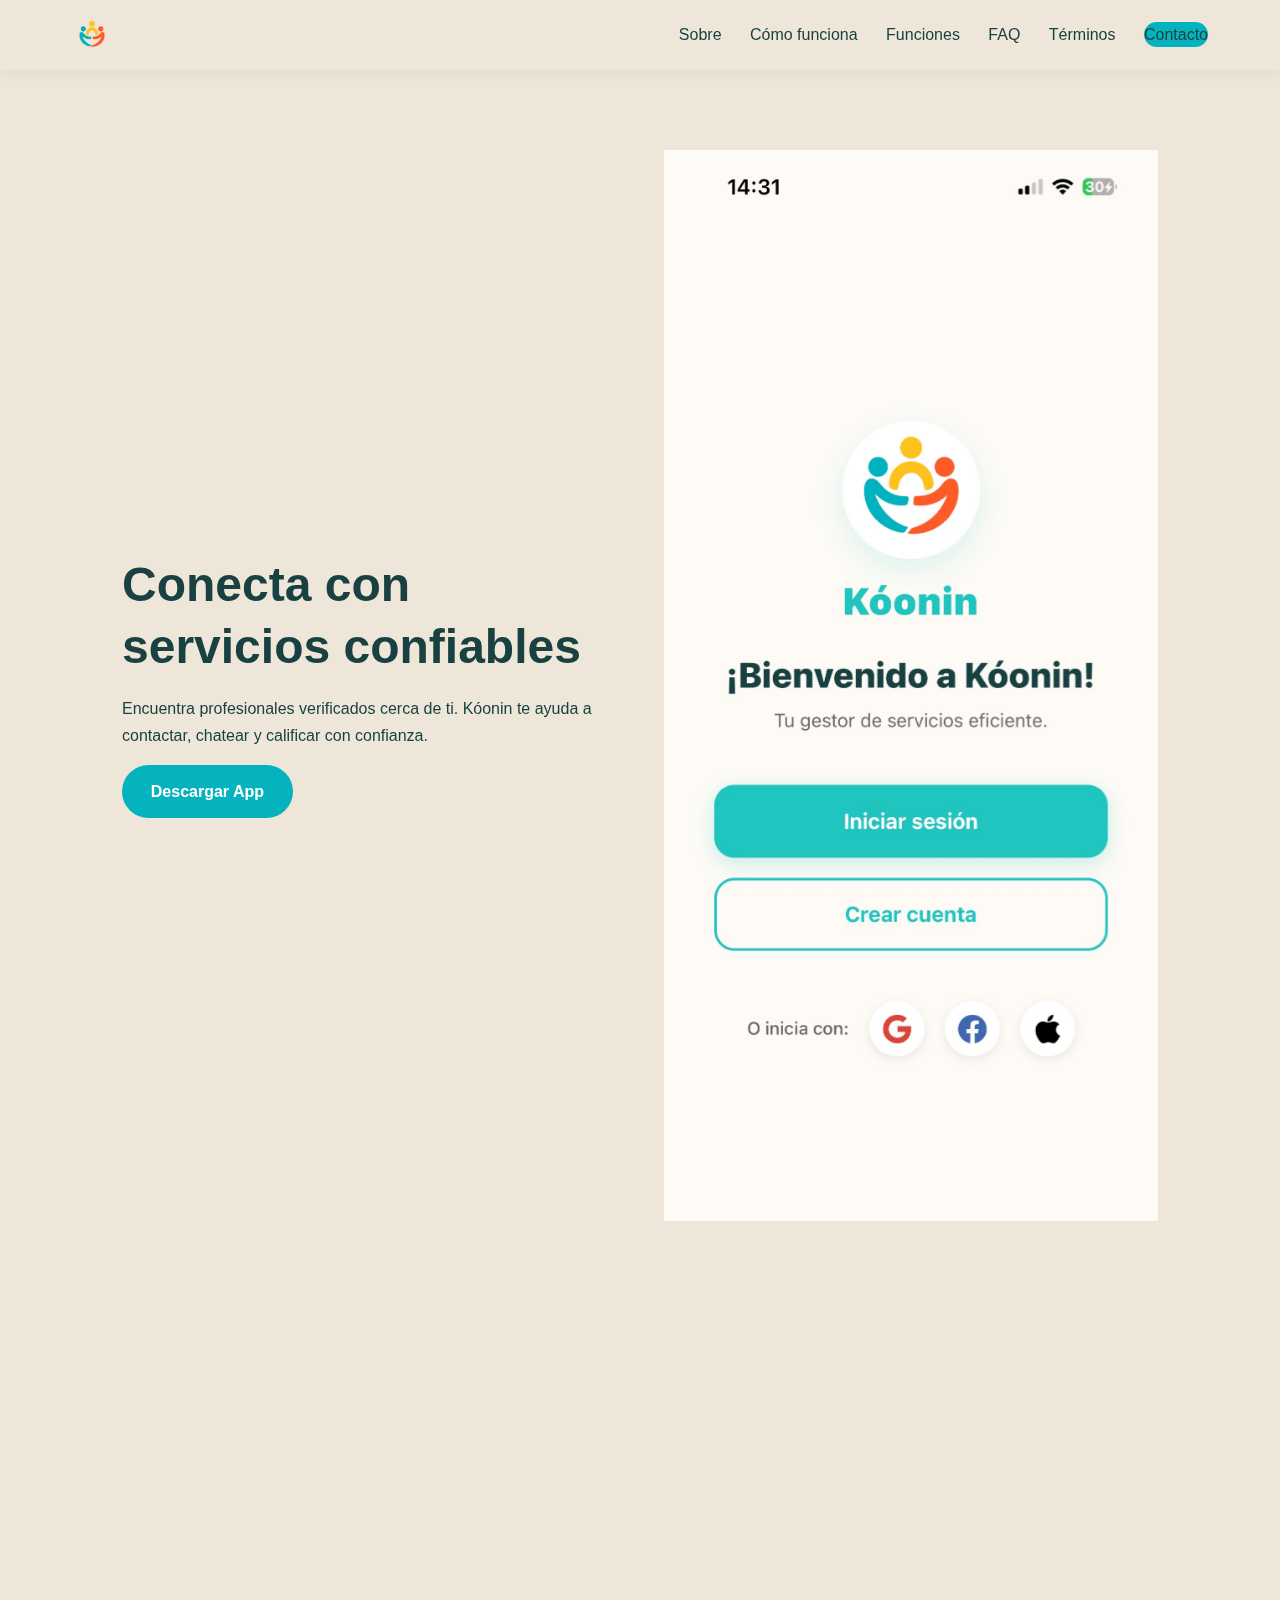
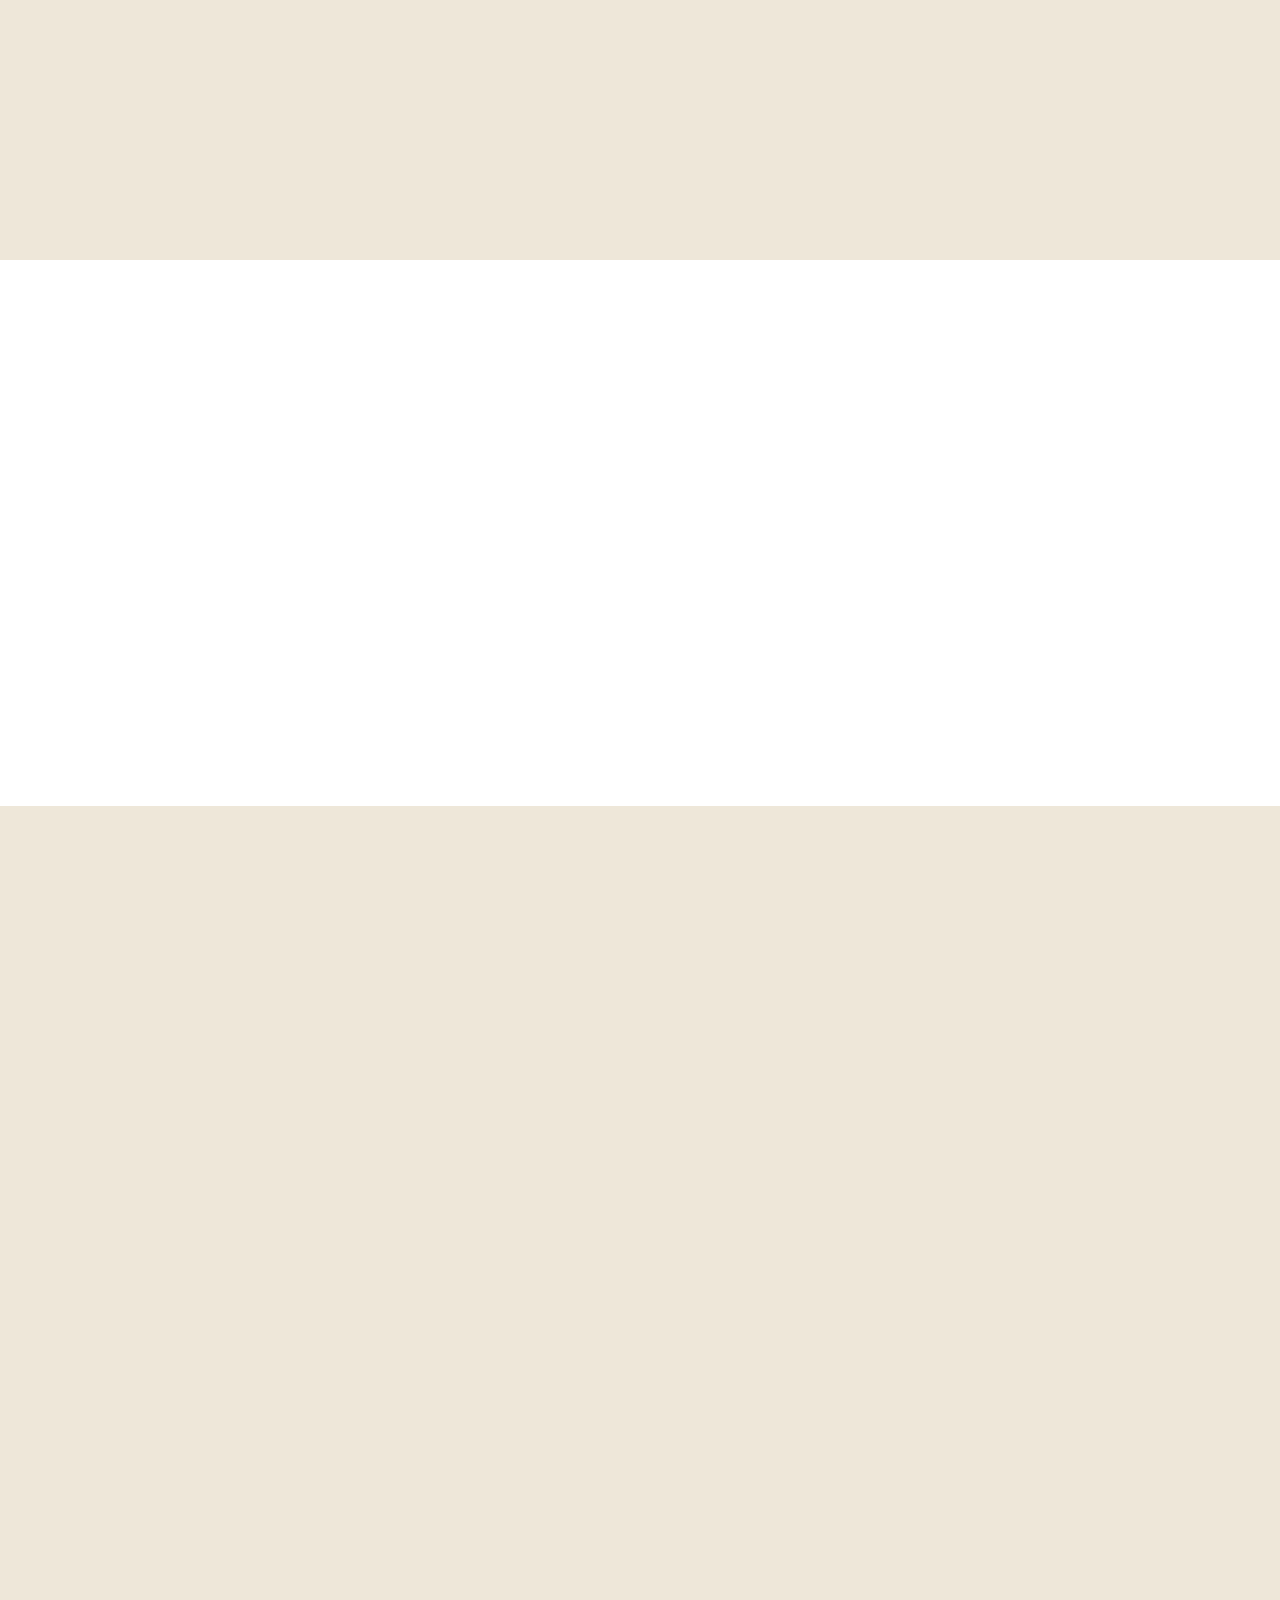
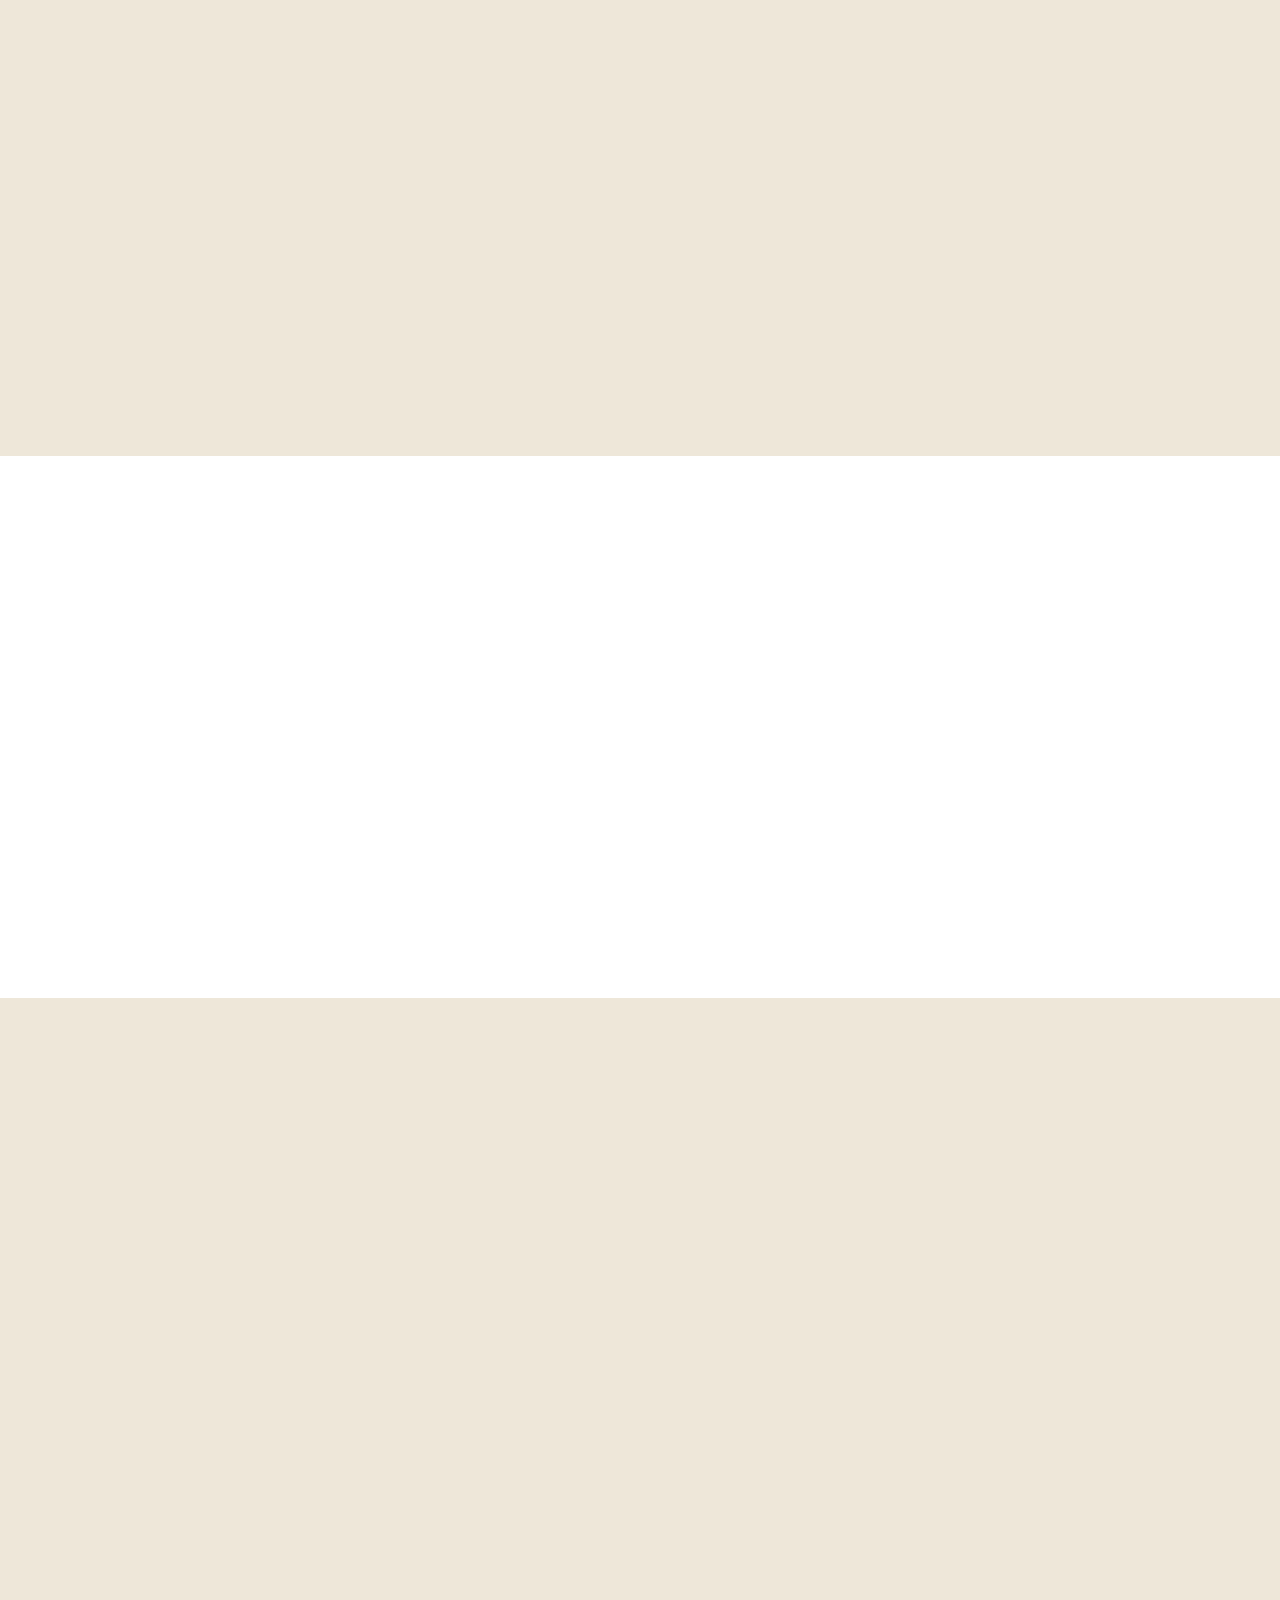
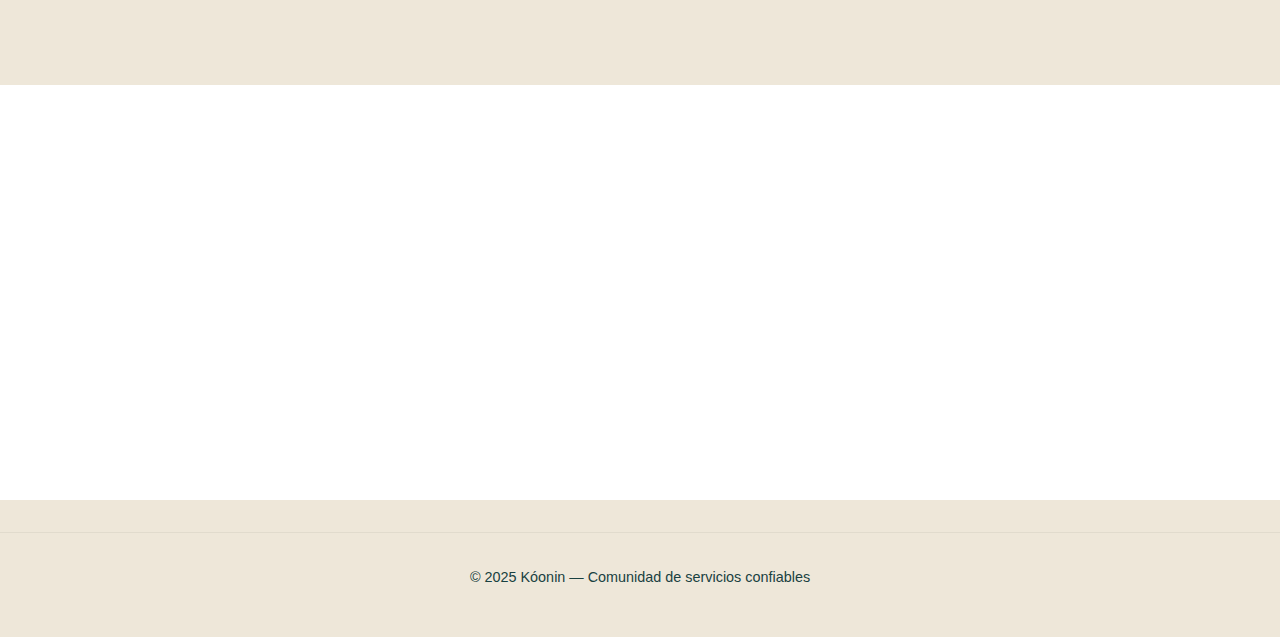
<file: index.html>
<!DOCTYPE html>
<html lang="es">
<head>
  <meta charset="UTF-8" />
  <meta name="viewport" content="width=device-width, initial-scale=1.0" />
  <title>Kóonin – Servicios Confiables</title>
  <meta name="description" content="Kóonin conecta a personas con profesionales verificados y servicios confiables en México.">
  <meta name="author" content="Kóonin">
  <meta http-equiv="Content-Security-Policy" content="default-src 'self'; img-src 'self' data: https:; style-src 'self' 'unsafe-inline'; script-src 'self';">
  <link rel="icon" type="image/png" href="images/favicon.png">
  <link rel="stylesheet" href="styles.css" />
  <link href="https://fonts.googleapis.com/css2?family=Poppins:wght@400;500;600;700&display=swap" rel="stylesheet">
</head>

<body>
  <header class="nav-container">
    <div class="nav">
      <img src="images/logo.png" alt="Kóonin" class="logo" />
      <nav class="nav-links" id="nav-menu">
        <a href="#about">Sobre</a>
        <a href="#how">Cómo funciona</a>
        <a href="#features">Funciones</a>
        <a href="#faq">FAQ</a>
        <a href="#terms">Términos</a>
        <a href="#contact" class="btn-nav">Contacto</a>
      </nav>
      <button class="nav-toggle" id="nav-toggle" aria-label="Abrir menú" aria-expanded="false">
        <span class="bar"></span>
        <span class="bar"></span>
        <span class="bar"></span>
      </button>
    </div>
  </header>

  <section id="hero">
    <div class="container hero-grid">
      <div class="hero-text animate-on-scroll">
        <h1>Conecta con servicios confiables</h1>
        <p>Encuentra profesionales verificados cerca de ti. Kóonin te ayuda a contactar, chatear y calificar con confianza.</p>
        <a href="#" class="btn-primary">Descargar App</a>
      </div>
      <div class="hero-img animate-on-scroll">
        <img src="images/hero-phone.png" alt="Vista previa de la app Kóonin" loading="lazy" />
      </div>
    </div>
  </section>

  <section id="about" class="section">
    <div class="container">
      <h2 class="animate-on-scroll">¿Qué es Kóonin?</h2>
      <p class="animate-on-scroll">Kóonin es una plataforma mexicana que conecta a personas que ofrecen y buscan servicios, con seguridad, transparencia y confianza. Nuestro propósito es construir una comunidad donde la calidad y la reputación sean el centro de cada intercambio.</p>

      <div class="values">
        <div class="value animate-on-scroll">
          <h4>🤝 Confianza</h4>
          <p>Todos los usuarios pueden verificar su identidad y compartir reseñas reales.</p>
        </div>
        <div class="value animate-on-scroll">
          <h4>💬 Comunicación</h4>
          <p>Chat directo y seguro entre clientes y proveedores.</p>
        </div>
        <div class="value animate-on-scroll">
          <h4>🌎 Comunidad</h4>
          <p>Servicios locales que impulsan la economía cercana y sostenible.</p>
        </div>
      </div>
    </div>
  </section>

  <section id="how" class="section alt">
    <div class="container">
      <h2 class="animate-on-scroll">Cómo funciona</h2>
      <div class="steps">
        <div class="step animate-on-scroll">
          <span>1</span>
          <h4>Regístrate</h4>
          <p>Crea tu cuenta con correo o Google, completa tu perfil y listo.</p>
        </div>
        <div class="step animate-on-scroll">
          <span>2</span>
          <h4>Busca o publica</h4>
          <p>Encuentra servicios o publica los tuyos con descripción e imágenes.</p>
        </div>
        <div class="step animate-on-scroll">
          <span>3</span>
          <h4>Conecta</h4>
          <p>Chatea directamente y acuerda los detalles del servicio.</p>
        </div>
        <div class="step animate-on-scroll">
          <span>4</span>
          <h4>Evalúa</h4>
          <p>Deja una reseña para ayudar a otros a elegir con confianza.</p>
        </div>
      </div>
    </div>
  </section>

  <section id="features" class="section">
    <div class="container">
      <h2 class="animate-on-scroll">Funciones principales</h2>
      <div class="grid">
        <div class="card animate-on-scroll">
          <img src="images/service-preview.png" alt="Servicios cercanos" loading="lazy" />
          <h4>Explora servicios</h4>
          <p>Filtra por categoría, ubicación o reputación.</p>
        </div>
        <div class="card animate-on-scroll">
          <h4>Chat seguro</h4>
          <p>Comunicación privada y notificaciones instantáneas.</p>
        </div>
        <div class="card animate-on-scroll">
          <h4>Verificación</h4>
          <p>Confirma identidad y aumenta tu credibilidad.</p>
        </div>
        <div class="card animate-on-scroll">
          <h4>Favoritos</h4>
          <p>Guarda tus servicios o profesionales preferidos.</p>
        </div>
      </div>
    </div>
  </section>

  <section id="faq" class="section alt">
    <div class="container">
      <h2 class="animate-on-scroll">Preguntas frecuentes</h2>
      <details class="faq-item animate-on-scroll">
        <summary>¿Kóonin es gratuito?</summary>
        <p>Sí, registrarte y usar las funciones básicas es completamente gratis.</p>
      </details>
      <details class="faq-item animate-on-scroll">
        <summary>¿Cómo se verifican los usuarios?</summary>
        <p>Solicitamos información básica y foto de perfil, además de validación por correo.</p>
      </details>
      <details class="faq-item animate-on-scroll">
        <summary>¿Puedo ofrecer varios servicios?</summary>
        <p>Sí. Puedes publicar tantos servicios como necesites en tu perfil de proveedor.</p>
      </details>
    </div>
  </section>

  <!-- Sección completa de Términos -->
  <section id="terms" class="section">
    <div class="container animate-on-scroll">
      <h2>Términos y Condiciones</h2>
      <p>Al utilizar la aplicación Kóonin, aceptas los siguientes términos básicos:</p>
      <ul>
        <li>Kóonin no se responsabiliza por acuerdos o transacciones fuera de la plataforma.</li>
        <li>Los usuarios son responsables de la veracidad de la información publicada.</li>
        <li>El mal uso del sistema podrá derivar en la suspensión de la cuenta.</li>
        <li>La privacidad de los datos personales está protegida conforme a la ley mexicana.</li>
      </ul>

      <details class="faq-item animate-on-scroll">
        <summary><strong>Ver versión resumida de los Términos completos</strong></summary>
        <div class="legal-text">
          <p><strong>Koonin, S.A.S. de C.V.</strong> (en lo sucesivo “KOONIN”), con domicilio en (*), da a conocer los Términos y Condiciones Generales de Uso de sus plataformas web y aplicaciones móviles (“Plataformas”).</p>

          <h4>I. USO Y RESTRICCIONES</h4>
          <p>Mediante tu acceso y uso de las Plataformas, aceptas vincularte jurídicamente por estos Términos. KOONIN podrá denegar el acceso o suspender cuentas ante uso indebido.</p>

          <h4>II. MODIFICACIONES</h4>
          <p>KOONIN podrá modificar estos Términos en cualquier momento, siendo la última versión publicada la vigente.</p>

          <h4>III. CUENTA DE USUARIO</h4>
          <p>El Cliente es responsable del uso de su cuenta, usuario y contraseña. KOONIN no se hace responsable por accesos no autorizados derivados de negligencia del usuario.</p>

          <h4>IV. PROPIEDAD INTELECTUAL</h4>
          <p>Todos los logotipos, marcas y materiales de KOONIN están protegidos por la Ley de la Propiedad Industrial. Su uso no autorizado está prohibido.</p>

          <h4>V. JURISDICCIÓN</h4>
          <p>Estos Términos se rigen por las leyes mexicanas. Cualquier controversia será resuelta ante los tribunales competentes de Monterrey, Nuevo León.</p>

          <p><em>Última actualización: Octubre 2025.</em></p>
        </div>
      </details>

      <p style="margin-top: 1.5rem;">
        Si deseas consultar el documento completo, puedes verlo o descargarlo aquí:<br>
        <a href="docs/terminos.pdf" target="_blank" rel="noopener noreferrer" class="btn-primary" style="margin-top: 1rem; display:inline-block;">
          Ver Términos y Condiciones Completos
        </a>
      </p>
    </div>
  </section>

  <section id="contact" class="section alt contact">
    <div class="container animate-on-scroll">
      <h2>Contáctanos</h2>
      <p>¿Tienes dudas o sugerencias? Escríbenos:</p>
      <a href="mailto:hola@koonin.com.mx" class="btn-primary">hola@koonin.com.mx</a>
      <div class="socials">
        <a href="#" aria-label="Instagram"><img src="images/ig.png" alt="Instagram"></a>
        <a href="#" aria-label="Facebook"><img src="images/fb.png" alt="Facebook"></a>
        <a href="#" aria-label="Twitter"><img src="images/x.png" alt="Twitter"></a>
      </div>
    </div>
  </section>

  <footer>
    <p>© 2025 Kóonin — Comunidad de servicios confiables</p>
  </footer>

  <script src="script.js"></script>
</body>
</html>
</file>
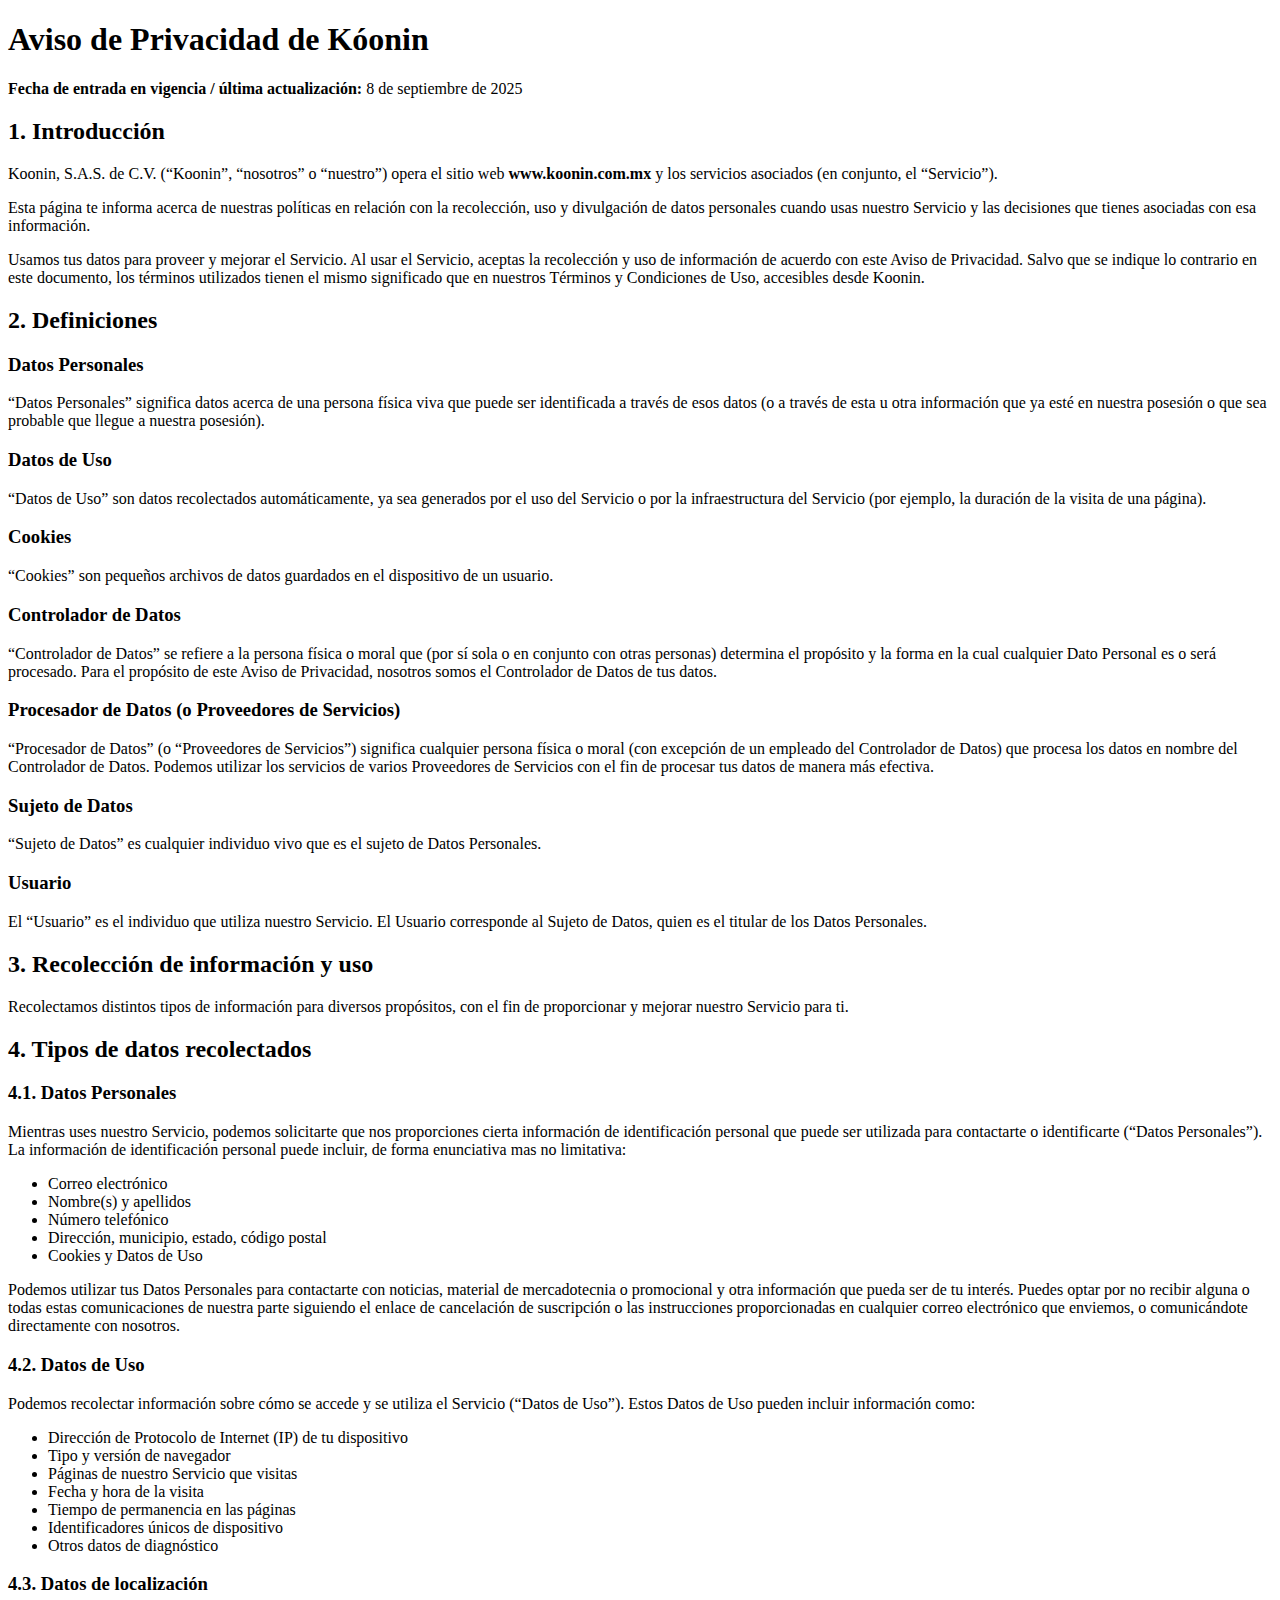
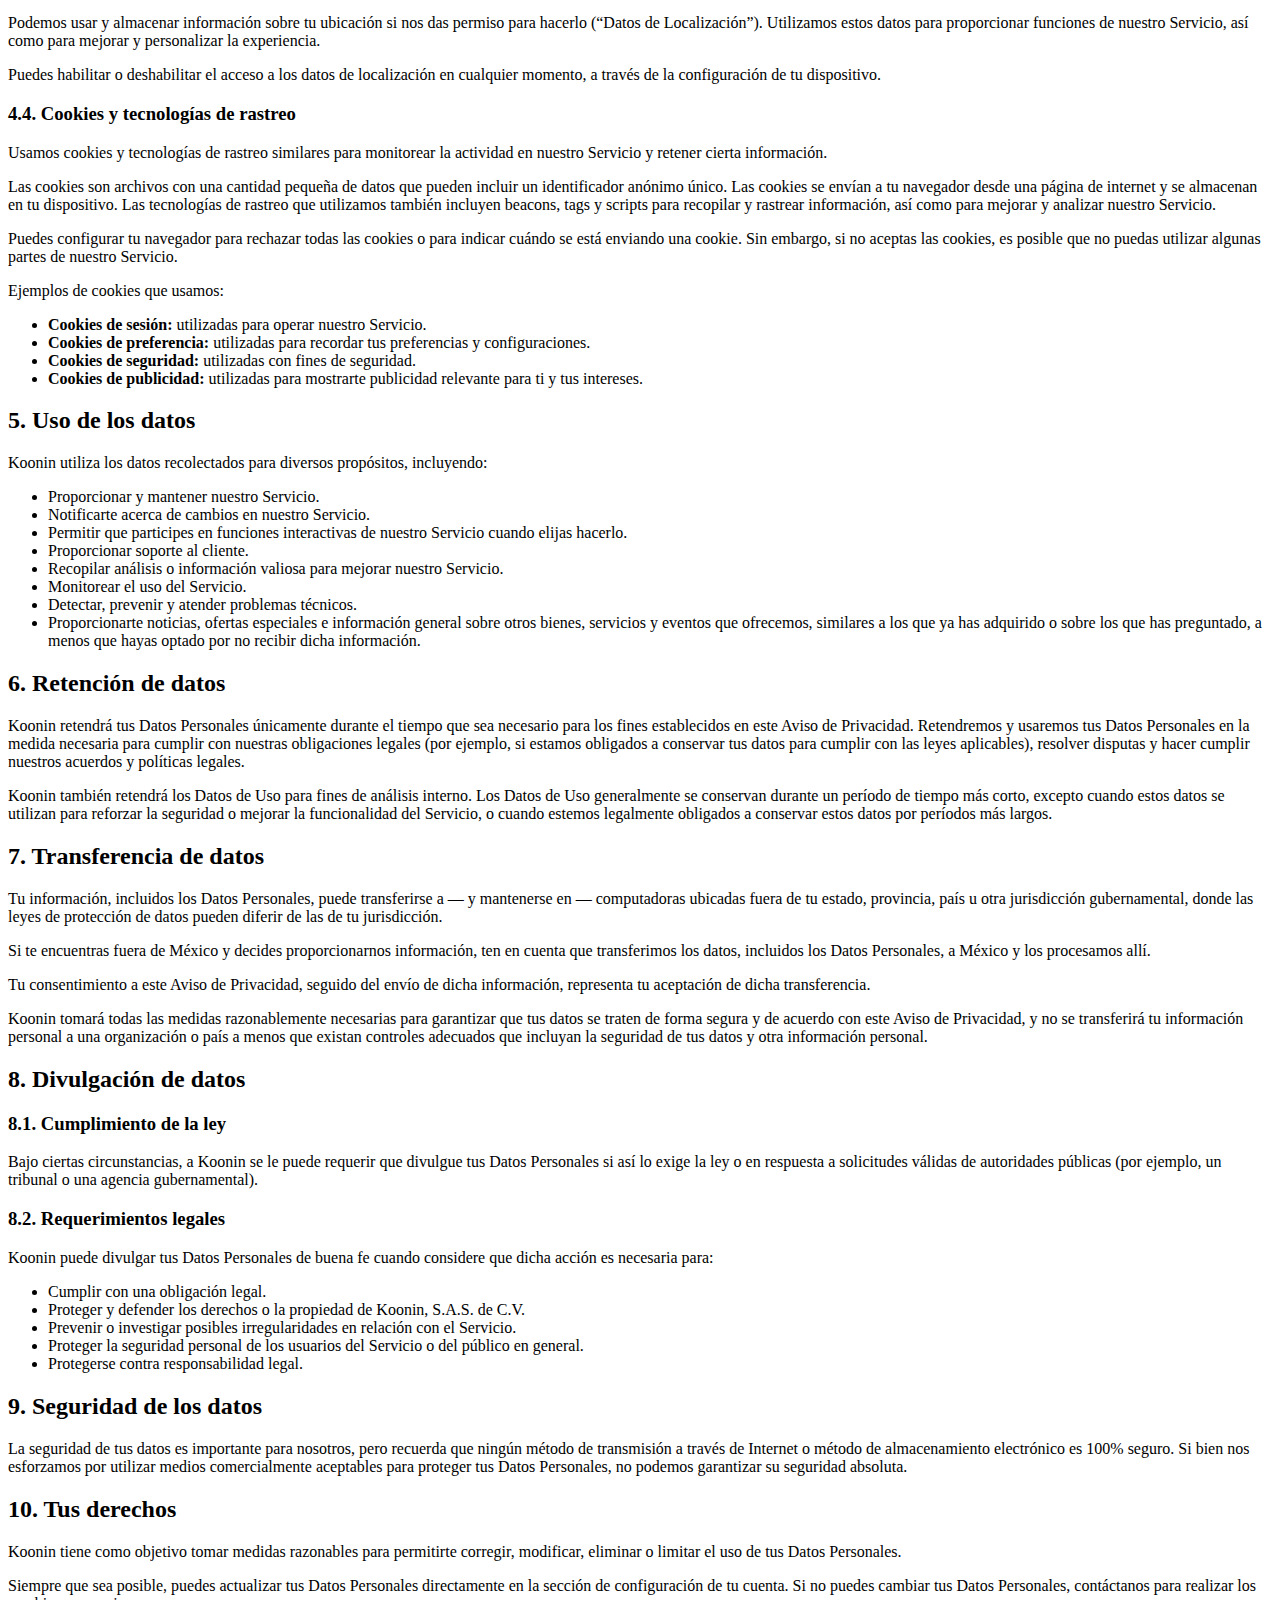
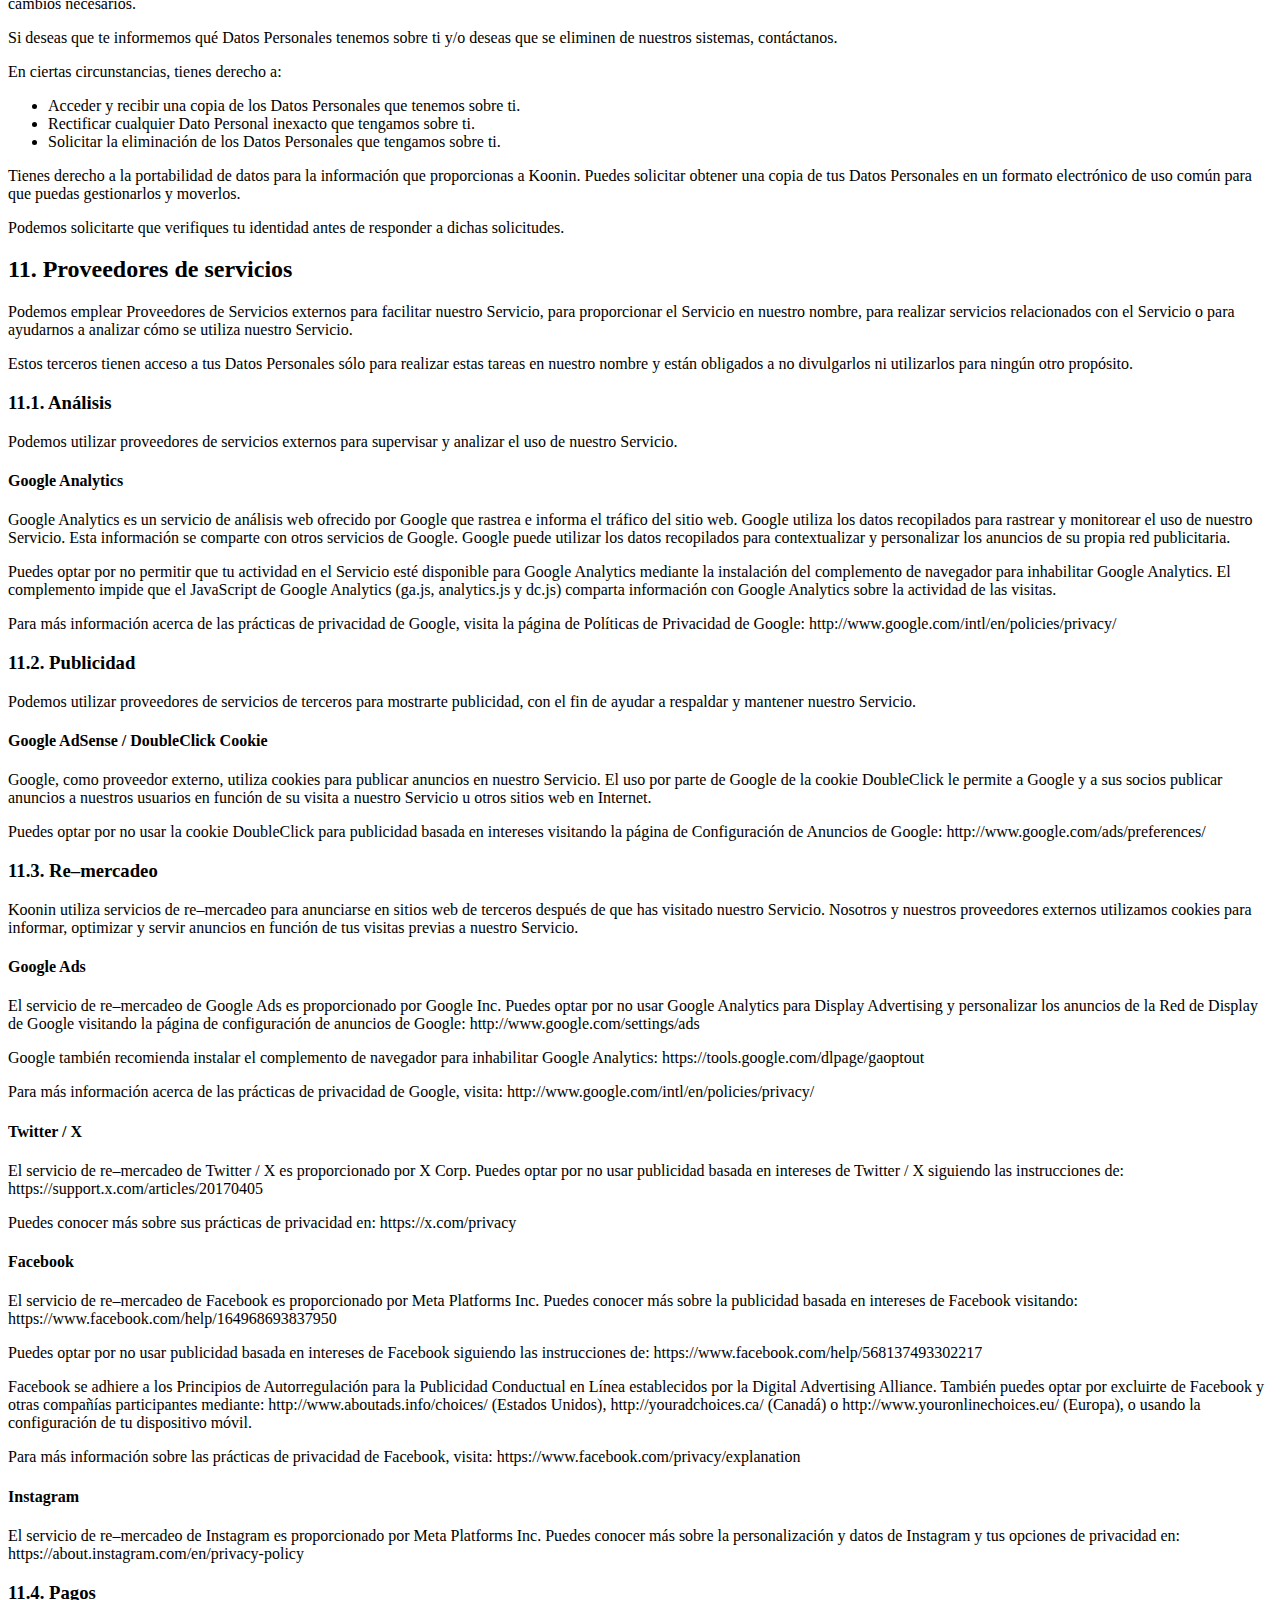
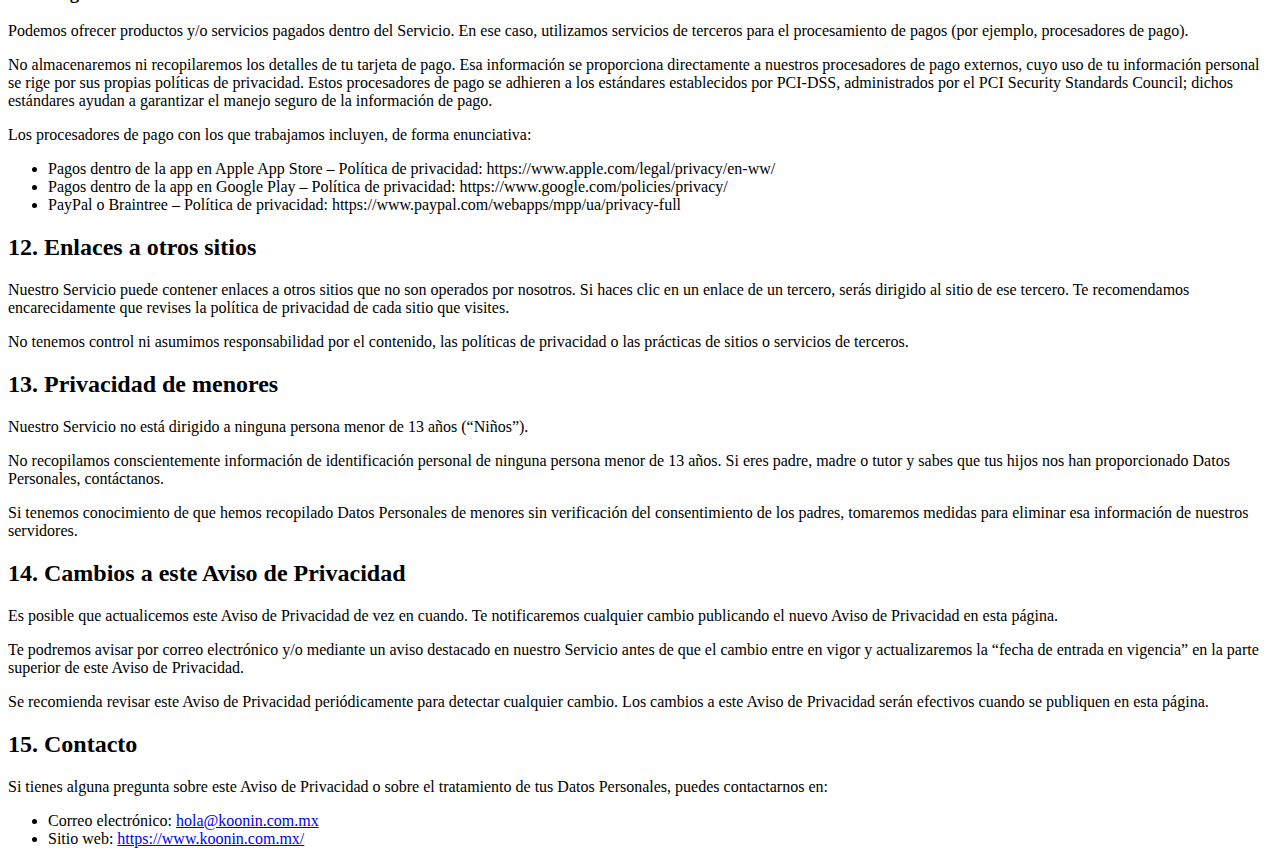
<file: politicas.html>
<!DOCTYPE html>
<html lang="es">
<head>
  <meta charset="UTF-8">
  <title>Aviso de Privacidad de Kóonin</title>
  <meta name="viewport" content="width=device-width, initial-scale=1.0">
  <meta name="description" content="Aviso de Privacidad de Kóonin para el uso de la página web y servicios relacionados.">
</head>
<body>
  <header>
    <h1>Aviso de Privacidad de Kóonin</h1>
    <p><strong>Fecha de entrada en vigencia / última actualización:</strong> 8 de septiembre de 2025</p>
  </header>

  <main>
    <section>
      <h2>1. Introducción</h2>
      <p>
        Koonin, S.A.S. de C.V. (“Koonin”, “nosotros” o “nuestro”) opera el sitio web
        <strong>www.koonin.com.mx</strong> y los servicios asociados (en conjunto, el “Servicio”).
      </p>
      <p>
        Esta página te informa acerca de nuestras políticas en relación con la recolección, uso y divulgación
        de datos personales cuando usas nuestro Servicio y las decisiones que tienes asociadas con esa información.
      </p>
      <p>
        Usamos tus datos para proveer y mejorar el Servicio. Al usar el Servicio, aceptas la recolección y uso de
        información de acuerdo con este Aviso de Privacidad. Salvo que se indique lo contrario en este documento,
        los términos utilizados tienen el mismo significado que en nuestros Términos y Condiciones de Uso,
        accesibles desde Koonin.
      </p>
    </section>

    <section>
      <h2>2. Definiciones</h2>

      <h3>Datos Personales</h3>
      <p>
        “Datos Personales” significa datos acerca de una persona física viva que puede ser identificada a través
        de esos datos (o a través de esta u otra información que ya esté en nuestra posesión o que sea probable
        que llegue a nuestra posesión).
      </p>

      <h3>Datos de Uso</h3>
      <p>
        “Datos de Uso” son datos recolectados automáticamente, ya sea generados por el uso del Servicio o por
        la infraestructura del Servicio (por ejemplo, la duración de la visita de una página).
      </p>

      <h3>Cookies</h3>
      <p>
        “Cookies” son pequeños archivos de datos guardados en el dispositivo de un usuario.
      </p>

      <h3>Controlador de Datos</h3>
      <p>
        “Controlador de Datos” se refiere a la persona física o moral que (por sí sola o en conjunto con otras
        personas) determina el propósito y la forma en la cual cualquier Dato Personal es o será procesado.
        Para el propósito de este Aviso de Privacidad, nosotros somos el Controlador de Datos de tus datos.
      </p>

      <h3>Procesador de Datos (o Proveedores de Servicios)</h3>
      <p>
        “Procesador de Datos” (o “Proveedores de Servicios”) significa cualquier persona física o moral
        (con excepción de un empleado del Controlador de Datos) que procesa los datos en nombre del Controlador de Datos.
        Podemos utilizar los servicios de varios Proveedores de Servicios con el fin de procesar tus datos
        de manera más efectiva.
      </p>

      <h3>Sujeto de Datos</h3>
      <p>
        “Sujeto de Datos” es cualquier individuo vivo que es el sujeto de Datos Personales.
      </p>

      <h3>Usuario</h3>
      <p>
        El “Usuario” es el individuo que utiliza nuestro Servicio. El Usuario corresponde al Sujeto de Datos,
        quien es el titular de los Datos Personales.
      </p>
    </section>

    <section>
      <h2>3. Recolección de información y uso</h2>
      <p>
        Recolectamos distintos tipos de información para diversos propósitos, con el fin de proporcionar
        y mejorar nuestro Servicio para ti.
      </p>
    </section>

    <section>
      <h2>4. Tipos de datos recolectados</h2>

      <h3>4.1. Datos Personales</h3>
      <p>
        Mientras uses nuestro Servicio, podemos solicitarte que nos proporciones cierta información de
        identificación personal que puede ser utilizada para contactarte o identificarte (“Datos Personales”).
        La información de identificación personal puede incluir, de forma enunciativa mas no limitativa:
      </p>
      <ul>
        <li>Correo electrónico</li>
        <li>Nombre(s) y apellidos</li>
        <li>Número telefónico</li>
        <li>Dirección, municipio, estado, código postal</li>
        <li>Cookies y Datos de Uso</li>
      </ul>
      <p>
        Podemos utilizar tus Datos Personales para contactarte con noticias, material de mercadotecnia
        o promocional y otra información que pueda ser de tu interés. Puedes optar por no recibir alguna
        o todas estas comunicaciones de nuestra parte siguiendo el enlace de cancelación de suscripción
        o las instrucciones proporcionadas en cualquier correo electrónico que enviemos, o comunicándote
        directamente con nosotros.
      </p>

      <h3>4.2. Datos de Uso</h3>
      <p>
        Podemos recolectar información sobre cómo se accede y se utiliza el Servicio (“Datos de Uso”).
        Estos Datos de Uso pueden incluir información como:
      </p>
      <ul>
        <li>Dirección de Protocolo de Internet (IP) de tu dispositivo</li>
        <li>Tipo y versión de navegador</li>
        <li>Páginas de nuestro Servicio que visitas</li>
        <li>Fecha y hora de la visita</li>
        <li>Tiempo de permanencia en las páginas</li>
        <li>Identificadores únicos de dispositivo</li>
        <li>Otros datos de diagnóstico</li>
      </ul>

      <h3>4.3. Datos de localización</h3>
      <p>
        Podemos usar y almacenar información sobre tu ubicación si nos das permiso para hacerlo
        (“Datos de Localización”). Utilizamos estos datos para proporcionar funciones de nuestro Servicio,
        así como para mejorar y personalizar la experiencia.
      </p>
      <p>
        Puedes habilitar o deshabilitar el acceso a los datos de localización en cualquier momento,
        a través de la configuración de tu dispositivo.
      </p>

      <h3>4.4. Cookies y tecnologías de rastreo</h3>
      <p>
        Usamos cookies y tecnologías de rastreo similares para monitorear la actividad en nuestro Servicio
        y retener cierta información.
      </p>
      <p>
        Las cookies son archivos con una cantidad pequeña de datos que pueden incluir un identificador
        anónimo único. Las cookies se envían a tu navegador desde una página de internet y se almacenan
        en tu dispositivo. Las tecnologías de rastreo que utilizamos también incluyen beacons, tags y scripts
        para recopilar y rastrear información, así como para mejorar y analizar nuestro Servicio.
      </p>
      <p>
        Puedes configurar tu navegador para rechazar todas las cookies o para indicar cuándo se está
        enviando una cookie. Sin embargo, si no aceptas las cookies, es posible que no puedas utilizar
        algunas partes de nuestro Servicio.
      </p>
      <p>Ejemplos de cookies que usamos:</p>
      <ul>
        <li><strong>Cookies de sesión:</strong> utilizadas para operar nuestro Servicio.</li>
        <li><strong>Cookies de preferencia:</strong> utilizadas para recordar tus preferencias y configuraciones.</li>
        <li><strong>Cookies de seguridad:</strong> utilizadas con fines de seguridad.</li>
        <li><strong>Cookies de publicidad:</strong> utilizadas para mostrarte publicidad relevante para ti y tus intereses.</li>
      </ul>
    </section>

    <section>
      <h2>5. Uso de los datos</h2>
      <p>
        Koonin utiliza los datos recolectados para diversos propósitos, incluyendo:
      </p>
      <ul>
        <li>Proporcionar y mantener nuestro Servicio.</li>
        <li>Notificarte acerca de cambios en nuestro Servicio.</li>
        <li>
          Permitir que participes en funciones interactivas de nuestro Servicio cuando elijas hacerlo.
        </li>
        <li>Proporcionar soporte al cliente.</li>
        <li>Recopilar análisis o información valiosa para mejorar nuestro Servicio.</li>
        <li>Monitorear el uso del Servicio.</li>
        <li>Detectar, prevenir y atender problemas técnicos.</li>
        <li>
          Proporcionarte noticias, ofertas especiales e información general sobre otros bienes,
          servicios y eventos que ofrecemos, similares a los que ya has adquirido o sobre los que
          has preguntado, a menos que hayas optado por no recibir dicha información.
        </li>
      </ul>
    </section>

    <section>
      <h2>6. Retención de datos</h2>
      <p>
        Koonin retendrá tus Datos Personales únicamente durante el tiempo que sea necesario para los
        fines establecidos en este Aviso de Privacidad. Retendremos y usaremos tus Datos Personales
        en la medida necesaria para cumplir con nuestras obligaciones legales (por ejemplo, si estamos
        obligados a conservar tus datos para cumplir con las leyes aplicables), resolver disputas
        y hacer cumplir nuestros acuerdos y políticas legales.
      </p>
      <p>
        Koonin también retendrá los Datos de Uso para fines de análisis interno. Los Datos de Uso
        generalmente se conservan durante un período de tiempo más corto, excepto cuando estos datos
        se utilizan para reforzar la seguridad o mejorar la funcionalidad del Servicio, o cuando
        estemos legalmente obligados a conservar estos datos por períodos más largos.
      </p>
    </section>

    <section>
      <h2>7. Transferencia de datos</h2>
      <p>
        Tu información, incluidos los Datos Personales, puede transferirse a — y mantenerse en —
        computadoras ubicadas fuera de tu estado, provincia, país u otra jurisdicción gubernamental,
        donde las leyes de protección de datos pueden diferir de las de tu jurisdicción.
      </p>
      <p>
        Si te encuentras fuera de México y decides proporcionarnos información, ten en cuenta que
        transferimos los datos, incluidos los Datos Personales, a México y los procesamos allí.
      </p>
      <p>
        Tu consentimiento a este Aviso de Privacidad, seguido del envío de dicha información,
        representa tu aceptación de dicha transferencia.
      </p>
      <p>
        Koonin tomará todas las medidas razonablemente necesarias para garantizar que tus datos se traten
        de forma segura y de acuerdo con este Aviso de Privacidad, y no se transferirá tu información
        personal a una organización o país a menos que existan controles adecuados que incluyan la
        seguridad de tus datos y otra información personal.
      </p>
    </section>

    <section>
      <h2>8. Divulgación de datos</h2>

      <h3>8.1. Cumplimiento de la ley</h3>
      <p>
        Bajo ciertas circunstancias, a Koonin se le puede requerir que divulgue tus Datos Personales
        si así lo exige la ley o en respuesta a solicitudes válidas de autoridades públicas
        (por ejemplo, un tribunal o una agencia gubernamental).
      </p>

      <h3>8.2. Requerimientos legales</h3>
      <p>
        Koonin puede divulgar tus Datos Personales de buena fe cuando considere que dicha acción es necesaria para:
      </p>
      <ul>
        <li>Cumplir con una obligación legal.</li>
        <li>Proteger y defender los derechos o la propiedad de Koonin, S.A.S. de C.V.</li>
        <li>Prevenir o investigar posibles irregularidades en relación con el Servicio.</li>
        <li>
          Proteger la seguridad personal de los usuarios del Servicio o del público en general.
        </li>
        <li>Protegerse contra responsabilidad legal.</li>
      </ul>
    </section>

    <section>
      <h2>9. Seguridad de los datos</h2>
      <p>
        La seguridad de tus datos es importante para nosotros, pero recuerda que ningún método de
        transmisión a través de Internet o método de almacenamiento electrónico es 100% seguro.
        Si bien nos esforzamos por utilizar medios comercialmente aceptables para proteger tus Datos
        Personales, no podemos garantizar su seguridad absoluta.
      </p>
    </section>

    <section>
      <h2>10. Tus derechos</h2>
      <p>
        Koonin tiene como objetivo tomar medidas razonables para permitirte corregir, modificar,
        eliminar o limitar el uso de tus Datos Personales.
      </p>
      <p>
        Siempre que sea posible, puedes actualizar tus Datos Personales directamente en la sección
        de configuración de tu cuenta. Si no puedes cambiar tus Datos Personales, contáctanos para
        realizar los cambios necesarios.
      </p>
      <p>
        Si deseas que te informemos qué Datos Personales tenemos sobre ti y/o deseas que se eliminen
        de nuestros sistemas, contáctanos.
      </p>
      <p>En ciertas circunstancias, tienes derecho a:</p>
      <ul>
        <li>Acceder y recibir una copia de los Datos Personales que tenemos sobre ti.</li>
        <li>Rectificar cualquier Dato Personal inexacto que tengamos sobre ti.</li>
        <li>Solicitar la eliminación de los Datos Personales que tengamos sobre ti.</li>
      </ul>
      <p>
        Tienes derecho a la portabilidad de datos para la información que proporcionas a Koonin.
        Puedes solicitar obtener una copia de tus Datos Personales en un formato electrónico de uso común
        para que puedas gestionarlos y moverlos.
      </p>
      <p>
        Podemos solicitarte que verifiques tu identidad antes de responder a dichas solicitudes.
      </p>
    </section>

    <section>
      <h2>11. Proveedores de servicios</h2>
      <p>
        Podemos emplear Proveedores de Servicios externos para facilitar nuestro Servicio,
        para proporcionar el Servicio en nuestro nombre, para realizar servicios relacionados
        con el Servicio o para ayudarnos a analizar cómo se utiliza nuestro Servicio.
      </p>
      <p>
        Estos terceros tienen acceso a tus Datos Personales sólo para realizar estas tareas en nuestro nombre
        y están obligados a no divulgarlos ni utilizarlos para ningún otro propósito.
      </p>

      <h3>11.1. Análisis</h3>
      <p>
        Podemos utilizar proveedores de servicios externos para supervisar y analizar el uso de nuestro Servicio.
      </p>

      <h4>Google Analytics</h4>
      <p>
        Google Analytics es un servicio de análisis web ofrecido por Google que rastrea e informa el tráfico
        del sitio web. Google utiliza los datos recopilados para rastrear y monitorear el uso de nuestro Servicio.
        Esta información se comparte con otros servicios de Google. Google puede utilizar los datos recopilados
        para contextualizar y personalizar los anuncios de su propia red publicitaria.
      </p>
      <p>
        Puedes optar por no permitir que tu actividad en el Servicio esté disponible para Google Analytics
        mediante la instalación del complemento de navegador para inhabilitar Google Analytics. El complemento
        impide que el JavaScript de Google Analytics (ga.js, analytics.js y dc.js) comparta información con
        Google Analytics sobre la actividad de las visitas.
      </p>
      <p>
        Para más información acerca de las prácticas de privacidad de Google, visita la página de
        Políticas de Privacidad de Google: http://www.google.com/intl/en/policies/privacy/
      </p>

      <h3>11.2. Publicidad</h3>
      <p>
        Podemos utilizar proveedores de servicios de terceros para mostrarte publicidad, con el fin de ayudar
        a respaldar y mantener nuestro Servicio.
      </p>

      <h4>Google AdSense / DoubleClick Cookie</h4>
      <p>
        Google, como proveedor externo, utiliza cookies para publicar anuncios en nuestro Servicio. El uso
        por parte de Google de la cookie DoubleClick le permite a Google y a sus socios publicar anuncios
        a nuestros usuarios en función de su visita a nuestro Servicio u otros sitios web en Internet.
      </p>
      <p>
        Puedes optar por no usar la cookie DoubleClick para publicidad basada en intereses visitando la página
        de Configuración de Anuncios de Google: http://www.google.com/ads/preferences/
      </p>

      <h3>11.3. Re–mercadeo</h3>
      <p>
        Koonin utiliza servicios de re–mercadeo para anunciarse en sitios web de terceros después de que
        has visitado nuestro Servicio. Nosotros y nuestros proveedores externos utilizamos cookies para informar,
        optimizar y servir anuncios en función de tus visitas previas a nuestro Servicio.
      </p>

      <h4>Google Ads</h4>
      <p>
        El servicio de re–mercadeo de Google Ads es proporcionado por Google Inc. Puedes optar por no usar
        Google Analytics para Display Advertising y personalizar los anuncios de la Red de Display de Google
        visitando la página de configuración de anuncios de Google:
        http://www.google.com/settings/ads
      </p>
      <p>
        Google también recomienda instalar el complemento de navegador para inhabilitar Google Analytics:
        https://tools.google.com/dlpage/gaoptout
      </p>
      <p>
        Para más información acerca de las prácticas de privacidad de Google, visita:
        http://www.google.com/intl/en/policies/privacy/
      </p>

      <h4>Twitter / X</h4>
      <p>
        El servicio de re–mercadeo de Twitter / X es proporcionado por X Corp. Puedes optar por no usar
        publicidad basada en intereses de Twitter / X siguiendo las instrucciones de:
        https://support.x.com/articles/20170405
      </p>
      <p>
        Puedes conocer más sobre sus prácticas de privacidad en:
        https://x.com/privacy
      </p>

      <h4>Facebook</h4>
      <p>
        El servicio de re–mercadeo de Facebook es proporcionado por Meta Platforms Inc. Puedes conocer más
        sobre la publicidad basada en intereses de Facebook visitando:
        https://www.facebook.com/help/164968693837950
      </p>
      <p>
        Puedes optar por no usar publicidad basada en intereses de Facebook siguiendo las instrucciones de:
        https://www.facebook.com/help/568137493302217
      </p>
      <p>
        Facebook se adhiere a los Principios de Autorregulación para la Publicidad Conductual en Línea
        establecidos por la Digital Advertising Alliance. También puedes optar por excluirte de Facebook
        y otras compañías participantes mediante:
        http://www.aboutads.info/choices/ (Estados Unidos),
        http://youradchoices.ca/ (Canadá) o
        http://www.youronlinechoices.eu/ (Europa),
        o usando la configuración de tu dispositivo móvil.
      </p>
      <p>
        Para más información sobre las prácticas de privacidad de Facebook, visita:
        https://www.facebook.com/privacy/explanation
      </p>

      <h4>Instagram</h4>
      <p>
        El servicio de re–mercadeo de Instagram es proporcionado por Meta Platforms Inc. Puedes conocer más
        sobre la personalización y datos de Instagram y tus opciones de privacidad en:
        https://about.instagram.com/en/privacy-policy
      </p>

      <h3>11.4. Pagos</h3>
      <p>
        Podemos ofrecer productos y/o servicios pagados dentro del Servicio. En ese caso, utilizamos servicios
        de terceros para el procesamiento de pagos (por ejemplo, procesadores de pago).
      </p>
      <p>
        No almacenaremos ni recopilaremos los detalles de tu tarjeta de pago. Esa información se proporciona
        directamente a nuestros procesadores de pago externos, cuyo uso de tu información personal se rige
        por sus propias políticas de privacidad. Estos procesadores de pago se adhieren a los estándares
        establecidos por PCI-DSS, administrados por el PCI Security Standards Council; dichos estándares
        ayudan a garantizar el manejo seguro de la información de pago.
      </p>
      <p>Los procesadores de pago con los que trabajamos incluyen, de forma enunciativa:</p>
      <ul>
        <li>Pagos dentro de la app en Apple App Store – Política de privacidad: https://www.apple.com/legal/privacy/en-ww/</li>
        <li>Pagos dentro de la app en Google Play – Política de privacidad: https://www.google.com/policies/privacy/</li>
        <li>PayPal o Braintree – Política de privacidad: https://www.paypal.com/webapps/mpp/ua/privacy-full</li>
      </ul>
    </section>

    <section>
      <h2>12. Enlaces a otros sitios</h2>
      <p>
        Nuestro Servicio puede contener enlaces a otros sitios que no son operados por nosotros. Si haces clic
        en un enlace de un tercero, serás dirigido al sitio de ese tercero. Te recomendamos encarecidamente
        que revises la política de privacidad de cada sitio que visites.
      </p>
      <p>
        No tenemos control ni asumimos responsabilidad por el contenido, las políticas de privacidad o las
        prácticas de sitios o servicios de terceros.
      </p>
    </section>

    <section>
      <h2>13. Privacidad de menores</h2>
      <p>
        Nuestro Servicio no está dirigido a ninguna persona menor de 13 años (“Niños”).
      </p>
      <p>
        No recopilamos conscientemente información de identificación personal de ninguna persona menor de 13 años.
        Si eres padre, madre o tutor y sabes que tus hijos nos han proporcionado Datos Personales, contáctanos.
      </p>
      <p>
        Si tenemos conocimiento de que hemos recopilado Datos Personales de menores sin verificación del
        consentimiento de los padres, tomaremos medidas para eliminar esa información de nuestros servidores.
      </p>
    </section>

    <section>
      <h2>14. Cambios a este Aviso de Privacidad</h2>
      <p>
        Es posible que actualicemos este Aviso de Privacidad de vez en cuando. Te notificaremos cualquier
        cambio publicando el nuevo Aviso de Privacidad en esta página.
      </p>
      <p>
        Te podremos avisar por correo electrónico y/o mediante un aviso destacado en nuestro Servicio
        antes de que el cambio entre en vigor y actualizaremos la “fecha de entrada en vigencia” en la
        parte superior de este Aviso de Privacidad.
      </p>
      <p>
        Se recomienda revisar este Aviso de Privacidad periódicamente para detectar cualquier cambio.
        Los cambios a este Aviso de Privacidad serán efectivos cuando se publiquen en esta página.
      </p>
    </section>

    <section>
      <h2>15. Contacto</h2>
      <p>
        Si tienes alguna pregunta sobre este Aviso de Privacidad o sobre el tratamiento de tus Datos Personales,
        puedes contactarnos en:
      </p>
      <ul>
        <li>Correo electrónico: <a href="mailto:hola@koonin.com.mx">hola@koonin.com.mx</a></li>
        <li>Sitio web: <a href="https://www.koonin.com.mx/">https://www.koonin.com.mx/</a></li>
      </ul>
    </section>
  </main>
</body>
</html>
</file>
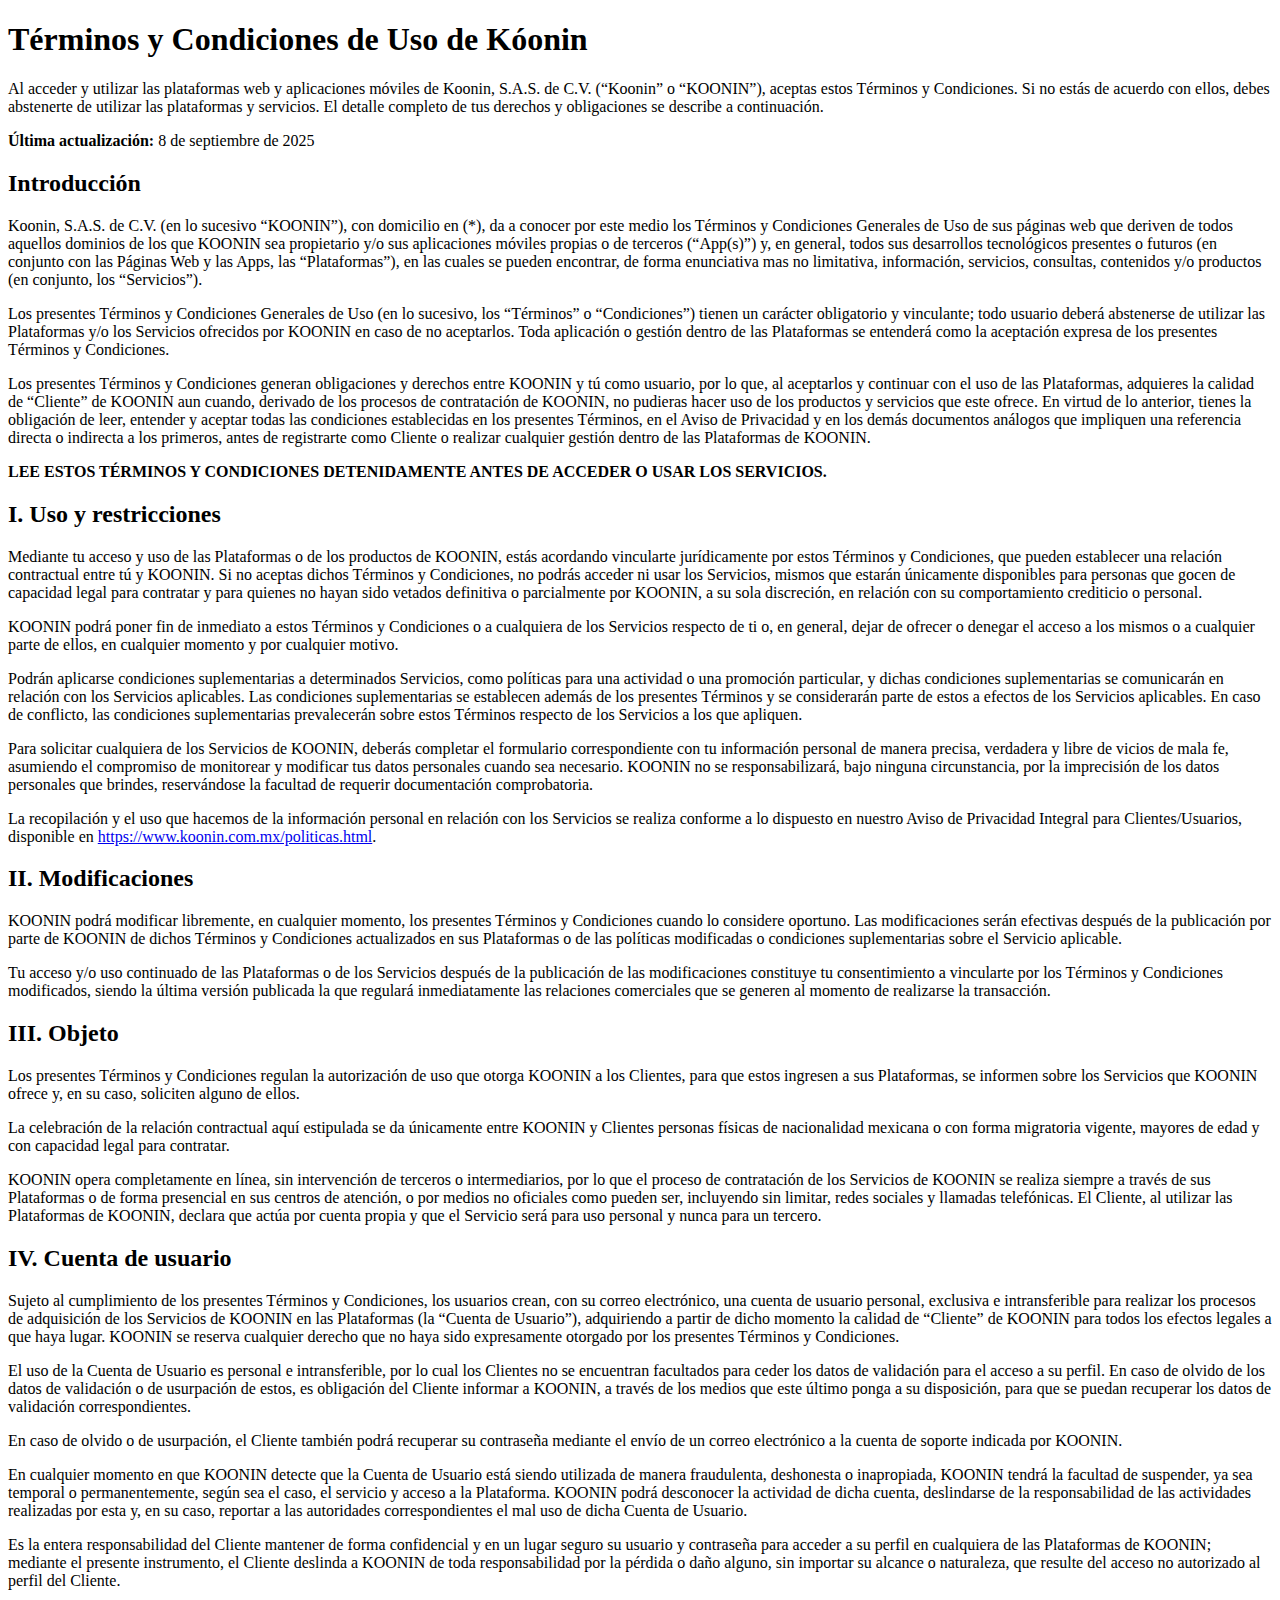
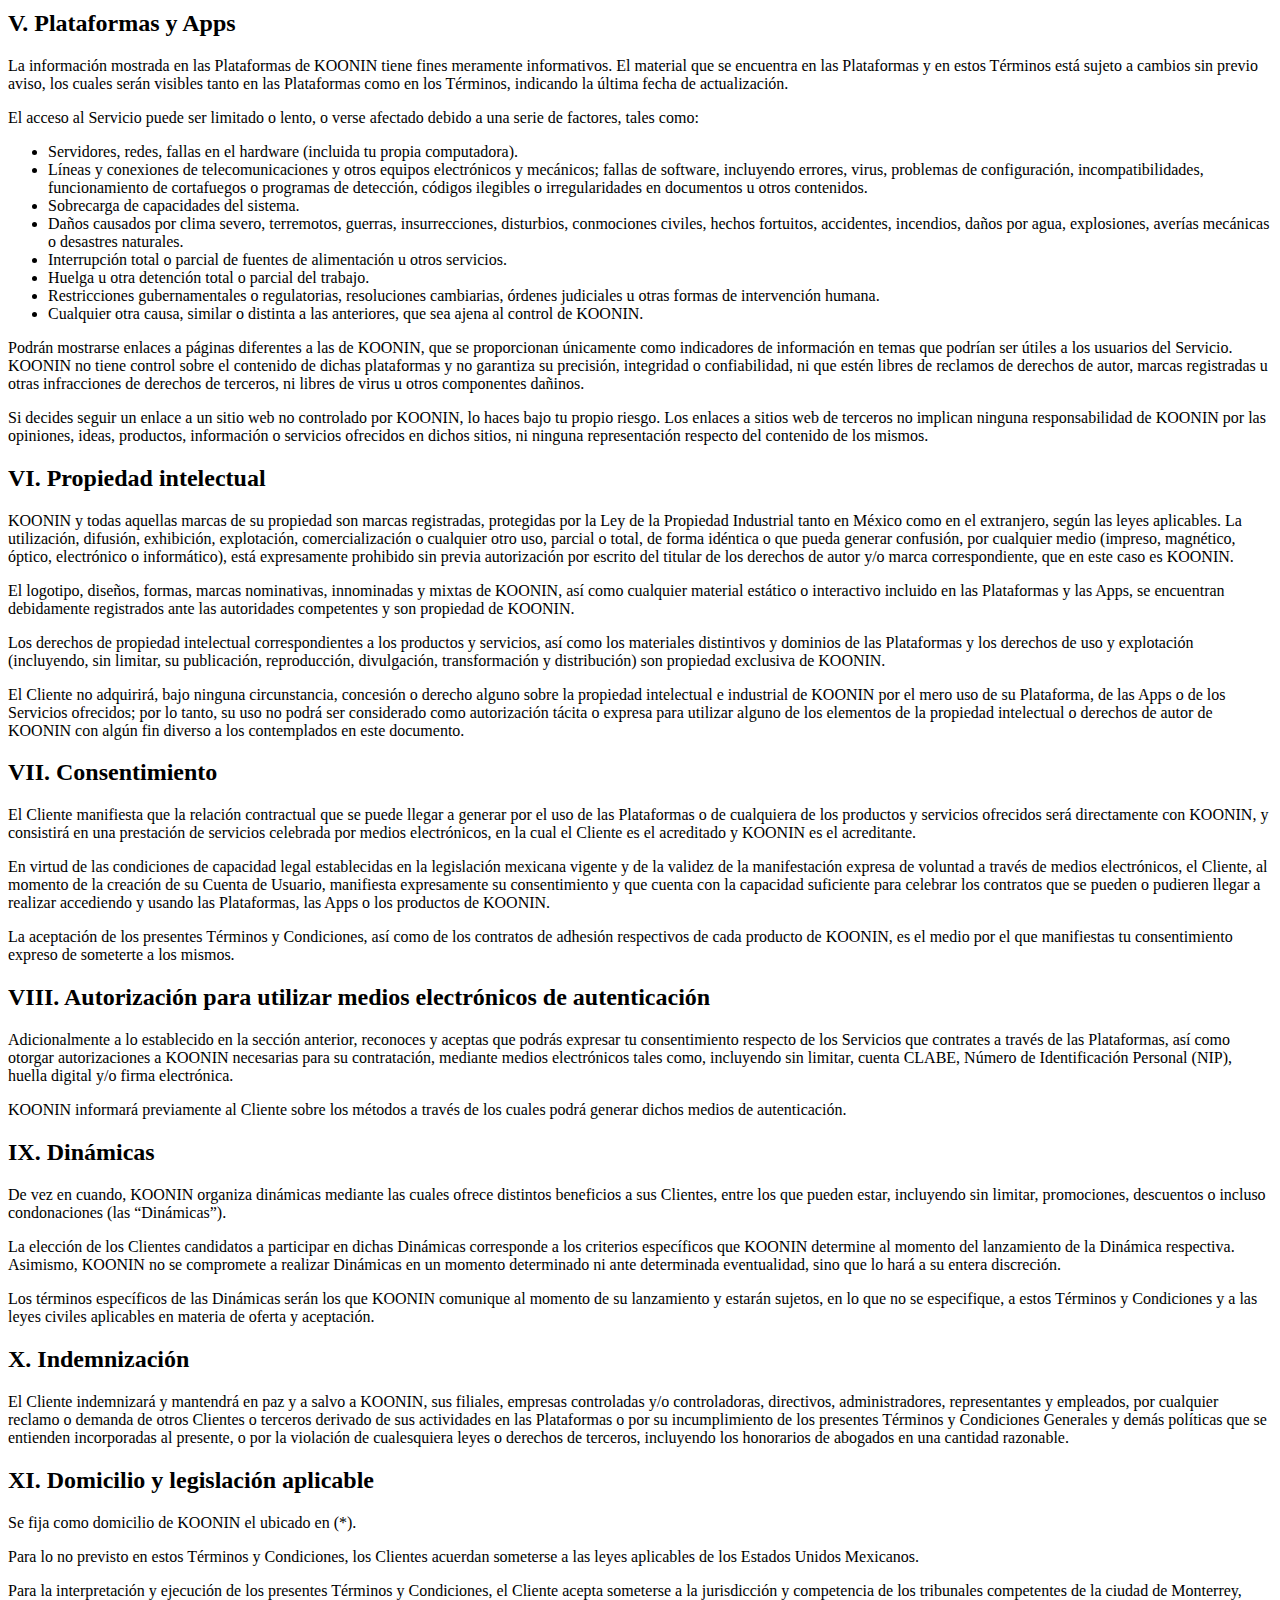
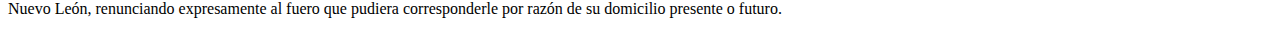
<file: terminos.html>
<!DOCTYPE html>
<html lang="es">
<head>
  <meta charset="UTF-8">
  <title>Términos y Condiciones de Uso de Kóonin</title>
  <meta name="viewport" content="width=device-width, initial-scale=1.0">
  <meta name="description" content="Términos y Condiciones Generales de Uso de las plataformas y servicios de Kóonin.">
</head>
<body>
  <header>
    <h1>Términos y Condiciones de Uso de Kóonin</h1>
    <p>
      Al acceder y utilizar las plataformas web y aplicaciones móviles de Koonin, S.A.S. de C.V.
      (“Koonin” o “KOONIN”), aceptas estos Términos y Condiciones. Si no estás de acuerdo con ellos,
      debes abstenerte de utilizar las plataformas y servicios. El detalle completo de tus derechos y
      obligaciones se describe a continuación.
    </p>
    <p><strong>Última actualización:</strong> 8 de septiembre de 2025</p>
  </header>

  <main>
    <section>
      <h2>Introducción</h2>
      <p>
        Koonin, S.A.S. de C.V. (en lo sucesivo “KOONIN”), con domicilio en (*), da a conocer por este medio
        los Términos y Condiciones Generales de Uso de sus páginas web que deriven de todos aquellos dominios
        de los que KOONIN sea propietario y/o sus aplicaciones móviles propias o de terceros (“App(s)”) y,
        en general, todos sus desarrollos tecnológicos presentes o futuros (en conjunto con las Páginas Web
        y las Apps, las “Plataformas”), en las cuales se pueden encontrar, de forma enunciativa mas no limitativa,
        información, servicios, consultas, contenidos y/o productos (en conjunto, los “Servicios”).
      </p>
      <p>
        Los presentes Términos y Condiciones Generales de Uso (en lo sucesivo, los “Términos” o “Condiciones”)
        tienen un carácter obligatorio y vinculante; todo usuario deberá abstenerse de utilizar las Plataformas
        y/o los Servicios ofrecidos por KOONIN en caso de no aceptarlos. Toda aplicación o gestión dentro de
        las Plataformas se entenderá como la aceptación expresa de los presentes Términos y Condiciones.
      </p>
      <p>
        Los presentes Términos y Condiciones generan obligaciones y derechos entre KOONIN y tú como usuario, por lo que,
        al aceptarlos y continuar con el uso de las Plataformas, adquieres la calidad de “Cliente” de KOONIN aun cuando,
        derivado de los procesos de contratación de KOONIN, no pudieras hacer uso de los productos y servicios
        que este ofrece. En virtud de lo anterior, tienes la obligación de leer, entender y aceptar todas las
        condiciones establecidas en los presentes Términos, en el Aviso de Privacidad y en los demás documentos
        análogos que impliquen una referencia directa o indirecta a los primeros, antes de registrarte como
        Cliente o realizar cualquier gestión dentro de las Plataformas de KOONIN.
      </p>
      <p><strong>LEE ESTOS TÉRMINOS Y CONDICIONES DETENIDAMENTE ANTES DE ACCEDER O USAR LOS SERVICIOS.</strong></p>
    </section>

    <section>
      <h2>I. Uso y restricciones</h2>
      <p>
        Mediante tu acceso y uso de las Plataformas o de los productos de KOONIN, estás acordando vincularte
        jurídicamente por estos Términos y Condiciones, que pueden establecer una relación contractual
        entre tú y KOONIN. Si no aceptas dichos Términos y Condiciones, no podrás acceder ni usar los Servicios,
        mismos que estarán únicamente disponibles para personas que gocen de capacidad legal para contratar
        y para quienes no hayan sido vetados definitiva o parcialmente por KOONIN, a su sola discreción,
        en relación con su comportamiento crediticio o personal.
      </p>
      <p>
        KOONIN podrá poner fin de inmediato a estos Términos y Condiciones o a cualquiera de los Servicios
        respecto de ti o, en general, dejar de ofrecer o denegar el acceso a los mismos o a cualquier parte de ellos,
        en cualquier momento y por cualquier motivo.
      </p>
      <p>
        Podrán aplicarse condiciones suplementarias a determinados Servicios, como políticas para una actividad
        o una promoción particular, y dichas condiciones suplementarias se comunicarán en relación con los
        Servicios aplicables. Las condiciones suplementarias se establecen además de los presentes Términos
        y se considerarán parte de estos a efectos de los Servicios aplicables. En caso de conflicto, las
        condiciones suplementarias prevalecerán sobre estos Términos respecto de los Servicios a los que apliquen.
      </p>
      <p>
        Para solicitar cualquiera de los Servicios de KOONIN, deberás completar el formulario correspondiente con
        tu información personal de manera precisa, verdadera y libre de vicios de mala fe, asumiendo el compromiso
        de monitorear y modificar tus datos personales cuando sea necesario. KOONIN no se responsabilizará, bajo
        ninguna circunstancia, por la imprecisión de los datos personales que brindes, reservándose la facultad
        de requerir documentación comprobatoria.
      </p>
      <p>
        La recopilación y el uso que hacemos de la información personal en relación con los Servicios se realiza
        conforme a lo dispuesto en nuestro Aviso de Privacidad Integral para Clientes/Usuarios, disponible en
        <a href="https://www.koonin.com.mx/politicas.html">https://www.koonin.com.mx/politicas.html</a>.
      </p>
    </section>

    <section>
      <h2>II. Modificaciones</h2>
      <p>
        KOONIN podrá modificar libremente, en cualquier momento, los presentes Términos y Condiciones cuando lo
        considere oportuno. Las modificaciones serán efectivas después de la publicación por parte de KOONIN
        de dichos Términos y Condiciones actualizados en sus Plataformas o de las políticas modificadas o
        condiciones suplementarias sobre el Servicio aplicable.
      </p>
      <p>
        Tu acceso y/o uso continuado de las Plataformas o de los Servicios después de la publicación de las
        modificaciones constituye tu consentimiento a vincularte por los Términos y Condiciones modificados,
        siendo la última versión publicada la que regulará inmediatamente las relaciones comerciales que se
        generen al momento de realizarse la transacción.
      </p>
    </section>

    <section>
      <h2>III. Objeto</h2>
      <p>
        Los presentes Términos y Condiciones regulan la autorización de uso que otorga KOONIN a los Clientes,
        para que estos ingresen a sus Plataformas, se informen sobre los Servicios que KOONIN ofrece y, en su caso,
        soliciten alguno de ellos.
      </p>
      <p>
        La celebración de la relación contractual aquí estipulada se da únicamente entre KOONIN y Clientes
        personas físicas de nacionalidad mexicana o con forma migratoria vigente, mayores de edad y con capacidad
        legal para contratar.
      </p>
      <p>
        KOONIN opera completamente en línea, sin intervención de terceros o intermediarios, por lo que el proceso de
        contratación de los Servicios de KOONIN se realiza siempre a través de sus Plataformas o de forma presencial
        en sus centros de atención, o por medios no oficiales como pueden ser, incluyendo sin limitar, redes sociales
        y llamadas telefónicas. El Cliente, al utilizar las Plataformas de KOONIN, declara que actúa por cuenta propia
        y que el Servicio será para uso personal y nunca para un tercero.
      </p>
    </section>

    <section>
      <h2>IV. Cuenta de usuario</h2>
      <p>
        Sujeto al cumplimiento de los presentes Términos y Condiciones, los usuarios crean, con su correo electrónico,
        una cuenta de usuario personal, exclusiva e intransferible para realizar los procesos de adquisición de los
        Servicios de KOONIN en las Plataformas (la “Cuenta de Usuario”), adquiriendo a partir de dicho momento la
        calidad de “Cliente” de KOONIN para todos los efectos legales a que haya lugar. KOONIN se reserva cualquier
        derecho que no haya sido expresamente otorgado por los presentes Términos y Condiciones.
      </p>
      <p>
        El uso de la Cuenta de Usuario es personal e intransferible, por lo cual los Clientes no se encuentran
        facultados para ceder los datos de validación para el acceso a su perfil. En caso de olvido de los datos
        de validación o de usurpación de estos, es obligación del Cliente informar a KOONIN, a través de los medios
        que este último ponga a su disposición, para que se puedan recuperar los datos de validación correspondientes.
      </p>
      <p>
        En caso de olvido o de usurpación, el Cliente también podrá recuperar su contraseña mediante el envío de un
        correo electrónico a la cuenta de soporte indicada por KOONIN.
      </p>
      <p>
        En cualquier momento en que KOONIN detecte que la Cuenta de Usuario está siendo utilizada de manera fraudulenta,
        deshonesta o inapropiada, KOONIN tendrá la facultad de suspender, ya sea temporal o permanentemente, según sea
        el caso, el servicio y acceso a la Plataforma. KOONIN podrá desconocer la actividad de dicha cuenta, deslindarse
        de la responsabilidad de las actividades realizadas por esta y, en su caso, reportar a las autoridades
        correspondientes el mal uso de dicha Cuenta de Usuario.
      </p>
      <p>
        Es la entera responsabilidad del Cliente mantener de forma confidencial y en un lugar seguro su usuario
        y contraseña para acceder a su perfil en cualquiera de las Plataformas de KOONIN; mediante el presente instrumento,
        el Cliente deslinda a KOONIN de toda responsabilidad por la pérdida o daño alguno, sin importar su alcance o
        naturaleza, que resulte del acceso no autorizado al perfil del Cliente.
      </p>
    </section>

    <section>
      <h2>V. Plataformas y Apps</h2>
      <p>
        La información mostrada en las Plataformas de KOONIN tiene fines meramente informativos. El material que se
        encuentra en las Plataformas y en estos Términos está sujeto a cambios sin previo aviso, los cuales serán
        visibles tanto en las Plataformas como en los Términos, indicando la última fecha de actualización.
      </p>
      <p>
        El acceso al Servicio puede ser limitado o lento, o verse afectado debido a una serie de factores, tales como:
      </p>
      <ul>
        <li>Servidores, redes, fallas en el hardware (incluida tu propia computadora).</li>
        <li>
          Líneas y conexiones de telecomunicaciones y otros equipos electrónicos y mecánicos; fallas de software,
          incluyendo errores, virus, problemas de configuración, incompatibilidades, funcionamiento de cortafuegos
          o programas de detección, códigos ilegibles o irregularidades en documentos u otros contenidos.
        </li>
        <li>Sobrecarga de capacidades del sistema.</li>
        <li>
          Daños causados por clima severo, terremotos, guerras, insurrecciones, disturbios, conmociones civiles,
          hechos fortuitos, accidentes, incendios, daños por agua, explosiones, averías mecánicas o desastres naturales.
        </li>
        <li>Interrupción total o parcial de fuentes de alimentación u otros servicios.</li>
        <li>Huelga u otra detención total o parcial del trabajo.</li>
        <li>
          Restricciones gubernamentales o regulatorias, resoluciones cambiarias, órdenes judiciales u otras formas
          de intervención humana.
        </li>
        <li>
          Cualquier otra causa, similar o distinta a las anteriores, que sea ajena al control de KOONIN.
        </li>
      </ul>
      <p>
        Podrán mostrarse enlaces a páginas diferentes a las de KOONIN, que se proporcionan únicamente como indicadores
        de información en temas que podrían ser útiles a los usuarios del Servicio. KOONIN no tiene control sobre
        el contenido de dichas plataformas y no garantiza su precisión, integridad o confiabilidad, ni que estén
        libres de reclamos de derechos de autor, marcas registradas u otras infracciones de derechos de terceros,
        ni libres de virus u otros componentes dañinos.
      </p>
      <p>
        Si decides seguir un enlace a un sitio web no controlado por KOONIN, lo haces bajo tu propio riesgo.
        Los enlaces a sitios web de terceros no implican ninguna responsabilidad de KOONIN por las opiniones, ideas,
        productos, información o servicios ofrecidos en dichos sitios, ni ninguna representación respecto del contenido
        de los mismos.
      </p>
    </section>

    <section>
      <h2>VI. Propiedad intelectual</h2>
      <p>
        KOONIN y todas aquellas marcas de su propiedad son marcas registradas, protegidas por la Ley de la Propiedad
        Industrial tanto en México como en el extranjero, según las leyes aplicables. La utilización, difusión,
        exhibición, explotación, comercialización o cualquier otro uso, parcial o total, de forma idéntica o que
        pueda generar confusión, por cualquier medio (impreso, magnético, óptico, electrónico o informático),
        está expresamente prohibido sin previa autorización por escrito del titular de los derechos de autor y/o
        marca correspondiente, que en este caso es KOONIN.
      </p>
      <p>
        El logotipo, diseños, formas, marcas nominativas, innominadas y mixtas de KOONIN, así como cualquier
        material estático o interactivo incluido en las Plataformas y las Apps, se encuentran debidamente registrados
        ante las autoridades competentes y son propiedad de KOONIN.
      </p>
      <p>
        Los derechos de propiedad intelectual correspondientes a los productos y servicios, así como los materiales
        distintivos y dominios de las Plataformas y los derechos de uso y explotación (incluyendo, sin limitar,
        su publicación, reproducción, divulgación, transformación y distribución) son propiedad exclusiva de KOONIN.
      </p>
      <p>
        El Cliente no adquirirá, bajo ninguna circunstancia, concesión o derecho alguno sobre la propiedad intelectual
        e industrial de KOONIN por el mero uso de su Plataforma, de las Apps o de los Servicios ofrecidos; por lo tanto,
        su uso no podrá ser considerado como autorización tácita o expresa para utilizar alguno de los elementos de la
        propiedad intelectual o derechos de autor de KOONIN con algún fin diverso a los contemplados en este documento.
      </p>
    </section>

    <section>
      <h2>VII. Consentimiento</h2>
      <p>
        El Cliente manifiesta que la relación contractual que se puede llegar a generar por el uso de las Plataformas
        o de cualquiera de los productos y servicios ofrecidos será directamente con KOONIN, y consistirá en una
        prestación de servicios celebrada por medios electrónicos, en la cual el Cliente es el acreditado y KOONIN
        es el acreditante.
      </p>
      <p>
        En virtud de las condiciones de capacidad legal establecidas en la legislación mexicana vigente y de la validez
        de la manifestación expresa de voluntad a través de medios electrónicos, el Cliente, al momento de la creación
        de su Cuenta de Usuario, manifiesta expresamente su consentimiento y que cuenta con la capacidad suficiente
        para celebrar los contratos que se pueden o pudieren llegar a realizar accediendo y usando las Plataformas,
        las Apps o los productos de KOONIN.
      </p>
      <p>
        La aceptación de los presentes Términos y Condiciones, así como de los contratos de adhesión respectivos
        de cada producto de KOONIN, es el medio por el que manifiestas tu consentimiento expreso de someterte a los mismos.
      </p>
    </section>

    <section>
      <h2>VIII. Autorización para utilizar medios electrónicos de autenticación</h2>
      <p>
        Adicionalmente a lo establecido en la sección anterior, reconoces y aceptas que podrás expresar tu consentimiento
        respecto de los Servicios que contrates a través de las Plataformas, así como otorgar autorizaciones a KOONIN
        necesarias para su contratación, mediante medios electrónicos tales como, incluyendo sin limitar, cuenta CLABE,
        Número de Identificación Personal (NIP), huella digital y/o firma electrónica.
      </p>
      <p>
        KOONIN informará previamente al Cliente sobre los métodos a través de los cuales podrá generar dichos medios
        de autenticación.
      </p>
    </section>

    <section>
      <h2>IX. Dinámicas</h2>
      <p>
        De vez en cuando, KOONIN organiza dinámicas mediante las cuales ofrece distintos beneficios a sus Clientes,
        entre los que pueden estar, incluyendo sin limitar, promociones, descuentos o incluso condonaciones
        (las “Dinámicas”).
      </p>
      <p>
        La elección de los Clientes candidatos a participar en dichas Dinámicas corresponde a los criterios específicos
        que KOONIN determine al momento del lanzamiento de la Dinámica respectiva. Asimismo, KOONIN no se compromete
        a realizar Dinámicas en un momento determinado ni ante determinada eventualidad, sino que lo hará a su entera
        discreción.
      </p>
      <p>
        Los términos específicos de las Dinámicas serán los que KOONIN comunique al momento de su lanzamiento y estarán
        sujetos, en lo que no se especifique, a estos Términos y Condiciones y a las leyes civiles aplicables en materia
        de oferta y aceptación.
      </p>
    </section>

    <section>
      <h2>X. Indemnización</h2>
      <p>
        El Cliente indemnizará y mantendrá en paz y a salvo a KOONIN, sus filiales, empresas controladas y/o controladoras,
        directivos, administradores, representantes y empleados, por cualquier reclamo o demanda de otros Clientes o
        terceros derivado de sus actividades en las Plataformas o por su incumplimiento de los presentes Términos
        y Condiciones Generales y demás políticas que se entienden incorporadas al presente, o por la violación de
        cualesquiera leyes o derechos de terceros, incluyendo los honorarios de abogados en una cantidad razonable.
      </p>
    </section>

    <section>
      <h2>XI. Domicilio y legislación aplicable</h2>
      <p>
        Se fija como domicilio de KOONIN el ubicado en (*).
      </p>
      <p>
        Para lo no previsto en estos Términos y Condiciones, los Clientes acuerdan someterse a las leyes aplicables
        de los Estados Unidos Mexicanos.
      </p>
      <p>
        Para la interpretación y ejecución de los presentes Términos y Condiciones, el Cliente acepta someterse
        a la jurisdicción y competencia de los tribunales competentes de la ciudad de Monterrey, Nuevo León,
        renunciando expresamente al fuero que pudiera corresponderle por razón de su domicilio presente o futuro.
      </p>
    </section>
  </main>
</body>
</html>
</file>
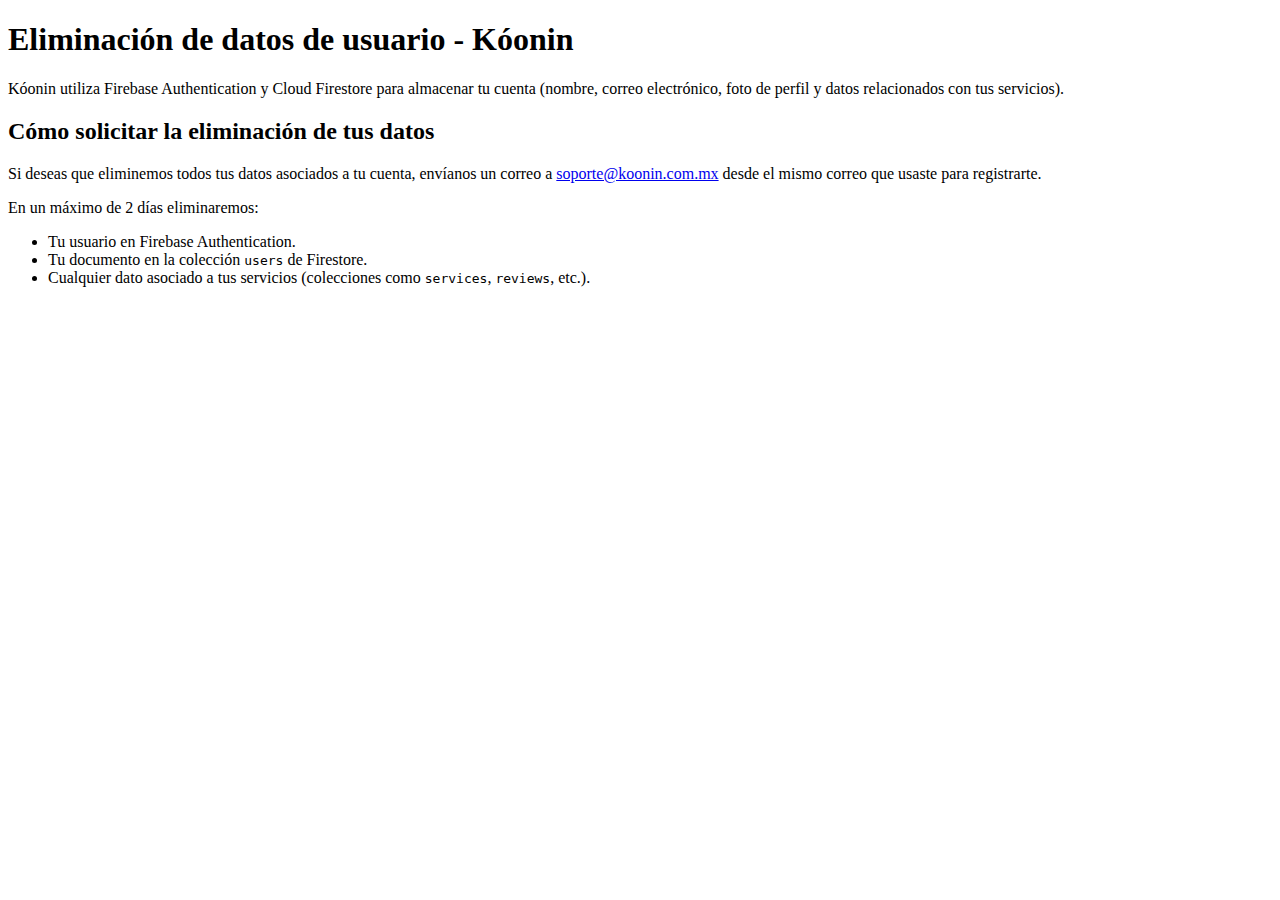
<file: docs/data-deletion.html>
<!DOCTYPE html>
<html lang="es">
<head>
  <meta charset="utf-8" />
  <title>Eliminación de datos - Kóonin</title>
</head>
<body>
  <h1>Eliminación de datos de usuario - Kóonin</h1>
  <p>
    Kóonin utiliza Firebase Authentication y Cloud Firestore para almacenar tu cuenta
    (nombre, correo electrónico, foto de perfil y datos relacionados con tus servicios).
  </p>

  <h2>Cómo solicitar la eliminación de tus datos</h2>
  <p>
    Si deseas que eliminemos todos tus datos asociados a tu cuenta, envíanos un correo a
    <a href="mailto:soporte@koonin.com.mx">soporte@koonin.com.mx</a> desde el mismo correo que usaste para registrarte.
  </p>
  <p>
    En un máximo de 2 días eliminaremos:
  </p>
  <ul>
    <li>Tu usuario en Firebase Authentication.</li>
    <li>Tu documento en la colección <code>users</code> de Firestore.</li>
    <li>Cualquier dato asociado a tus servicios (colecciones como <code>services</code>, <code>reviews</code>, etc.).</li>
  </ul>
</body>
</html>
</file>
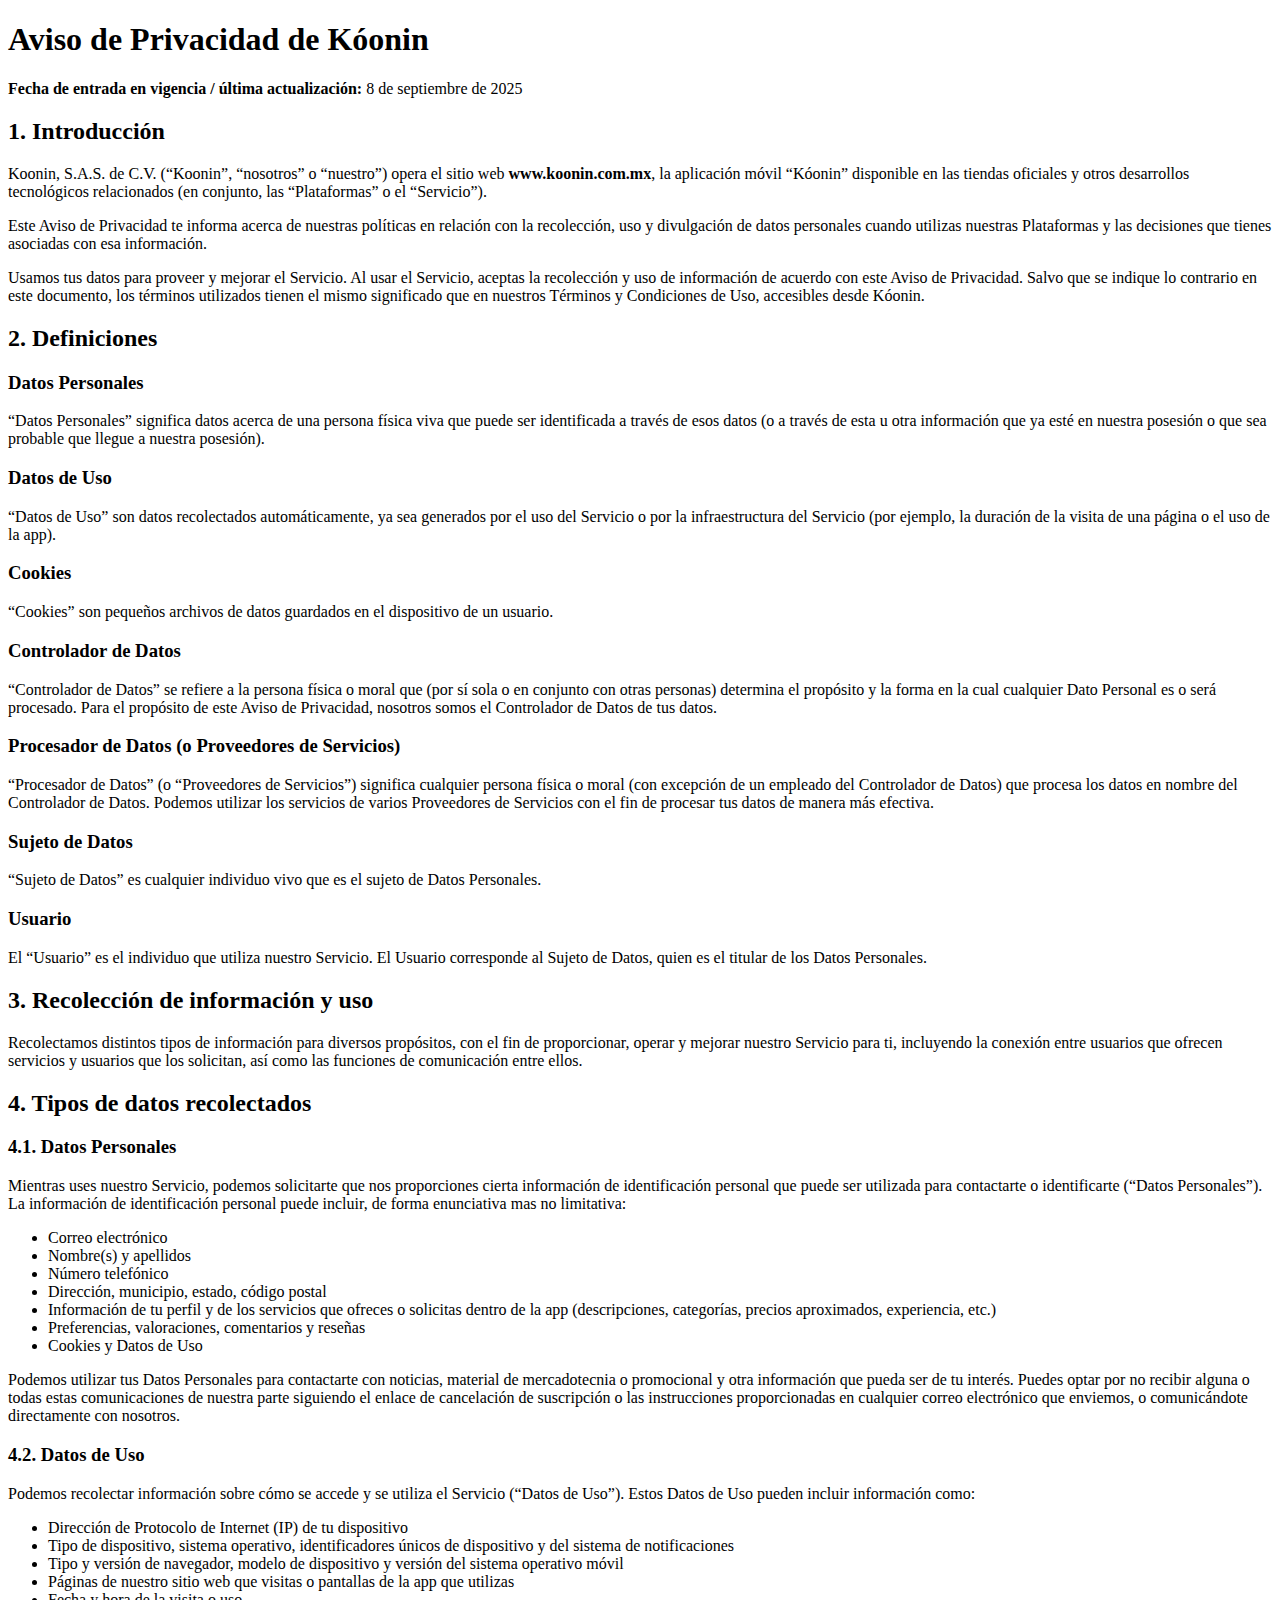
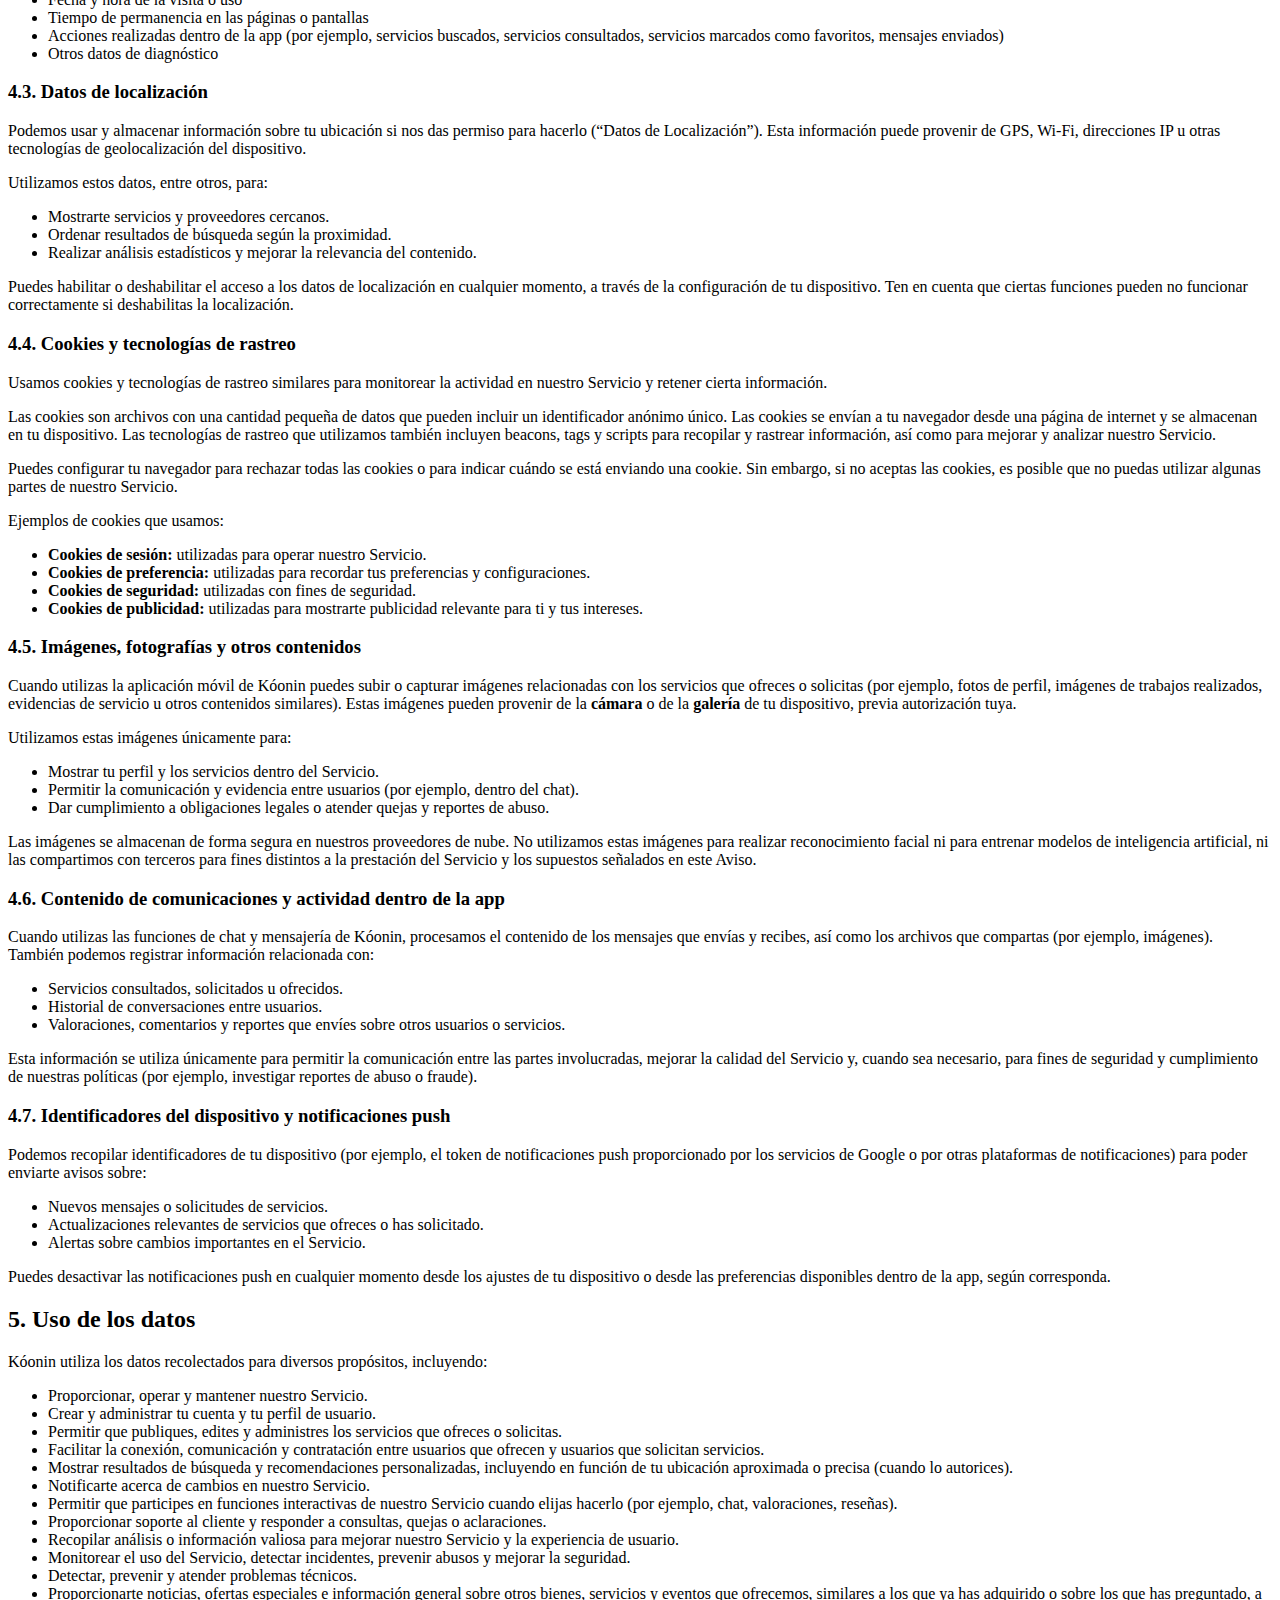
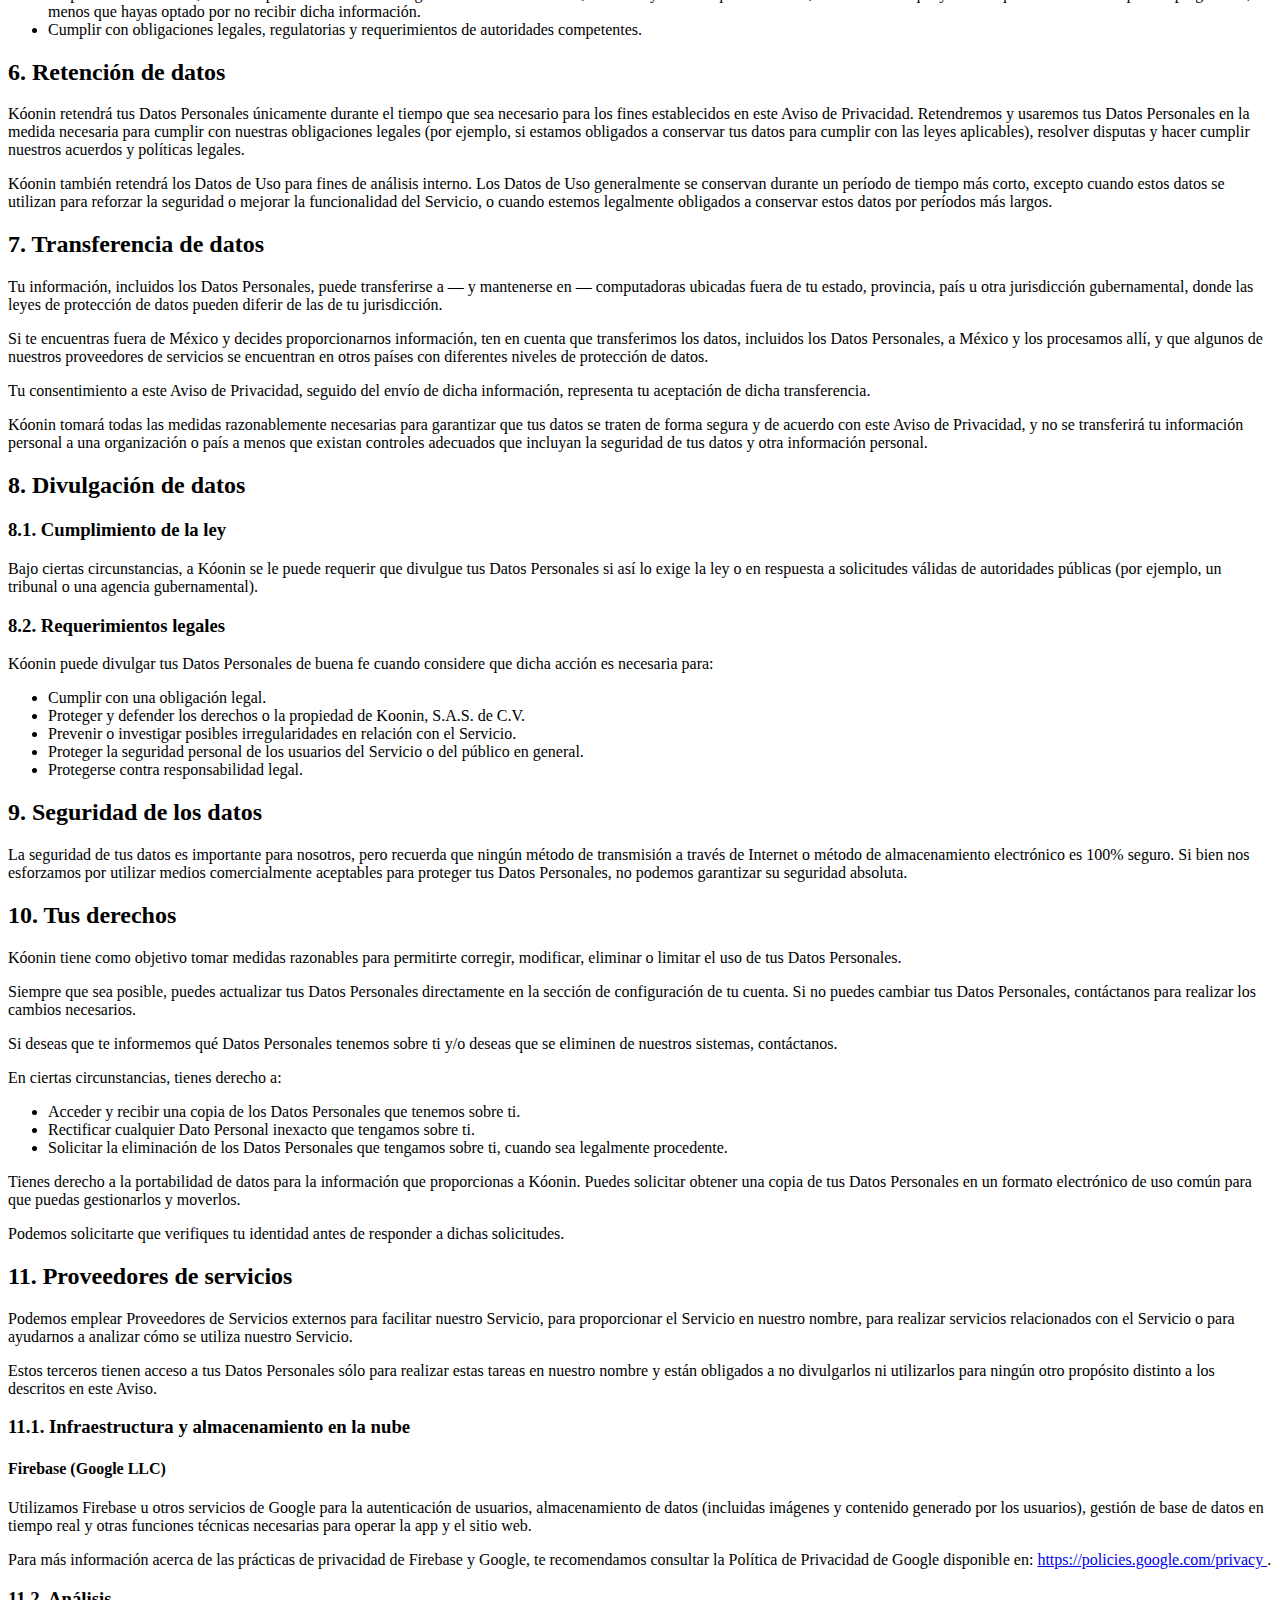
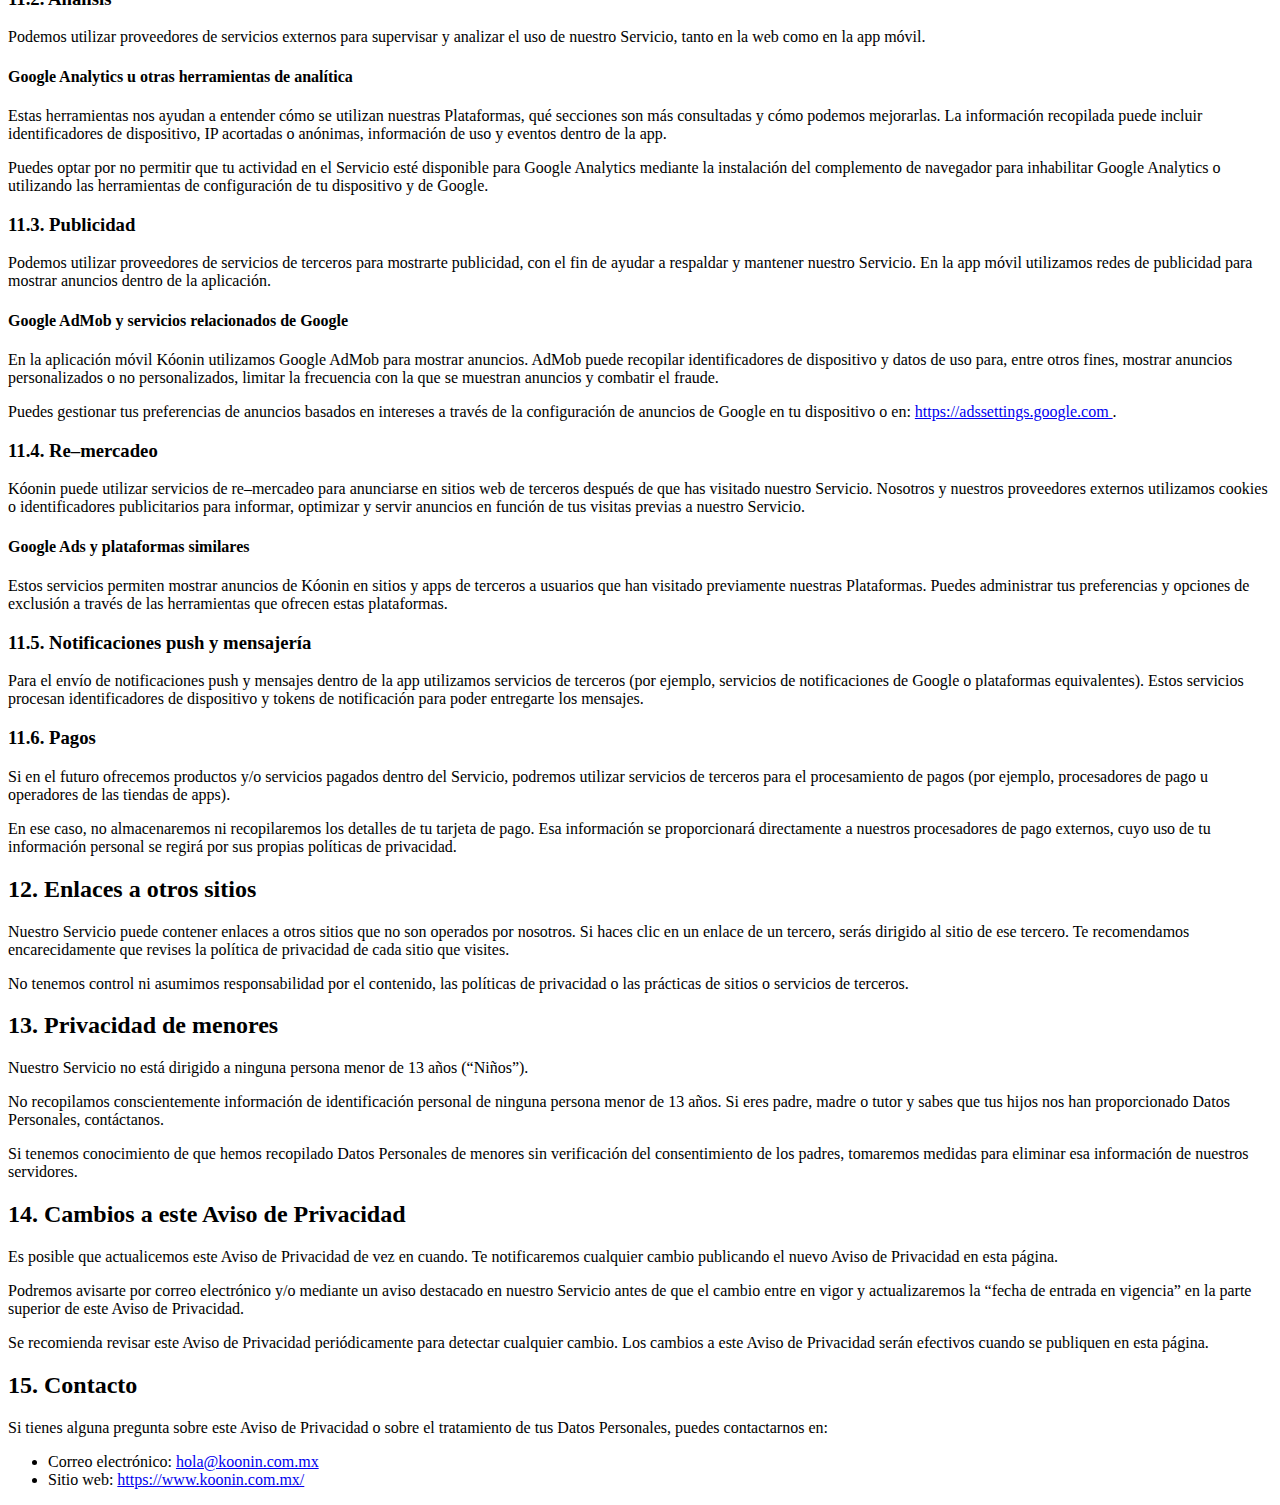
<file: docs/politicas.html>
<!DOCTYPE html>
<html lang="es">
<head>
  <meta charset="UTF-8">
  <title>Aviso de Privacidad de Kóonin</title>
  <meta name="viewport" content="width=device-width, initial-scale=1.0">
  <meta name="description" content="Aviso de Privacidad de Kóonin para el uso de la página web, la aplicación móvil y servicios relacionados.">
</head>
<body>
  <header>
    <h1>Aviso de Privacidad de Kóonin</h1>
    <p><strong>Fecha de entrada en vigencia / última actualización:</strong> 8 de septiembre de 2025</p>
  </header>

  <main>
    <section>
      <h2>1. Introducción</h2>
      <p>
        Koonin, S.A.S. de C.V. (“Koonin”, “nosotros” o “nuestro”) opera el sitio web
        <strong>www.koonin.com.mx</strong>, la aplicación móvil “Kóonin” disponible en las tiendas oficiales
        y otros desarrollos tecnológicos relacionados (en conjunto, las “Plataformas” o el “Servicio”).
      </p>
      <p>
        Este Aviso de Privacidad te informa acerca de nuestras políticas en relación con la recolección, uso y divulgación
        de datos personales cuando utilizas nuestras Plataformas y las decisiones que tienes asociadas con esa información.
      </p>
      <p>
        Usamos tus datos para proveer y mejorar el Servicio. Al usar el Servicio, aceptas la recolección y uso de
        información de acuerdo con este Aviso de Privacidad. Salvo que se indique lo contrario en este documento,
        los términos utilizados tienen el mismo significado que en nuestros Términos y Condiciones de Uso,
        accesibles desde Kóonin.
      </p>
    </section>

    <section>
      <h2>2. Definiciones</h2>

      <h3>Datos Personales</h3>
      <p>
        “Datos Personales” significa datos acerca de una persona física viva que puede ser identificada a través
        de esos datos (o a través de esta u otra información que ya esté en nuestra posesión o que sea probable
        que llegue a nuestra posesión).
      </p>

      <h3>Datos de Uso</h3>
      <p>
        “Datos de Uso” son datos recolectados automáticamente, ya sea generados por el uso del Servicio o por
        la infraestructura del Servicio (por ejemplo, la duración de la visita de una página o el uso de la app).
      </p>

      <h3>Cookies</h3>
      <p>
        “Cookies” son pequeños archivos de datos guardados en el dispositivo de un usuario.
      </p>

      <h3>Controlador de Datos</h3>
      <p>
        “Controlador de Datos” se refiere a la persona física o moral que (por sí sola o en conjunto con otras
        personas) determina el propósito y la forma en la cual cualquier Dato Personal es o será procesado.
        Para el propósito de este Aviso de Privacidad, nosotros somos el Controlador de Datos de tus datos.
      </p>

      <h3>Procesador de Datos (o Proveedores de Servicios)</h3>
      <p>
        “Procesador de Datos” (o “Proveedores de Servicios”) significa cualquier persona física o moral
        (con excepción de un empleado del Controlador de Datos) que procesa los datos en nombre del Controlador de Datos.
        Podemos utilizar los servicios de varios Proveedores de Servicios con el fin de procesar tus datos
        de manera más efectiva.
      </p>

      <h3>Sujeto de Datos</h3>
      <p>
        “Sujeto de Datos” es cualquier individuo vivo que es el sujeto de Datos Personales.
      </p>

      <h3>Usuario</h3>
      <p>
        El “Usuario” es el individuo que utiliza nuestro Servicio. El Usuario corresponde al Sujeto de Datos,
        quien es el titular de los Datos Personales.
      </p>
    </section>

    <section>
      <h2>3. Recolección de información y uso</h2>
      <p>
        Recolectamos distintos tipos de información para diversos propósitos, con el fin de proporcionar,
        operar y mejorar nuestro Servicio para ti, incluyendo la conexión entre usuarios que ofrecen
        servicios y usuarios que los solicitan, así como las funciones de comunicación entre ellos.
      </p>
    </section>

    <section>
      <h2>4. Tipos de datos recolectados</h2>

      <h3>4.1. Datos Personales</h3>
      <p>
        Mientras uses nuestro Servicio, podemos solicitarte que nos proporciones cierta información de
        identificación personal que puede ser utilizada para contactarte o identificarte (“Datos Personales”).
        La información de identificación personal puede incluir, de forma enunciativa mas no limitativa:
      </p>
      <ul>
        <li>Correo electrónico</li>
        <li>Nombre(s) y apellidos</li>
        <li>Número telefónico</li>
        <li>Dirección, municipio, estado, código postal</li>
        <li>Información de tu perfil y de los servicios que ofreces o solicitas dentro de la app (descripciones, categorías, precios aproximados, experiencia, etc.)</li>
        <li>Preferencias, valoraciones, comentarios y reseñas</li>
        <li>Cookies y Datos de Uso</li>
      </ul>
      <p>
        Podemos utilizar tus Datos Personales para contactarte con noticias, material de mercadotecnia
        o promocional y otra información que pueda ser de tu interés. Puedes optar por no recibir alguna
        o todas estas comunicaciones de nuestra parte siguiendo el enlace de cancelación de suscripción
        o las instrucciones proporcionadas en cualquier correo electrónico que enviemos, o comunicándote
        directamente con nosotros.
      </p>

      <h3>4.2. Datos de Uso</h3>
      <p>
        Podemos recolectar información sobre cómo se accede y se utiliza el Servicio (“Datos de Uso”).
        Estos Datos de Uso pueden incluir información como:
      </p>
      <ul>
        <li>Dirección de Protocolo de Internet (IP) de tu dispositivo</li>
        <li>Tipo de dispositivo, sistema operativo, identificadores únicos de dispositivo y del sistema de notificaciones</li>
        <li>Tipo y versión de navegador, modelo de dispositivo y versión del sistema operativo móvil</li>
        <li>Páginas de nuestro sitio web que visitas o pantallas de la app que utilizas</li>
        <li>Fecha y hora de la visita o uso</li>
        <li>Tiempo de permanencia en las páginas o pantallas</li>
        <li>Acciones realizadas dentro de la app (por ejemplo, servicios buscados, servicios consultados, servicios marcados como favoritos, mensajes enviados)</li>
        <li>Otros datos de diagnóstico</li>
      </ul>

      <h3>4.3. Datos de localización</h3>
      <p>
        Podemos usar y almacenar información sobre tu ubicación si nos das permiso para hacerlo
        (“Datos de Localización”). Esta información puede provenir de GPS, Wi-Fi, direcciones IP u otras
        tecnologías de geolocalización del dispositivo.
      </p>
      <p>
        Utilizamos estos datos, entre otros, para:
      </p>
      <ul>
        <li>Mostrarte servicios y proveedores cercanos.</li>
        <li>Ordenar resultados de búsqueda según la proximidad.</li>
        <li>Realizar análisis estadísticos y mejorar la relevancia del contenido.</li>
      </ul>
      <p>
        Puedes habilitar o deshabilitar el acceso a los datos de localización en cualquier momento,
        a través de la configuración de tu dispositivo. Ten en cuenta que ciertas funciones pueden no
        funcionar correctamente si deshabilitas la localización.
      </p>

      <h3>4.4. Cookies y tecnologías de rastreo</h3>
      <p>
        Usamos cookies y tecnologías de rastreo similares para monitorear la actividad en nuestro Servicio
        y retener cierta información.
      </p>
      <p>
        Las cookies son archivos con una cantidad pequeña de datos que pueden incluir un identificador
        anónimo único. Las cookies se envían a tu navegador desde una página de internet y se almacenan
        en tu dispositivo. Las tecnologías de rastreo que utilizamos también incluyen beacons, tags y scripts
        para recopilar y rastrear información, así como para mejorar y analizar nuestro Servicio.
      </p>
      <p>
        Puedes configurar tu navegador para rechazar todas las cookies o para indicar cuándo se está
        enviando una cookie. Sin embargo, si no aceptas las cookies, es posible que no puedas utilizar
        algunas partes de nuestro Servicio.
      </p>
      <p>Ejemplos de cookies que usamos:</p>
      <ul>
        <li><strong>Cookies de sesión:</strong> utilizadas para operar nuestro Servicio.</li>
        <li><strong>Cookies de preferencia:</strong> utilizadas para recordar tus preferencias y configuraciones.</li>
        <li><strong>Cookies de seguridad:</strong> utilizadas con fines de seguridad.</li>
        <li><strong>Cookies de publicidad:</strong> utilizadas para mostrarte publicidad relevante para ti y tus intereses.</li>
      </ul>

      <h3>4.5. Imágenes, fotografías y otros contenidos</h3>
      <p>
        Cuando utilizas la aplicación móvil de Kóonin puedes subir o capturar imágenes relacionadas con los servicios
        que ofreces o solicitas (por ejemplo, fotos de perfil, imágenes de trabajos realizados, evidencias de servicio
        u otros contenidos similares). Estas imágenes pueden provenir de la <strong>cámara</strong> o de la
        <strong>galería</strong> de tu dispositivo, previa autorización tuya.
      </p>
      <p>
        Utilizamos estas imágenes únicamente para:
      </p>
      <ul>
        <li>Mostrar tu perfil y los servicios dentro del Servicio.</li>
        <li>Permitir la comunicación y evidencia entre usuarios (por ejemplo, dentro del chat).</li>
        <li>Dar cumplimiento a obligaciones legales o atender quejas y reportes de abuso.</li>
      </ul>
      <p>
        Las imágenes se almacenan de forma segura en nuestros proveedores de nube. No utilizamos estas imágenes
        para realizar reconocimiento facial ni para entrenar modelos de inteligencia artificial, ni las compartimos
        con terceros para fines distintos a la prestación del Servicio y los supuestos señalados en este Aviso.
      </p>

      <h3>4.6. Contenido de comunicaciones y actividad dentro de la app</h3>
      <p>
        Cuando utilizas las funciones de chat y mensajería de Kóonin, procesamos el contenido de los mensajes que envías
        y recibes, así como los archivos que compartas (por ejemplo, imágenes). También podemos registrar información
        relacionada con:
      </p>
      <ul>
        <li>Servicios consultados, solicitados u ofrecidos.</li>
        <li>Historial de conversaciones entre usuarios.</li>
        <li>Valoraciones, comentarios y reportes que envíes sobre otros usuarios o servicios.</li>
      </ul>
      <p>
        Esta información se utiliza únicamente para permitir la comunicación entre las partes involucradas,
        mejorar la calidad del Servicio y, cuando sea necesario, para fines de seguridad y cumplimiento
        de nuestras políticas (por ejemplo, investigar reportes de abuso o fraude).
      </p>

      <h3>4.7. Identificadores del dispositivo y notificaciones push</h3>
      <p>
        Podemos recopilar identificadores de tu dispositivo (por ejemplo, el token de notificaciones push
        proporcionado por los servicios de Google o por otras plataformas de notificaciones) para poder enviarte
        avisos sobre:
      </p>
      <ul>
        <li>Nuevos mensajes o solicitudes de servicios.</li>
        <li>Actualizaciones relevantes de servicios que ofreces o has solicitado.</li>
        <li>Alertas sobre cambios importantes en el Servicio.</li>
      </ul>
      <p>
        Puedes desactivar las notificaciones push en cualquier momento desde los ajustes de tu dispositivo
        o desde las preferencias disponibles dentro de la app, según corresponda.
      </p>
    </section>

    <section>
      <h2>5. Uso de los datos</h2>
      <p>
        Kóonin utiliza los datos recolectados para diversos propósitos, incluyendo:
      </p>
      <ul>
        <li>Proporcionar, operar y mantener nuestro Servicio.</li>
        <li>Crear y administrar tu cuenta y tu perfil de usuario.</li>
        <li>Permitir que publiques, edites y administres los servicios que ofreces o solicitas.</li>
        <li>Facilitar la conexión, comunicación y contratación entre usuarios que ofrecen y usuarios que solicitan servicios.</li>
        <li>Mostrar resultados de búsqueda y recomendaciones personalizadas, incluyendo en función de tu ubicación aproximada o precisa (cuando lo autorices).</li>
        <li>Notificarte acerca de cambios en nuestro Servicio.</li>
        <li>Permitir que participes en funciones interactivas de nuestro Servicio cuando elijas hacerlo (por ejemplo, chat, valoraciones, reseñas).</li>
        <li>Proporcionar soporte al cliente y responder a consultas, quejas o aclaraciones.</li>
        <li>Recopilar análisis o información valiosa para mejorar nuestro Servicio y la experiencia de usuario.</li>
        <li>Monitorear el uso del Servicio, detectar incidentes, prevenir abusos y mejorar la seguridad.</li>
        <li>Detectar, prevenir y atender problemas técnicos.</li>
        <li>
          Proporcionarte noticias, ofertas especiales e información general sobre otros bienes,
          servicios y eventos que ofrecemos, similares a los que ya has adquirido o sobre los que
          has preguntado, a menos que hayas optado por no recibir dicha información.
        </li>
        <li>
          Cumplir con obligaciones legales, regulatorias y requerimientos de autoridades competentes.
        </li>
      </ul>
    </section>

    <section>
      <h2>6. Retención de datos</h2>
      <p>
        Kóonin retendrá tus Datos Personales únicamente durante el tiempo que sea necesario para los
        fines establecidos en este Aviso de Privacidad. Retendremos y usaremos tus Datos Personales
        en la medida necesaria para cumplir con nuestras obligaciones legales (por ejemplo, si estamos
        obligados a conservar tus datos para cumplir con las leyes aplicables), resolver disputas
        y hacer cumplir nuestros acuerdos y políticas legales.
      </p>
      <p>
        Kóonin también retendrá los Datos de Uso para fines de análisis interno. Los Datos de Uso
        generalmente se conservan durante un período de tiempo más corto, excepto cuando estos datos
        se utilizan para reforzar la seguridad o mejorar la funcionalidad del Servicio, o cuando
        estemos legalmente obligados a conservar estos datos por períodos más largos.
      </p>
    </section>

    <section>
      <h2>7. Transferencia de datos</h2>
      <p>
        Tu información, incluidos los Datos Personales, puede transferirse a — y mantenerse en —
        computadoras ubicadas fuera de tu estado, provincia, país u otra jurisdicción gubernamental,
        donde las leyes de protección de datos pueden diferir de las de tu jurisdicción.
      </p>
      <p>
        Si te encuentras fuera de México y decides proporcionarnos información, ten en cuenta que
        transferimos los datos, incluidos los Datos Personales, a México y los procesamos allí, y que algunos
        de nuestros proveedores de servicios se encuentran en otros países con diferentes niveles de protección
        de datos.
      </p>
      <p>
        Tu consentimiento a este Aviso de Privacidad, seguido del envío de dicha información,
        representa tu aceptación de dicha transferencia.
      </p>
      <p>
        Kóonin tomará todas las medidas razonablemente necesarias para garantizar que tus datos se traten
        de forma segura y de acuerdo con este Aviso de Privacidad, y no se transferirá tu información
        personal a una organización o país a menos que existan controles adecuados que incluyan la
        seguridad de tus datos y otra información personal.
      </p>
    </section>

    <section>
      <h2>8. Divulgación de datos</h2>

      <h3>8.1. Cumplimiento de la ley</h3>
      <p>
        Bajo ciertas circunstancias, a Kóonin se le puede requerir que divulgue tus Datos Personales
        si así lo exige la ley o en respuesta a solicitudes válidas de autoridades públicas
        (por ejemplo, un tribunal o una agencia gubernamental).
      </p>

      <h3>8.2. Requerimientos legales</h3>
      <p>
        Kóonin puede divulgar tus Datos Personales de buena fe cuando considere que dicha acción es necesaria para:
      </p>
      <ul>
        <li>Cumplir con una obligación legal.</li>
        <li>Proteger y defender los derechos o la propiedad de Koonin, S.A.S. de C.V.</li>
        <li>Prevenir o investigar posibles irregularidades en relación con el Servicio.</li>
        <li>
          Proteger la seguridad personal de los usuarios del Servicio o del público en general.
        </li>
        <li>Protegerse contra responsabilidad legal.</li>
      </ul>
    </section>

    <section>
      <h2>9. Seguridad de los datos</h2>
      <p>
        La seguridad de tus datos es importante para nosotros, pero recuerda que ningún método de
        transmisión a través de Internet o método de almacenamiento electrónico es 100% seguro.
        Si bien nos esforzamos por utilizar medios comercialmente aceptables para proteger tus Datos
        Personales, no podemos garantizar su seguridad absoluta.
      </p>
    </section>

    <section>
      <h2>10. Tus derechos</h2>
      <p>
        Kóonin tiene como objetivo tomar medidas razonables para permitirte corregir, modificar,
        eliminar o limitar el uso de tus Datos Personales.
      </p>
      <p>
        Siempre que sea posible, puedes actualizar tus Datos Personales directamente en la sección
        de configuración de tu cuenta. Si no puedes cambiar tus Datos Personales, contáctanos para
        realizar los cambios necesarios.
      </p>
      <p>
        Si deseas que te informemos qué Datos Personales tenemos sobre ti y/o deseas que se eliminen
        de nuestros sistemas, contáctanos.
      </p>
      <p>En ciertas circunstancias, tienes derecho a:</p>
      <ul>
        <li>Acceder y recibir una copia de los Datos Personales que tenemos sobre ti.</li>
        <li>Rectificar cualquier Dato Personal inexacto que tengamos sobre ti.</li>
        <li>Solicitar la eliminación de los Datos Personales que tengamos sobre ti, cuando sea legalmente procedente.</li>
      </ul>
      <p>
        Tienes derecho a la portabilidad de datos para la información que proporcionas a Kóonin.
        Puedes solicitar obtener una copia de tus Datos Personales en un formato electrónico de uso común
        para que puedas gestionarlos y moverlos.
      </p>
      <p>
        Podemos solicitarte que verifiques tu identidad antes de responder a dichas solicitudes.
      </p>
    </section>

    <section>
      <h2>11. Proveedores de servicios</h2>
      <p>
        Podemos emplear Proveedores de Servicios externos para facilitar nuestro Servicio,
        para proporcionar el Servicio en nuestro nombre, para realizar servicios relacionados
        con el Servicio o para ayudarnos a analizar cómo se utiliza nuestro Servicio.
      </p>
      <p>
        Estos terceros tienen acceso a tus Datos Personales sólo para realizar estas tareas en nuestro nombre
        y están obligados a no divulgarlos ni utilizarlos para ningún otro propósito distinto a los descritos
        en este Aviso.
      </p>

      <h3>11.1. Infraestructura y almacenamiento en la nube</h3>
      <h4>Firebase (Google LLC)</h4>
      <p>
        Utilizamos Firebase u otros servicios de Google para la autenticación de usuarios, almacenamiento de
        datos (incluidas imágenes y contenido generado por los usuarios), gestión de base de datos en tiempo real
        y otras funciones técnicas necesarias para operar la app y el sitio web.
      </p>
      <p>
        Para más información acerca de las prácticas de privacidad de Firebase y Google, te recomendamos consultar
        la Política de Privacidad de Google disponible en:
        <a href="https://policies.google.com/privacy" target="_blank" rel="noopener noreferrer">
          https://policies.google.com/privacy
        </a>.
      </p>

      <h3>11.2. Análisis</h3>
      <p>
        Podemos utilizar proveedores de servicios externos para supervisar y analizar el uso de nuestro Servicio,
        tanto en la web como en la app móvil.
      </p>

      <h4>Google Analytics u otras herramientas de analítica</h4>
      <p>
        Estas herramientas nos ayudan a entender cómo se utilizan nuestras Plataformas, qué secciones son más
        consultadas y cómo podemos mejorarlas. La información recopilada puede incluir identificadores de dispositivo,
        IP acortadas o anónimas, información de uso y eventos dentro de la app.
      </p>
      <p>
        Puedes optar por no permitir que tu actividad en el Servicio esté disponible para Google Analytics mediante
        la instalación del complemento de navegador para inhabilitar Google Analytics o utilizando las herramientas
        de configuración de tu dispositivo y de Google.
      </p>

      <h3>11.3. Publicidad</h3>
      <p>
        Podemos utilizar proveedores de servicios de terceros para mostrarte publicidad, con el fin de ayudar
        a respaldar y mantener nuestro Servicio. En la app móvil utilizamos redes de publicidad para mostrar anuncios
        dentro de la aplicación.
      </p>

      <h4>Google AdMob y servicios relacionados de Google</h4>
      <p>
        En la aplicación móvil Kóonin utilizamos Google AdMob para mostrar anuncios. AdMob puede recopilar identificadores
        de dispositivo y datos de uso para, entre otros fines, mostrar anuncios personalizados o no personalizados,
        limitar la frecuencia con la que se muestran anuncios y combatir el fraude.
      </p>
      <p>
        Puedes gestionar tus preferencias de anuncios basados en intereses a través de la configuración de anuncios
        de Google en tu dispositivo o en:
        <a href="https://adssettings.google.com" target="_blank" rel="noopener noreferrer">
          https://adssettings.google.com
        </a>.
      </p>

      <h3>11.4. Re–mercadeo</h3>
      <p>
        Kóonin puede utilizar servicios de re–mercadeo para anunciarse en sitios web de terceros después de que
        has visitado nuestro Servicio. Nosotros y nuestros proveedores externos utilizamos cookies o identificadores
        publicitarios para informar, optimizar y servir anuncios en función de tus visitas previas a nuestro Servicio.
      </p>

      <h4>Google Ads y plataformas similares</h4>
      <p>
        Estos servicios permiten mostrar anuncios de Kóonin en sitios y apps de terceros a usuarios que han visitado
        previamente nuestras Plataformas. Puedes administrar tus preferencias y opciones de exclusión a través de las
        herramientas que ofrecen estas plataformas.
      </p>

      <h3>11.5. Notificaciones push y mensajería</h3>
      <p>
        Para el envío de notificaciones push y mensajes dentro de la app utilizamos servicios de terceros
        (por ejemplo, servicios de notificaciones de Google o plataformas equivalentes). Estos servicios procesan
        identificadores de dispositivo y tokens de notificación para poder entregarte los mensajes.
      </p>

      <h3>11.6. Pagos</h3>
      <p>
        Si en el futuro ofrecemos productos y/o servicios pagados dentro del Servicio, podremos utilizar servicios
        de terceros para el procesamiento de pagos (por ejemplo, procesadores de pago u operadores de las tiendas de apps).
      </p>
      <p>
        En ese caso, no almacenaremos ni recopilaremos los detalles de tu tarjeta de pago. Esa información se proporcionará
        directamente a nuestros procesadores de pago externos, cuyo uso de tu información personal se regirá por sus propias
        políticas de privacidad.
      </p>
    </section>

    <section>
      <h2>12. Enlaces a otros sitios</h2>
      <p>
        Nuestro Servicio puede contener enlaces a otros sitios que no son operados por nosotros. Si haces clic
        en un enlace de un tercero, serás dirigido al sitio de ese tercero. Te recomendamos encarecidamente
        que revises la política de privacidad de cada sitio que visites.
      </p>
      <p>
        No tenemos control ni asumimos responsabilidad por el contenido, las políticas de privacidad o las
        prácticas de sitios o servicios de terceros.
      </p>
    </section>

    <section>
      <h2>13. Privacidad de menores</h2>
      <p>
        Nuestro Servicio no está dirigido a ninguna persona menor de 13 años (“Niños”).
      </p>
      <p>
        No recopilamos conscientemente información de identificación personal de ninguna persona menor de 13 años.
        Si eres padre, madre o tutor y sabes que tus hijos nos han proporcionado Datos Personales, contáctanos.
      </p>
      <p>
        Si tenemos conocimiento de que hemos recopilado Datos Personales de menores sin verificación del
        consentimiento de los padres, tomaremos medidas para eliminar esa información de nuestros servidores.
      </p>
    </section>

    <section>
      <h2>14. Cambios a este Aviso de Privacidad</h2>
      <p>
        Es posible que actualicemos este Aviso de Privacidad de vez en cuando. Te notificaremos cualquier
        cambio publicando el nuevo Aviso de Privacidad en esta página.
      </p>
      <p>
        Podremos avisarte por correo electrónico y/o mediante un aviso destacado en nuestro Servicio
        antes de que el cambio entre en vigor y actualizaremos la “fecha de entrada en vigencia” en la
        parte superior de este Aviso de Privacidad.
      </p>
      <p>
        Se recomienda revisar este Aviso de Privacidad periódicamente para detectar cualquier cambio.
        Los cambios a este Aviso de Privacidad serán efectivos cuando se publiquen en esta página.
      </p>
    </section>

    <section>
      <h2>15. Contacto</h2>
      <p>
        Si tienes alguna pregunta sobre este Aviso de Privacidad o sobre el tratamiento de tus Datos Personales,
        puedes contactarnos en:
      </p>
      <ul>
        <li>Correo electrónico: <a href="mailto:salvioulloa@koonin.com.mx">hola@koonin.com.mx</a></li>
        <li>Sitio web: <a href="https://www.koonin.com.mx/" target="_blank" rel="noopener noreferrer">https://www.koonin.com.mx/</a></li>
      </ul>
    </section>
  </main>
</body>
</html>
</file>
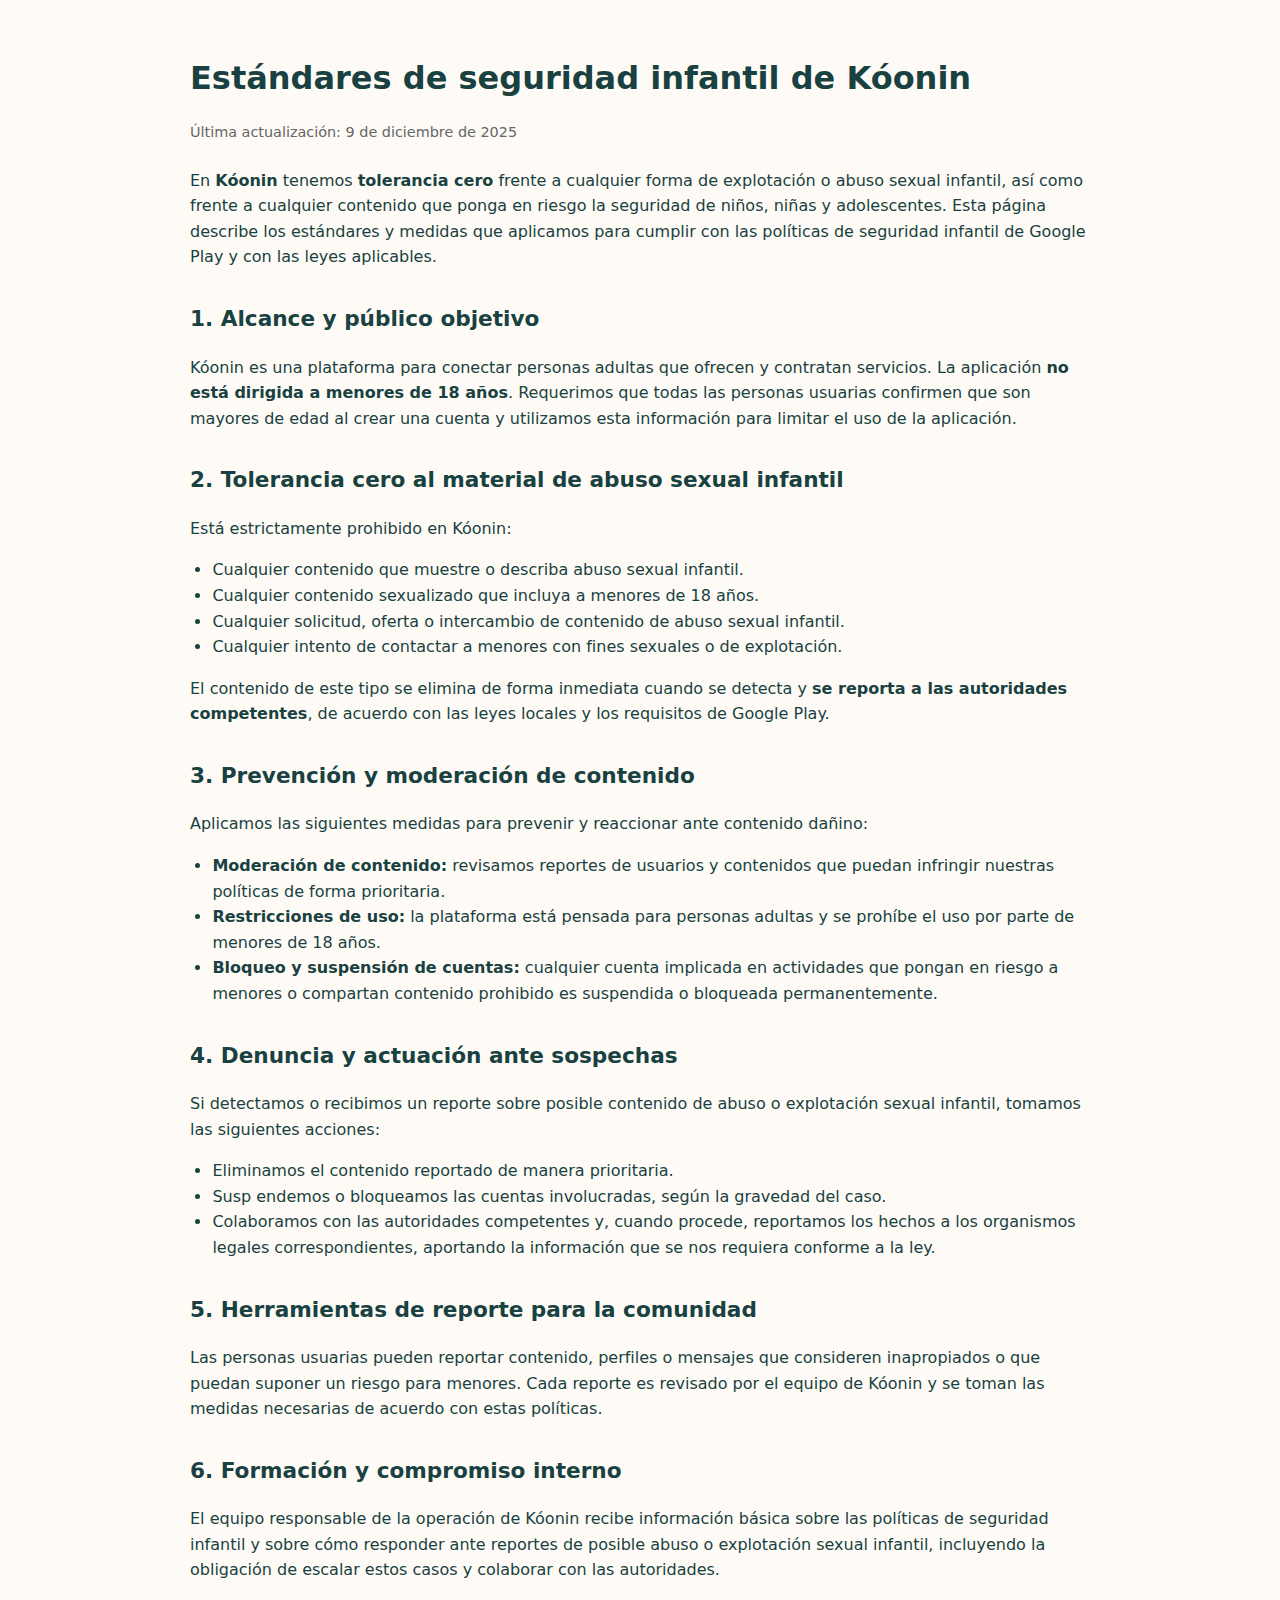
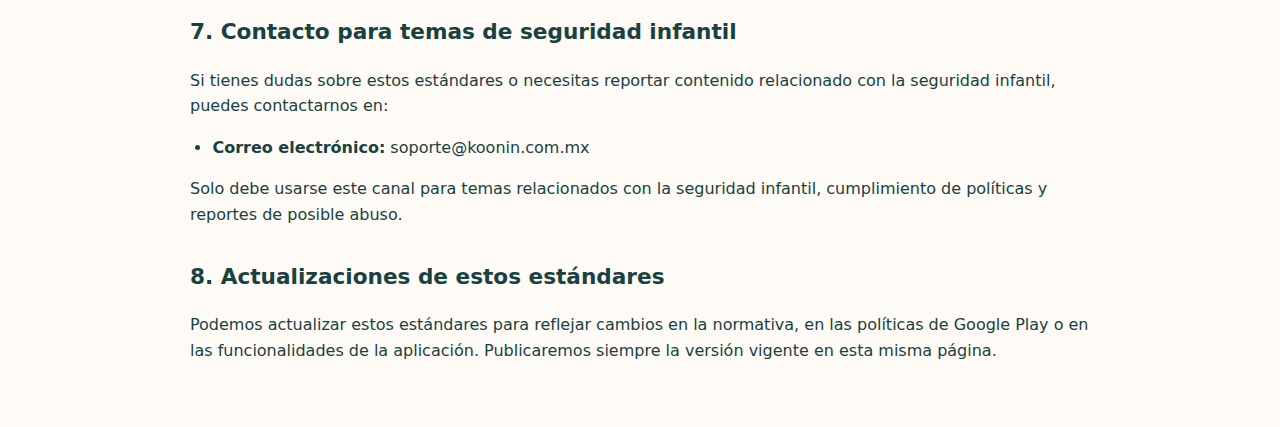
<file: docs/seguridad-infantil.html>
<!DOCTYPE html>
<html lang="es">
<head>
  <meta charset="UTF-8" />
  <title>Estándares de seguridad infantil – Kóonin</title>
  <meta name="viewport" content="width=device-width, initial-scale=1.0" />
  <style>
    body {
      font-family: system-ui, -apple-system, BlinkMacSystemFont, "Segoe UI", sans-serif;
      margin: 0;
      padding: 0;
      background-color: #fefbf6;
      color: #194141;
      line-height: 1.6;
    }
    .container {
      max-width: 900px;
      margin: 0 auto;
      padding: 2rem 1.5rem 3rem;
    }
    h1, h2, h3 {
      color: #194141;
    }
    h1 {
      font-size: 2rem;
      margin-bottom: 1rem;
    }
    h2 {
      font-size: 1.35rem;
      margin-top: 2rem;
    }
    h3 {
      font-size: 1.1rem;
      margin-top: 1.25rem;
    }
    a {
      color: #20c5c0;
      text-decoration: none;
    }
    a:hover {
      text-decoration: underline;
    }
    ul {
      padding-left: 1.4rem;
    }
    .updated {
      font-size: 0.9rem;
      color: #666;
      margin-bottom: 1.5rem;
    }
  </style>
</head>
<body>
  <div class="container">
    <h1>Estándares de seguridad infantil de Kóonin</h1>
    <p class="updated">Última actualización: 9 de diciembre de 2025</p>

    <p>
      En <strong>Kóonin</strong> tenemos <strong>tolerancia cero</strong> frente a cualquier forma de
      explotación o abuso sexual infantil, así como frente a cualquier contenido que ponga en riesgo
      la seguridad de niños, niñas y adolescentes. Esta página describe los estándares y medidas que
      aplicamos para cumplir con las políticas de seguridad infantil de Google Play y con las leyes
      aplicables.
    </p>

    <h2>1. Alcance y público objetivo</h2>
    <p>
      Kóonin es una plataforma para conectar personas adultas que ofrecen y contratan servicios.
      La aplicación <strong>no está dirigida a menores de 18 años</strong>. Requerimos que todas las
      personas usuarias confirmen que son mayores de edad al crear una cuenta y utilizamos esta
      información para limitar el uso de la aplicación.
    </p>

    <h2>2. Tolerancia cero al material de abuso sexual infantil</h2>
    <p>
      Está estrictamente prohibido en Kóonin:
    </p>
    <ul>
      <li>Cualquier contenido que muestre o describa abuso sexual infantil.</li>
      <li>Cualquier contenido sexualizado que incluya a menores de 18 años.</li>
      <li>Cualquier solicitud, oferta o intercambio de contenido de abuso sexual infantil.</li>
      <li>Cualquier intento de contactar a menores con fines sexuales o de explotación.</li>
    </ul>
    <p>
      El contenido de este tipo se elimina de forma inmediata cuando se detecta y
      <strong>se reporta a las autoridades competentes</strong>, de acuerdo con las leyes locales
      y los requisitos de Google Play.
    </p>

    <h2>3. Prevención y moderación de contenido</h2>
    <p>Aplicamos las siguientes medidas para prevenir y reaccionar ante contenido dañino:</p>
    <ul>
      <li>
        <strong>Moderación de contenido:</strong> revisamos reportes de usuarios y contenidos que
        puedan infringir nuestras políticas de forma prioritaria.
      </li>
      <li>
        <strong>Restricciones de uso:</strong> la plataforma está pensada para personas adultas y
        se prohíbe el uso por parte de menores de 18 años.
      </li>
      <li>
        <strong>Bloqueo y suspensión de cuentas:</strong> cualquier cuenta implicada en actividades
        que pongan en riesgo a menores o compartan contenido prohibido es suspendida o bloqueada
        permanentemente.
      </li>
    </ul>

    <h2>4. Denuncia y actuación ante sospechas</h2>
    <p>
      Si detectamos o recibimos un reporte sobre posible contenido de abuso o explotación sexual
      infantil, tomamos las siguientes acciones:
    </p>
    <ul>
      <li>Eliminamos el contenido reportado de manera prioritaria.</li>
      <li>Susp endemos o bloqueamos las cuentas involucradas, según la gravedad del caso.</li>
      <li>
        Colaboramos con las autoridades competentes y, cuando procede, reportamos los hechos a los
        organismos legales correspondientes, aportando la información que se nos requiera conforme
        a la ley.
      </li>
    </ul>

    <h2>5. Herramientas de reporte para la comunidad</h2>
    <p>
      Las personas usuarias pueden reportar contenido, perfiles o mensajes que consideren
      inapropiados o que puedan suponer un riesgo para menores. Cada reporte es revisado por el
      equipo de Kóonin y se toman las medidas necesarias de acuerdo con estas políticas.
    </p>

    <h2>6. Formación y compromiso interno</h2>
    <p>
      El equipo responsable de la operación de Kóonin recibe información básica sobre las políticas
      de seguridad infantil y sobre cómo responder ante reportes de posible abuso o explotación
      sexual infantil, incluyendo la obligación de escalar estos casos y colaborar con las
      autoridades.
    </p>

    <h2>7. Contacto para temas de seguridad infantil</h2>
    <p>
      Si tienes dudas sobre estos estándares o necesitas reportar contenido relacionado con la
      seguridad infantil, puedes contactarnos en:
    </p>
    <ul>
      <li><strong>Correo electrónico:</strong> soporte@koonin.com.mx</li>
    </ul>
    <p>
      Solo debe usarse este canal para temas relacionados con la seguridad infantil,
      cumplimiento de políticas y reportes de posible abuso.
    </p>

    <h2>8. Actualizaciones de estos estándares</h2>
    <p>
      Podemos actualizar estos estándares para reflejar cambios en la normativa, en las políticas
      de Google Play o en las funcionalidades de la aplicación. Publicaremos siempre la versión
      vigente en esta misma página.
    </p>
  </div>
</body>
</html>
</file>
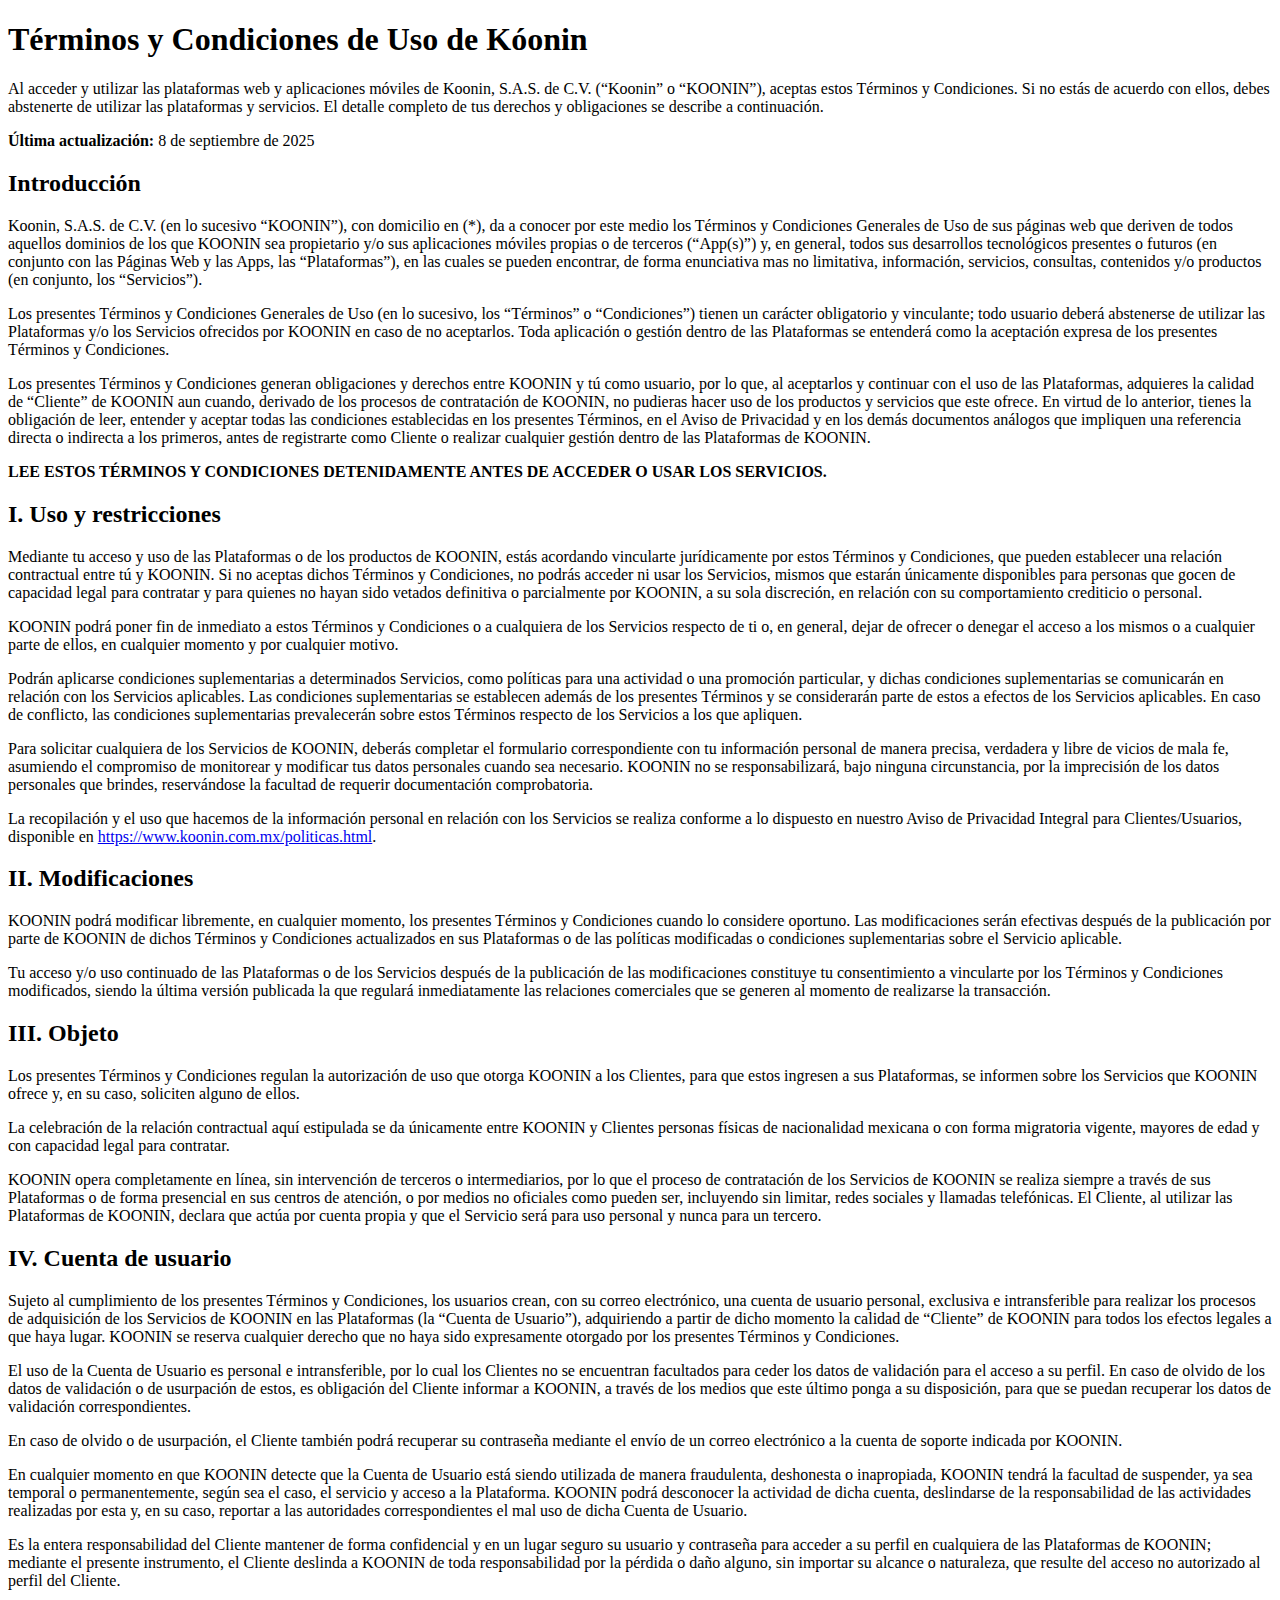
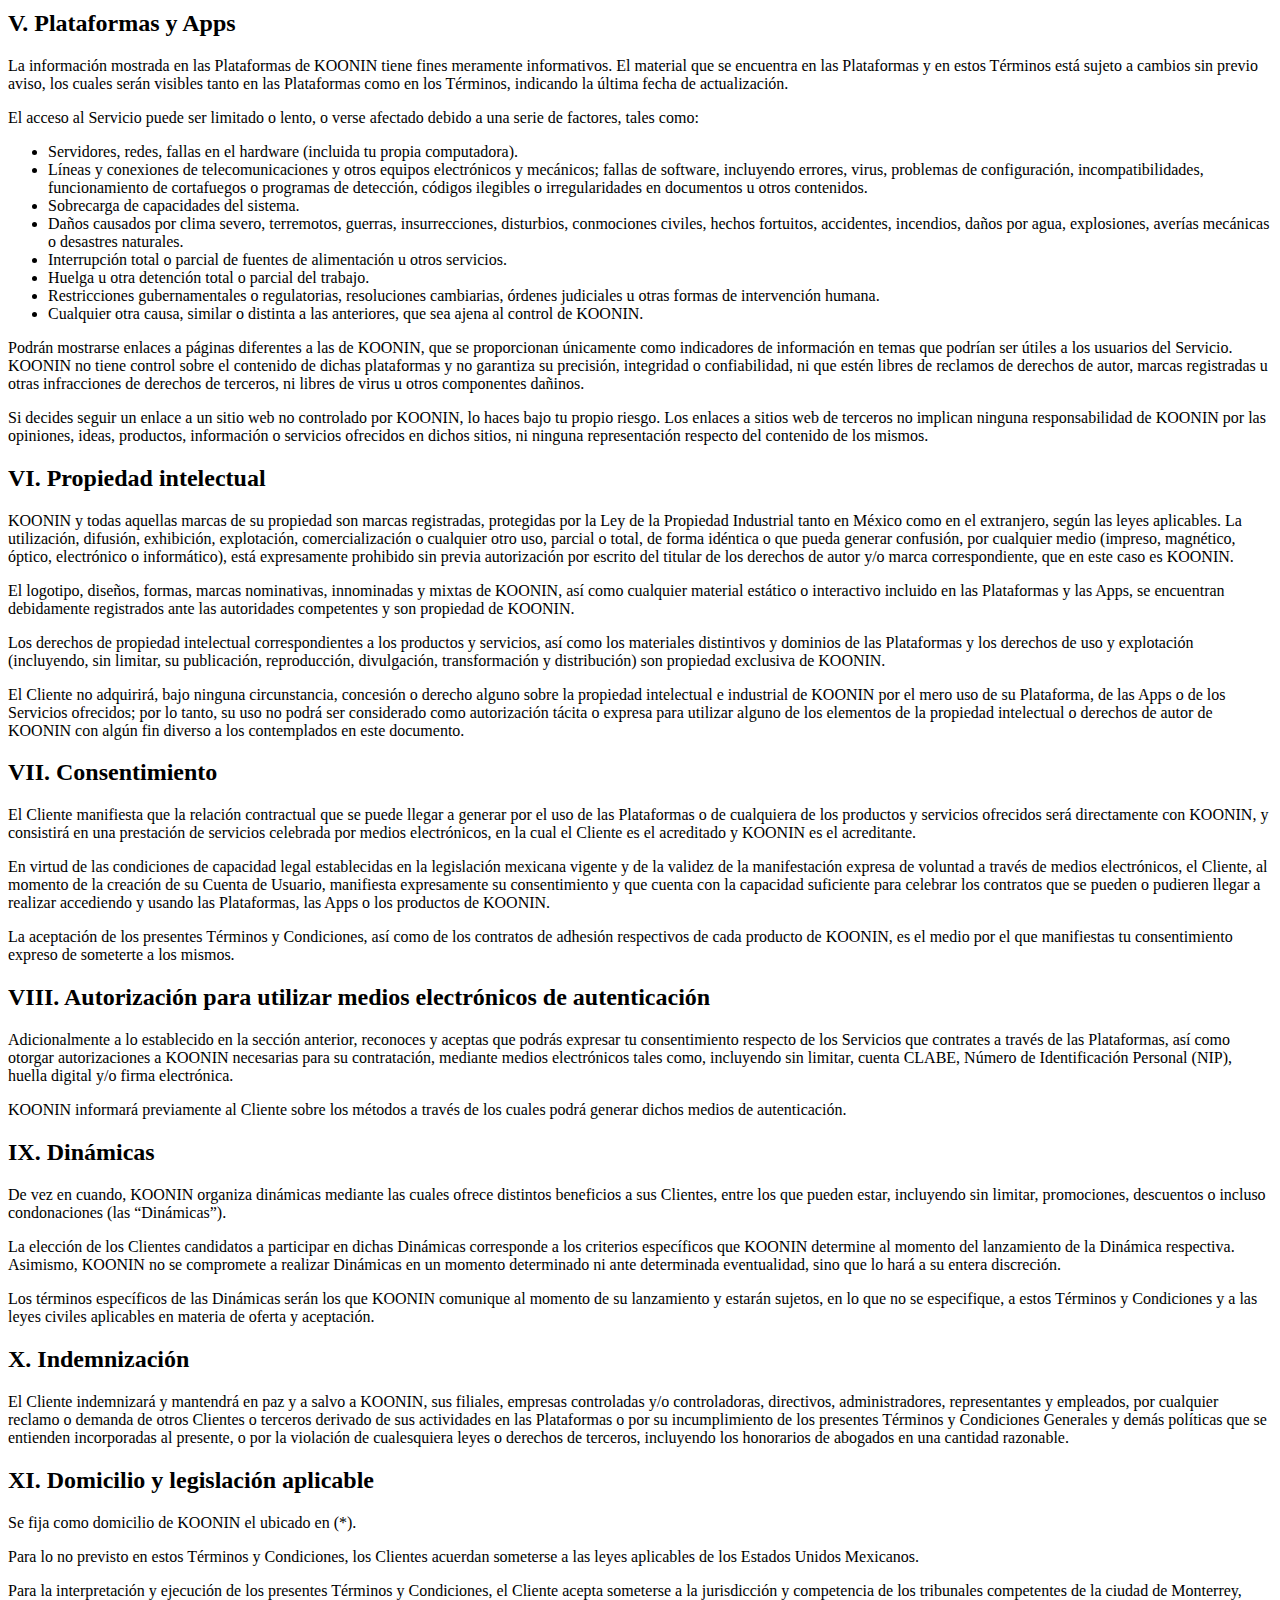
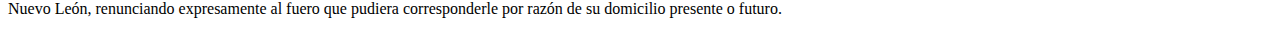
<file: docs/terminos.html>
<!DOCTYPE html>
<html lang="es">
<head>
  <meta charset="UTF-8">
  <title>Términos y Condiciones de Uso de Kóonin</title>
  <meta name="viewport" content="width=device-width, initial-scale=1.0">
  <meta name="description" content="Términos y Condiciones Generales de Uso de las plataformas y servicios de Kóonin.">
</head>
<body>
  <header>
    <h1>Términos y Condiciones de Uso de Kóonin</h1>
    <p>
      Al acceder y utilizar las plataformas web y aplicaciones móviles de Koonin, S.A.S. de C.V.
      (“Koonin” o “KOONIN”), aceptas estos Términos y Condiciones. Si no estás de acuerdo con ellos,
      debes abstenerte de utilizar las plataformas y servicios. El detalle completo de tus derechos y
      obligaciones se describe a continuación.
    </p>
    <p><strong>Última actualización:</strong> 8 de septiembre de 2025</p>
  </header>

  <main>
    <section>
      <h2>Introducción</h2>
      <p>
        Koonin, S.A.S. de C.V. (en lo sucesivo “KOONIN”), con domicilio en (*), da a conocer por este medio
        los Términos y Condiciones Generales de Uso de sus páginas web que deriven de todos aquellos dominios
        de los que KOONIN sea propietario y/o sus aplicaciones móviles propias o de terceros (“App(s)”) y,
        en general, todos sus desarrollos tecnológicos presentes o futuros (en conjunto con las Páginas Web
        y las Apps, las “Plataformas”), en las cuales se pueden encontrar, de forma enunciativa mas no limitativa,
        información, servicios, consultas, contenidos y/o productos (en conjunto, los “Servicios”).
      </p>
      <p>
        Los presentes Términos y Condiciones Generales de Uso (en lo sucesivo, los “Términos” o “Condiciones”)
        tienen un carácter obligatorio y vinculante; todo usuario deberá abstenerse de utilizar las Plataformas
        y/o los Servicios ofrecidos por KOONIN en caso de no aceptarlos. Toda aplicación o gestión dentro de
        las Plataformas se entenderá como la aceptación expresa de los presentes Términos y Condiciones.
      </p>
      <p>
        Los presentes Términos y Condiciones generan obligaciones y derechos entre KOONIN y tú como usuario, por lo que,
        al aceptarlos y continuar con el uso de las Plataformas, adquieres la calidad de “Cliente” de KOONIN aun cuando,
        derivado de los procesos de contratación de KOONIN, no pudieras hacer uso de los productos y servicios
        que este ofrece. En virtud de lo anterior, tienes la obligación de leer, entender y aceptar todas las
        condiciones establecidas en los presentes Términos, en el Aviso de Privacidad y en los demás documentos
        análogos que impliquen una referencia directa o indirecta a los primeros, antes de registrarte como
        Cliente o realizar cualquier gestión dentro de las Plataformas de KOONIN.
      </p>
      <p><strong>LEE ESTOS TÉRMINOS Y CONDICIONES DETENIDAMENTE ANTES DE ACCEDER O USAR LOS SERVICIOS.</strong></p>
    </section>

    <section>
      <h2>I. Uso y restricciones</h2>
      <p>
        Mediante tu acceso y uso de las Plataformas o de los productos de KOONIN, estás acordando vincularte
        jurídicamente por estos Términos y Condiciones, que pueden establecer una relación contractual
        entre tú y KOONIN. Si no aceptas dichos Términos y Condiciones, no podrás acceder ni usar los Servicios,
        mismos que estarán únicamente disponibles para personas que gocen de capacidad legal para contratar
        y para quienes no hayan sido vetados definitiva o parcialmente por KOONIN, a su sola discreción,
        en relación con su comportamiento crediticio o personal.
      </p>
      <p>
        KOONIN podrá poner fin de inmediato a estos Términos y Condiciones o a cualquiera de los Servicios
        respecto de ti o, en general, dejar de ofrecer o denegar el acceso a los mismos o a cualquier parte de ellos,
        en cualquier momento y por cualquier motivo.
      </p>
      <p>
        Podrán aplicarse condiciones suplementarias a determinados Servicios, como políticas para una actividad
        o una promoción particular, y dichas condiciones suplementarias se comunicarán en relación con los
        Servicios aplicables. Las condiciones suplementarias se establecen además de los presentes Términos
        y se considerarán parte de estos a efectos de los Servicios aplicables. En caso de conflicto, las
        condiciones suplementarias prevalecerán sobre estos Términos respecto de los Servicios a los que apliquen.
      </p>
      <p>
        Para solicitar cualquiera de los Servicios de KOONIN, deberás completar el formulario correspondiente con
        tu información personal de manera precisa, verdadera y libre de vicios de mala fe, asumiendo el compromiso
        de monitorear y modificar tus datos personales cuando sea necesario. KOONIN no se responsabilizará, bajo
        ninguna circunstancia, por la imprecisión de los datos personales que brindes, reservándose la facultad
        de requerir documentación comprobatoria.
      </p>
      <p>
        La recopilación y el uso que hacemos de la información personal en relación con los Servicios se realiza
        conforme a lo dispuesto en nuestro Aviso de Privacidad Integral para Clientes/Usuarios, disponible en
        <a href="https://www.koonin.com.mx/docs/politicas.html">https://www.koonin.com.mx/politicas.html</a>.
      </p>
    </section>

    <section>
      <h2>II. Modificaciones</h2>
      <p>
        KOONIN podrá modificar libremente, en cualquier momento, los presentes Términos y Condiciones cuando lo
        considere oportuno. Las modificaciones serán efectivas después de la publicación por parte de KOONIN
        de dichos Términos y Condiciones actualizados en sus Plataformas o de las políticas modificadas o
        condiciones suplementarias sobre el Servicio aplicable.
      </p>
      <p>
        Tu acceso y/o uso continuado de las Plataformas o de los Servicios después de la publicación de las
        modificaciones constituye tu consentimiento a vincularte por los Términos y Condiciones modificados,
        siendo la última versión publicada la que regulará inmediatamente las relaciones comerciales que se
        generen al momento de realizarse la transacción.
      </p>
    </section>

    <section>
      <h2>III. Objeto</h2>
      <p>
        Los presentes Términos y Condiciones regulan la autorización de uso que otorga KOONIN a los Clientes,
        para que estos ingresen a sus Plataformas, se informen sobre los Servicios que KOONIN ofrece y, en su caso,
        soliciten alguno de ellos.
      </p>
      <p>
        La celebración de la relación contractual aquí estipulada se da únicamente entre KOONIN y Clientes
        personas físicas de nacionalidad mexicana o con forma migratoria vigente, mayores de edad y con capacidad
        legal para contratar.
      </p>
      <p>
        KOONIN opera completamente en línea, sin intervención de terceros o intermediarios, por lo que el proceso de
        contratación de los Servicios de KOONIN se realiza siempre a través de sus Plataformas o de forma presencial
        en sus centros de atención, o por medios no oficiales como pueden ser, incluyendo sin limitar, redes sociales
        y llamadas telefónicas. El Cliente, al utilizar las Plataformas de KOONIN, declara que actúa por cuenta propia
        y que el Servicio será para uso personal y nunca para un tercero.
      </p>
    </section>

    <section>
      <h2>IV. Cuenta de usuario</h2>
      <p>
        Sujeto al cumplimiento de los presentes Términos y Condiciones, los usuarios crean, con su correo electrónico,
        una cuenta de usuario personal, exclusiva e intransferible para realizar los procesos de adquisición de los
        Servicios de KOONIN en las Plataformas (la “Cuenta de Usuario”), adquiriendo a partir de dicho momento la
        calidad de “Cliente” de KOONIN para todos los efectos legales a que haya lugar. KOONIN se reserva cualquier
        derecho que no haya sido expresamente otorgado por los presentes Términos y Condiciones.
      </p>
      <p>
        El uso de la Cuenta de Usuario es personal e intransferible, por lo cual los Clientes no se encuentran
        facultados para ceder los datos de validación para el acceso a su perfil. En caso de olvido de los datos
        de validación o de usurpación de estos, es obligación del Cliente informar a KOONIN, a través de los medios
        que este último ponga a su disposición, para que se puedan recuperar los datos de validación correspondientes.
      </p>
      <p>
        En caso de olvido o de usurpación, el Cliente también podrá recuperar su contraseña mediante el envío de un
        correo electrónico a la cuenta de soporte indicada por KOONIN.
      </p>
      <p>
        En cualquier momento en que KOONIN detecte que la Cuenta de Usuario está siendo utilizada de manera fraudulenta,
        deshonesta o inapropiada, KOONIN tendrá la facultad de suspender, ya sea temporal o permanentemente, según sea
        el caso, el servicio y acceso a la Plataforma. KOONIN podrá desconocer la actividad de dicha cuenta, deslindarse
        de la responsabilidad de las actividades realizadas por esta y, en su caso, reportar a las autoridades
        correspondientes el mal uso de dicha Cuenta de Usuario.
      </p>
      <p>
        Es la entera responsabilidad del Cliente mantener de forma confidencial y en un lugar seguro su usuario
        y contraseña para acceder a su perfil en cualquiera de las Plataformas de KOONIN; mediante el presente instrumento,
        el Cliente deslinda a KOONIN de toda responsabilidad por la pérdida o daño alguno, sin importar su alcance o
        naturaleza, que resulte del acceso no autorizado al perfil del Cliente.
      </p>
    </section>

    <section>
      <h2>V. Plataformas y Apps</h2>
      <p>
        La información mostrada en las Plataformas de KOONIN tiene fines meramente informativos. El material que se
        encuentra en las Plataformas y en estos Términos está sujeto a cambios sin previo aviso, los cuales serán
        visibles tanto en las Plataformas como en los Términos, indicando la última fecha de actualización.
      </p>
      <p>
        El acceso al Servicio puede ser limitado o lento, o verse afectado debido a una serie de factores, tales como:
      </p>
      <ul>
        <li>Servidores, redes, fallas en el hardware (incluida tu propia computadora).</li>
        <li>
          Líneas y conexiones de telecomunicaciones y otros equipos electrónicos y mecánicos; fallas de software,
          incluyendo errores, virus, problemas de configuración, incompatibilidades, funcionamiento de cortafuegos
          o programas de detección, códigos ilegibles o irregularidades en documentos u otros contenidos.
        </li>
        <li>Sobrecarga de capacidades del sistema.</li>
        <li>
          Daños causados por clima severo, terremotos, guerras, insurrecciones, disturbios, conmociones civiles,
          hechos fortuitos, accidentes, incendios, daños por agua, explosiones, averías mecánicas o desastres naturales.
        </li>
        <li>Interrupción total o parcial de fuentes de alimentación u otros servicios.</li>
        <li>Huelga u otra detención total o parcial del trabajo.</li>
        <li>
          Restricciones gubernamentales o regulatorias, resoluciones cambiarias, órdenes judiciales u otras formas
          de intervención humana.
        </li>
        <li>
          Cualquier otra causa, similar o distinta a las anteriores, que sea ajena al control de KOONIN.
        </li>
      </ul>
      <p>
        Podrán mostrarse enlaces a páginas diferentes a las de KOONIN, que se proporcionan únicamente como indicadores
        de información en temas que podrían ser útiles a los usuarios del Servicio. KOONIN no tiene control sobre
        el contenido de dichas plataformas y no garantiza su precisión, integridad o confiabilidad, ni que estén
        libres de reclamos de derechos de autor, marcas registradas u otras infracciones de derechos de terceros,
        ni libres de virus u otros componentes dañinos.
      </p>
      <p>
        Si decides seguir un enlace a un sitio web no controlado por KOONIN, lo haces bajo tu propio riesgo.
        Los enlaces a sitios web de terceros no implican ninguna responsabilidad de KOONIN por las opiniones, ideas,
        productos, información o servicios ofrecidos en dichos sitios, ni ninguna representación respecto del contenido
        de los mismos.
      </p>
    </section>

    <section>
      <h2>VI. Propiedad intelectual</h2>
      <p>
        KOONIN y todas aquellas marcas de su propiedad son marcas registradas, protegidas por la Ley de la Propiedad
        Industrial tanto en México como en el extranjero, según las leyes aplicables. La utilización, difusión,
        exhibición, explotación, comercialización o cualquier otro uso, parcial o total, de forma idéntica o que
        pueda generar confusión, por cualquier medio (impreso, magnético, óptico, electrónico o informático),
        está expresamente prohibido sin previa autorización por escrito del titular de los derechos de autor y/o
        marca correspondiente, que en este caso es KOONIN.
      </p>
      <p>
        El logotipo, diseños, formas, marcas nominativas, innominadas y mixtas de KOONIN, así como cualquier
        material estático o interactivo incluido en las Plataformas y las Apps, se encuentran debidamente registrados
        ante las autoridades competentes y son propiedad de KOONIN.
      </p>
      <p>
        Los derechos de propiedad intelectual correspondientes a los productos y servicios, así como los materiales
        distintivos y dominios de las Plataformas y los derechos de uso y explotación (incluyendo, sin limitar,
        su publicación, reproducción, divulgación, transformación y distribución) son propiedad exclusiva de KOONIN.
      </p>
      <p>
        El Cliente no adquirirá, bajo ninguna circunstancia, concesión o derecho alguno sobre la propiedad intelectual
        e industrial de KOONIN por el mero uso de su Plataforma, de las Apps o de los Servicios ofrecidos; por lo tanto,
        su uso no podrá ser considerado como autorización tácita o expresa para utilizar alguno de los elementos de la
        propiedad intelectual o derechos de autor de KOONIN con algún fin diverso a los contemplados en este documento.
      </p>
    </section>

    <section>
      <h2>VII. Consentimiento</h2>
      <p>
        El Cliente manifiesta que la relación contractual que se puede llegar a generar por el uso de las Plataformas
        o de cualquiera de los productos y servicios ofrecidos será directamente con KOONIN, y consistirá en una
        prestación de servicios celebrada por medios electrónicos, en la cual el Cliente es el acreditado y KOONIN
        es el acreditante.
      </p>
      <p>
        En virtud de las condiciones de capacidad legal establecidas en la legislación mexicana vigente y de la validez
        de la manifestación expresa de voluntad a través de medios electrónicos, el Cliente, al momento de la creación
        de su Cuenta de Usuario, manifiesta expresamente su consentimiento y que cuenta con la capacidad suficiente
        para celebrar los contratos que se pueden o pudieren llegar a realizar accediendo y usando las Plataformas,
        las Apps o los productos de KOONIN.
      </p>
      <p>
        La aceptación de los presentes Términos y Condiciones, así como de los contratos de adhesión respectivos
        de cada producto de KOONIN, es el medio por el que manifiestas tu consentimiento expreso de someterte a los mismos.
      </p>
    </section>

    <section>
      <h2>VIII. Autorización para utilizar medios electrónicos de autenticación</h2>
      <p>
        Adicionalmente a lo establecido en la sección anterior, reconoces y aceptas que podrás expresar tu consentimiento
        respecto de los Servicios que contrates a través de las Plataformas, así como otorgar autorizaciones a KOONIN
        necesarias para su contratación, mediante medios electrónicos tales como, incluyendo sin limitar, cuenta CLABE,
        Número de Identificación Personal (NIP), huella digital y/o firma electrónica.
      </p>
      <p>
        KOONIN informará previamente al Cliente sobre los métodos a través de los cuales podrá generar dichos medios
        de autenticación.
      </p>
    </section>

    <section>
      <h2>IX. Dinámicas</h2>
      <p>
        De vez en cuando, KOONIN organiza dinámicas mediante las cuales ofrece distintos beneficios a sus Clientes,
        entre los que pueden estar, incluyendo sin limitar, promociones, descuentos o incluso condonaciones
        (las “Dinámicas”).
      </p>
      <p>
        La elección de los Clientes candidatos a participar en dichas Dinámicas corresponde a los criterios específicos
        que KOONIN determine al momento del lanzamiento de la Dinámica respectiva. Asimismo, KOONIN no se compromete
        a realizar Dinámicas en un momento determinado ni ante determinada eventualidad, sino que lo hará a su entera
        discreción.
      </p>
      <p>
        Los términos específicos de las Dinámicas serán los que KOONIN comunique al momento de su lanzamiento y estarán
        sujetos, en lo que no se especifique, a estos Términos y Condiciones y a las leyes civiles aplicables en materia
        de oferta y aceptación.
      </p>
    </section>

    <section>
      <h2>X. Indemnización</h2>
      <p>
        El Cliente indemnizará y mantendrá en paz y a salvo a KOONIN, sus filiales, empresas controladas y/o controladoras,
        directivos, administradores, representantes y empleados, por cualquier reclamo o demanda de otros Clientes o
        terceros derivado de sus actividades en las Plataformas o por su incumplimiento de los presentes Términos
        y Condiciones Generales y demás políticas que se entienden incorporadas al presente, o por la violación de
        cualesquiera leyes o derechos de terceros, incluyendo los honorarios de abogados en una cantidad razonable.
      </p>
    </section>

    <section>
      <h2>XI. Domicilio y legislación aplicable</h2>
      <p>
        Se fija como domicilio de KOONIN el ubicado en (*).
      </p>
      <p>
        Para lo no previsto en estos Términos y Condiciones, los Clientes acuerdan someterse a las leyes aplicables
        de los Estados Unidos Mexicanos.
      </p>
      <p>
        Para la interpretación y ejecución de los presentes Términos y Condiciones, el Cliente acepta someterse
        a la jurisdicción y competencia de los tribunales competentes de la ciudad de Monterrey, Nuevo León,
        renunciando expresamente al fuero que pudiera corresponderle por razón de su domicilio presente o futuro.
      </p>
    </section>
  </main>
</body>
</html>
</file>
<file: styles.css>
/* ===== CONFIGURACIÓN GLOBAL Y VARIABLES ===== */
:root {
  --color-primary: #05B3BF;
  --color-primary-dark: #049aa7;
  --color-accent: #FC5B25;
  --color-text: #194141;
  --color-bg: #EEE7D9;
  --color-bg-alt: #FFFFFF;
  --font-family: 'Poppins', sans-serif;
  --shadow-light: 0 4px 12px rgba(0, 0, 0, 0.05);
  --shadow-medium: 0 8px 24px rgba(0, 0, 0, 0.08);
  --nav-height: 70px;
}

* {
  box-sizing: border-box;
  margin: 0;
  padding: 0;
}

html {
  /* Esto reemplaza tu JS para el scroll suave. Es más eficiente. */
  scroll-behavior: smooth;
  /* Esto asegura que el scroll se alinee bien con el nav fijo */
  scroll-padding-top: var(--nav-height);
}

body {
  font-family: var(--font-family);
  background: var(--color-bg);
  color: var(--color-text);
  line-height: 1.7;
}

img {
  max-width: 100%;
  display: block;
}

.container {
  max-width: 1100px;
  margin: auto;
  padding: 1rem 2rem; /* Padding base, ajustado en secciones */
}

.section {
  padding: 5rem 0;
}

.alt {
  background: var(--color-bg-alt);
}

h1, h2, h3, h4 {
  font-weight: 600;
  margin-bottom: 1rem;
  line-height: 1.3;
}
h1 { font-size: 3rem; font-weight: 700; }
h2 { font-size: 2.25rem; text-align: center; }
h3 { font-size: 1.5rem; }
h4 { font-size: 1.15rem; }

p, li {
  margin-bottom: 1rem;
}

a {
  text-decoration: none;
  color: var(--color-primary);
  transition: color 0.3s ease;
}

a:hover {
  color: var(--color-accent);
}

.btn-primary {
  display: inline-block;
  background: var(--color-primary);
  color: white;
  padding: 0.8rem 1.8rem;
  border-radius: 50px; /* Bordes redondeados para un look más "amigable" */
  font-weight: 600;
  transition: transform 0.3s ease, background-color 0.3s ease;
}

.btn-primary:hover {
  background: var(--color-primary-dark);
  color: white;
  transform: scale(1.05);
}

/* ===== NAV ===== */
.nav-container {
  background: var(--color-bg);
  position: sticky;
  top: 0;
  z-index: 1000;
  box-shadow: var(--shadow-light);
  height: var(--nav-height);
}

.nav {
  display: flex;
  justify-content: space-between;
  align-items: center;
  height: 100%;
  padding: 0 2rem;
  max-width: 1200px; /* Un poco más ancho para el nav */
  margin: auto;
}

.logo {
  height: 40px;
  width: auto;
}

.nav-links a {
  margin-left: 1.5rem;
  font-weight: 500;
  color: var(--color-text);
  position: relative;
  padding: 0.25rem 0;
}

/* Subrayado animado en hover */
.nav-links a::after {
  content: '';
  position: absolute;
  bottom: 0;
  left: 0;
  width: 0;
  height: 2px;
  background: var(--color-primary);
  transition: width 0.3s ease;
}

.nav-links a:hover::after {
  width: 100%;
}

.btn-nav {
  background: var(--color-primary);
  color: white;
  padding: 0.5rem 1.2rem;
  border-radius: 50px;
  transition: background-color 0.3s ease, transform 0.3s ease;
}

.btn-nav:hover {
  background: var(--color-primary-dark);
  color: white;
  transform: scale(1.05);
}

.btn-nav::after { /* Quitar subrayado del botón */
  display: none;
}

/* Botón de Menú Móvil */
.nav-toggle {
  display: none; /* Oculto en desktop */
  background: transparent;
  border: none;
  cursor: pointer;
  padding: 0.5rem;
}

.nav-toggle .bar {
  display: block;
  width: 25px;
  height: 3px;
  margin: 5px 0;
  background: var(--color-text);
  transition: all 0.3s ease-in-out;
}


:root {
  --color-primary: #05B3BF;
  --color-primary-dark: #049aa7;
  --color-accent: #FC5B25;
  --color-text: #194141;
  --color-bg: #EEE7D9;
  --color-bg-alt: #FFFFFF;
  --font-family: 'Poppins', sans-serif;
  --shadow-light: 0 4px 12px rgba(0, 0, 0, 0.05);
  --shadow-medium: 0 8px 24px rgba(0, 0, 0, 0.08);
  --nav-height: 70px;
}

* {
  box-sizing: border-box;
  margin: 0;
  padding: 0;
}

html {
  /* Esto reemplaza tu JS para el scroll suave. Es más eficiente. */
  scroll-behavior: smooth;
  /* Esto asegura que el scroll se alinee bien con el nav fijo */
  scroll-padding-top: var(--nav-height);
}

body {
  font-family: var(--font-family);
  background: var(--color-bg);
  color: var(--color-text);
  line-height: 1.7;
}

img {
  max-width: 100%;
  display: block;
}

.container {
  max-width: 1100px;
  margin: auto;
  padding: 1rem 2rem; /* Padding base, ajustado en secciones */
}

.section {
  padding: 5rem 0;
}

.alt {
  background: var(--color-bg-alt);
}

h1, h2, h3, h4 {
  font-weight: 600;
  margin-bottom: 1rem;
  line-height: 1.3;
}
h1 { font-size: 3rem; font-weight: 700; }
h2 { font-size: 2.25rem; text-align: center; }
h3 { font-size: 1.5rem; }
h4 { font-size: 1.15rem; }

p, li {
  margin-bottom: 1rem;
}

a {
  text-decoration: none;
  color: var(--color-primary);
  transition: color 0.3s ease;
}

a:hover {
  color: var(--color-accent);
}

.btn-primary {
  display: inline-block;
  background: var(--color-primary);
  color: white;
  padding: 0.8rem 1.8rem;
  border-radius: 50px; /* Bordes redondeados para un look más "amigable" */
  font-weight: 600;
  transition: transform 0.3s ease, background-color 0.3s ease;
}

.btn-primary:hover {
  background: var(--color-primary-dark);
  color: white;
  transform: scale(1.05);
}

/* ===== NAV ===== */
.nav-container {
  background: var(--color-bg);
  position: sticky;
  top: 0;
  z-index: 1000;
  box-shadow: var(--shadow-light);
  height: var(--nav-height);
}

.nav {
  display: flex;
  justify-content: space-between;
  align-items: center;
  height: 100%;
  padding: 0 2rem;
  max-width: 1200px; /* Un poco más ancho para el nav */
  margin: auto;
}

.logo {
  height: 40px;
  width: auto;
}

.nav-links a {
  margin-left: 1.5rem;
  font-weight: 500;
  color: var(--color-text);
  position: relative;
  padding: 0.25rem 0;
}

/* Subrayado animado en hover */
.nav-links a::after {
  content: '';
  position: absolute;
  bottom: 0;
  left: 0;
  width: 0;
  height: 2px;
  background: var(--color-primary);
  transition: width 0.3s ease;
}

.nav-links a:hover::after {
  width: 100%;
}

.btn-nav {
  background: var(--color-primary);
  color: white;
  padding: 0.5rem 1.2rem;
  border-radius: 50px;
  transition: background-color 0.3s ease, transform 0.3s ease;
}

.btn-nav:hover {
  background: var(--color-primary-dark);
  color: white;
  transform: scale(1.05);
}

.btn-nav::after { /* Quitar subrayado del botón */
  display: none;
}

/* Botón de Menú Móvil */
.nav-toggle {
  display: none; /* Oculto en desktop */
  background: transparent;
  border: none;
  cursor: pointer;
  padding: 0.5rem;
}

.nav-toggle .bar {
  display: block;
  width: 25px;
  height: 3px;
  margin: 5px 0;
  background: var(--color-text);
  transition: all 0.3s ease-in-out;
}

/* ===== HERO ===== */
#hero {
  display: flex;
  align-items: center;
  justify-content: center;
  padding: 4rem 0; /* Ajustado para el nav fijo */
  min-height: calc(100vh - var(--nav-height));
}

.hero-grid {
  display: grid;
  grid-template-columns: 1fr 1fr;
  align-items: center;
  gap: 3rem;
}

.hero-img img {
  /* Animación de "flote" */
  animation: float 4s ease-in-out infinite;
}

@keyframes float {
  0% { transform: translateY(0px); }
  50% { transform: translateY(-15px); }
  100% { transform: translateY(0px); }
}

/* ===== VALORES (SOBRE) ===== */
.values {
  display: grid;
  grid-template-columns: repeat(3, 1fr);
  gap: 2rem;
  margin-top: 3rem;
}

.value {
  background: var(--color-bg-alt);
  border-radius: 16px;
  padding: 2rem;
  box-shadow: var(--shadow-light);
  transition: transform 0.3s ease, box-shadow 0.3s ease;
}

.value:hover {
  transform: translateY(-8px);
  box-shadow: var(--shadow-medium);
}

/* ===== CÓMO FUNCIONA ===== */
.steps {
  display: grid;
  grid-template-columns: repeat(4, 1fr);
  gap: 2rem;
  margin-top: 3rem;
}

.step {
  background: var(--color-bg);
  border-radius: 12px;
  padding: 2rem 1.5rem;
  text-align: center;
  border: 1px solid rgba(0,0,0,0.05);
  box-shadow: var(--shadow-light);
  transition: transform 0.3s ease;
}

.step:hover {
  transform: scale(1.05);
}

.step span {
  display: inline-block;
  background: var(--color-primary);
  color: white;
  border-radius: 50%;
  width: 40px;
  height: 40px;
  line-height: 40px;
  font-weight: 700;
  font-size: 1.2rem;
  margin-bottom: 1rem;
}

/* ===== FUNCIONES ===== */
.grid {
  display: grid;
  grid-template-columns: repeat(auto-fit, minmax(240px, 1fr));
  gap: 2rem;
  margin-top: 3rem;
}

.card {
  background: var(--color-bg-alt);
  border-radius: 12px;
  padding: 1.5rem;
  box-shadow: var(--shadow-light);
  text-align: center;
  transition: transform 0.3s ease, box-shadow 0.3s ease;
}
.card:hover {
  transform: translateY(-8px);
  box-shadow: var(--shadow-medium);
}
.card img {
  border-radius: 8px;
  margin-bottom: 1rem;
}

/* ===== FAQ (Acordeón) ===== */
.faq-item {
  background: var(--color-bg-alt);
  border-radius: 8px;
  margin-bottom: 1rem;
  box-shadow: var(--shadow-light);
  border: 1px solid rgba(0,0,0,0.05);
}
.faq-item summary {
  padding: 1.5rem;
  font-size: 1.1rem;
  font-weight: 500;
  cursor: pointer;
  position: relative;
  list-style: none; /* Quita flecha default */
}
.faq-item summary::after {
  content: '+';
  position: absolute;
  right: 1.5rem;
  top: 50%;
  transform: translateY(-50%);
  font-size: 1.5rem;
  font-weight: 400;
  color: var(--color-primary);
  transition: transform 0.2s ease;
}
.faq-item[open] summary::after {
  content: '−';
  transform: translateY(-50%);
}
.faq-item p {
  padding: 0 1.5rem 1.5rem;
  margin: 0;
  border-top: 1px solid var(--color-bg);
}

/* ===== CONTACTO ===== */
.contact {
  text-align: center;
}
.socials {
  margin-top: 2rem;
  display: flex;
  justify-content: center;
  gap: 1.5rem;
}
.socials img {
  width: 32px;
  height: 32px;
  opacity: 0.8;
  transition: opacity 0.3s ease, transform 0.3s ease;
}
.socials img:hover {
  opacity: 1;
  transform: scale(1.15);
}

/* ===== FOOTER ===== */
footer {
  text-align: center;
  padding: 2rem;
  background: var(--color-bg);
  border-top: 1px solid rgba(0, 0, 0, 0.05);
  font-size: 0.9rem;
  margin-top: 2rem;
}

/* ===== CLASES DE ANIMACIÓN (PARA JS) ===== */
.animate-on-scroll {
  opacity: 0;
  transform: translateY(30px);
  transition: opacity 0.6s ease-out, transform 0.6s ease-out;
  /* Mantiene el estado oculto antes de la animación */
  will-change: opacity, transform;
}

.animate-on-scroll.is-visible {
  opacity: 1;
  transform: translateY(0);
}

/* ===== DISEÑO ADAPTABLE (RESPONSIVE) ===== */

@media (max-width: 900px) {
  .hero-grid { grid-template-columns: 1fr; text-align: center; }
  .hero-img { order: -1; margin-bottom: 2rem; }
  .hero-img img { max-width: 70%; margin: auto; }
  .values { grid-template-columns: 1fr 1fr; }
  .steps { grid-template-columns: 1fr 1fr; }
}

@media (max-width: 768px) {
  h1 { font-size: 2.5rem; }
  h2 { font-size: 2rem; }

  /* --- Menú Móvil --- */
  .nav-toggle {
    display: block; /* Muestra el botón de hamburguesa */
  }

  .nav-links {
    position: fixed;
    top: var(--nav-height);
    left: 0;
    width: 100%;
    height: calc(100vh - var(--nav-height));
    background: var(--color-bg-alt);
    flex-direction: column;
    align-items: center;
    justify-content: center;
    
    /* Oculto por defecto */
    transform: translateX(100%);
    transition: transform 0.4s ease-in-out;
  }

  .nav-links.active {
    transform: translateX(0); /* Muestra el menú */
  }

  .nav-links a {
    margin: 1.5rem 0;
    font-size: 1.25rem;
  }
  
  /* Animación del botón de hamburguesa */
  .nav-toggle.active .bar:nth-child(2) {
    opacity: 0;
  }
  .nav-toggle.active .bar:nth-child(1) {
    transform: translateY(8px) rotate(45deg);
  }
  .nav-toggle.active .bar:nth-child(3) {
    transform: translateY(-8px) rotate(-45deg);
  }

  /* --- Ajuste de Secciones --- */
  .section { padding: 4rem 0; }
  .container { padding: 1rem 1.5rem; }
  .values { grid-template-columns: 1fr; }
  .steps { grid-template-columns: 1fr; }
}
/* ===== TEXTO LEGAL ===== */
.legal-text {
  background: var(--color-bg-alt);
  border-radius: 8px;
  padding: 1.5rem;
  margin-top: 1rem;
  box-shadow: var(--shadow-light);
  max-height: 400px;
  overflow-y: auto;
  font-size: 0.95rem;
  line-height: 1.6;
}
.legal-text h4 {
  margin-top: 1.5rem;
  color: var(--color-primary);
}
</file>
